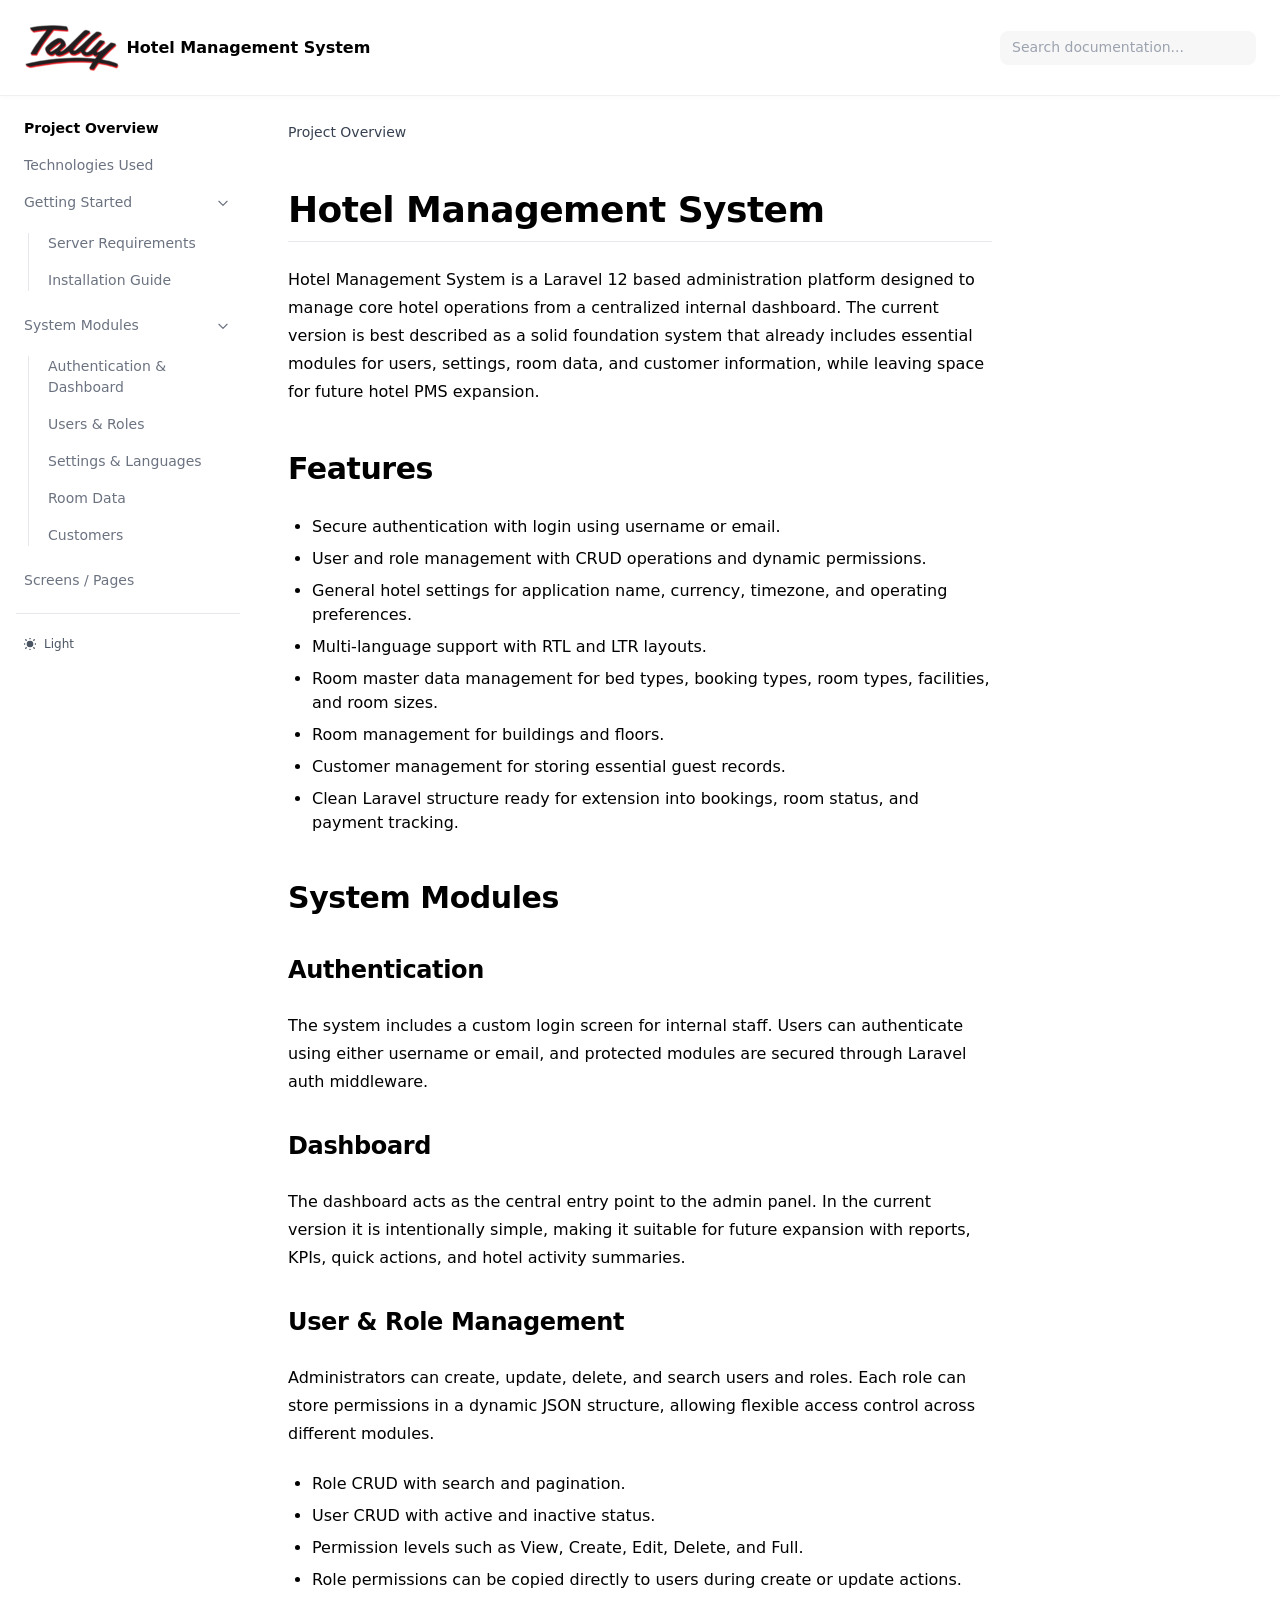
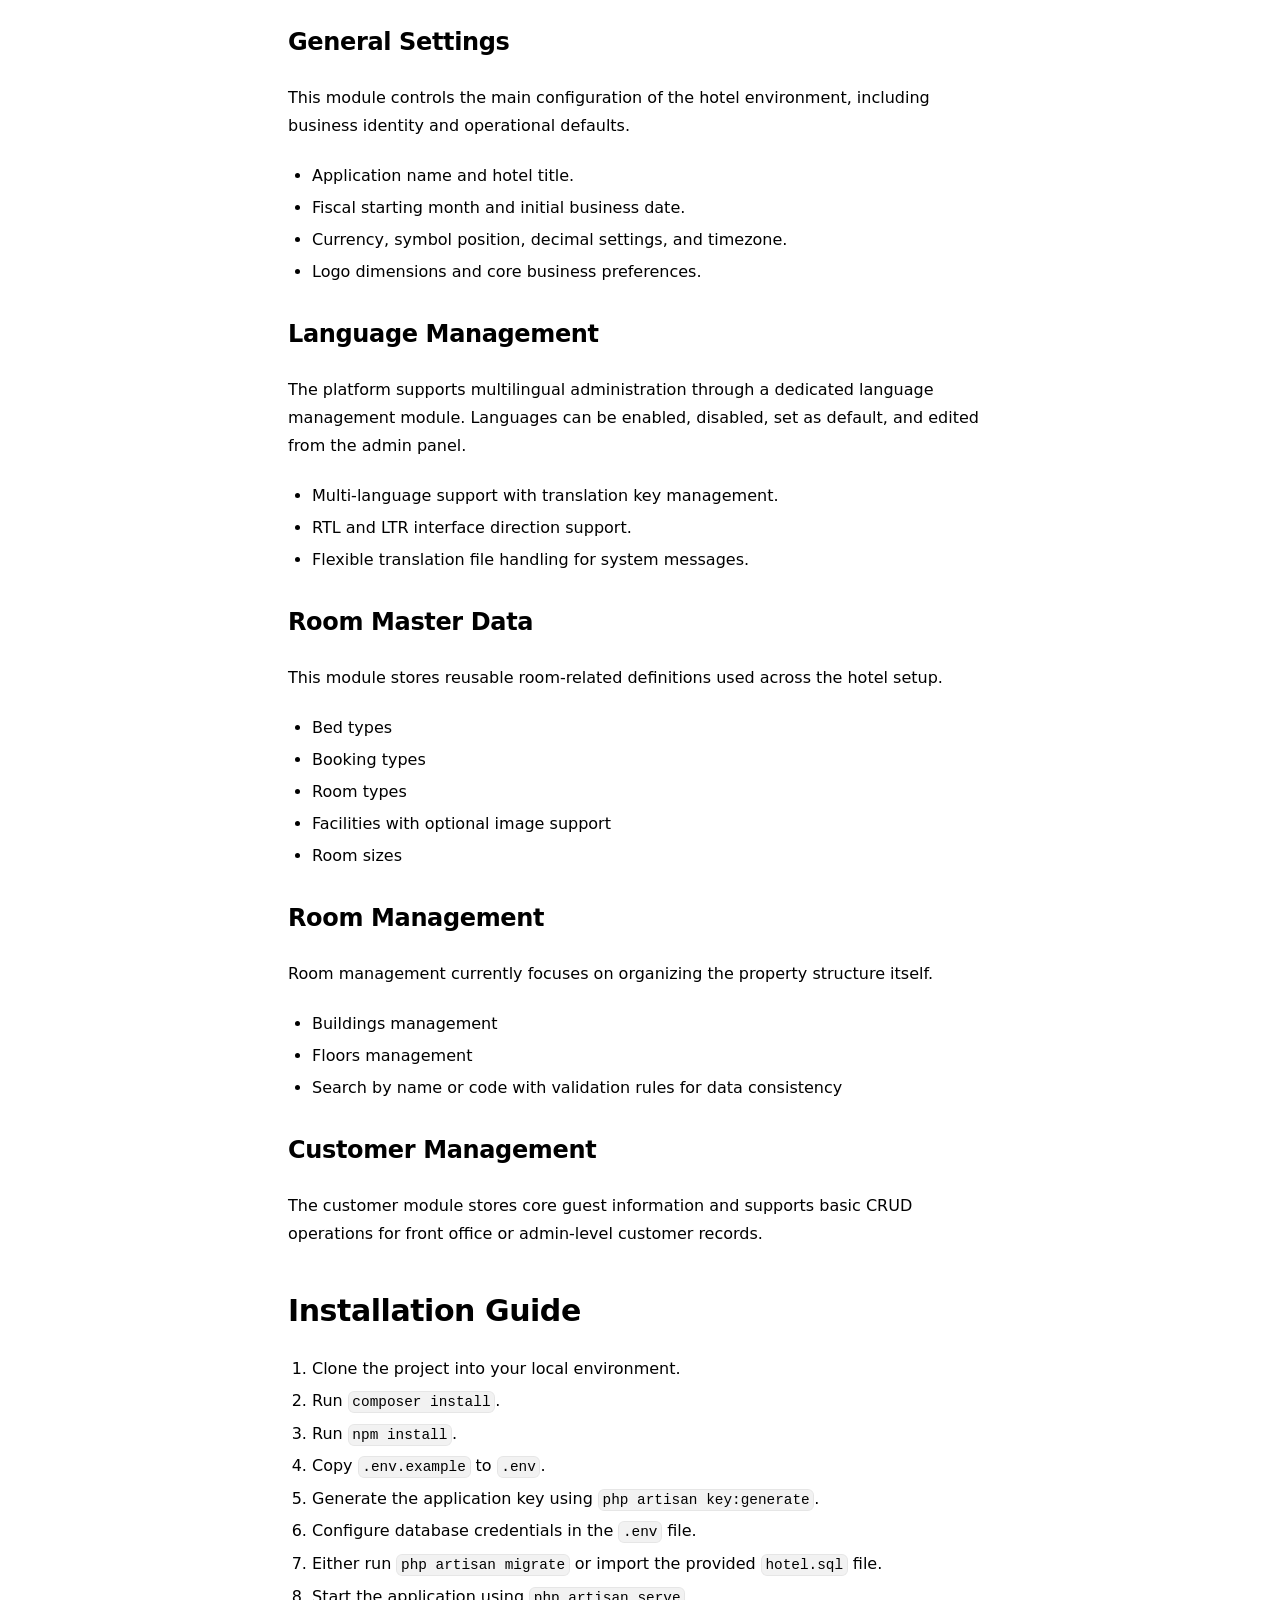
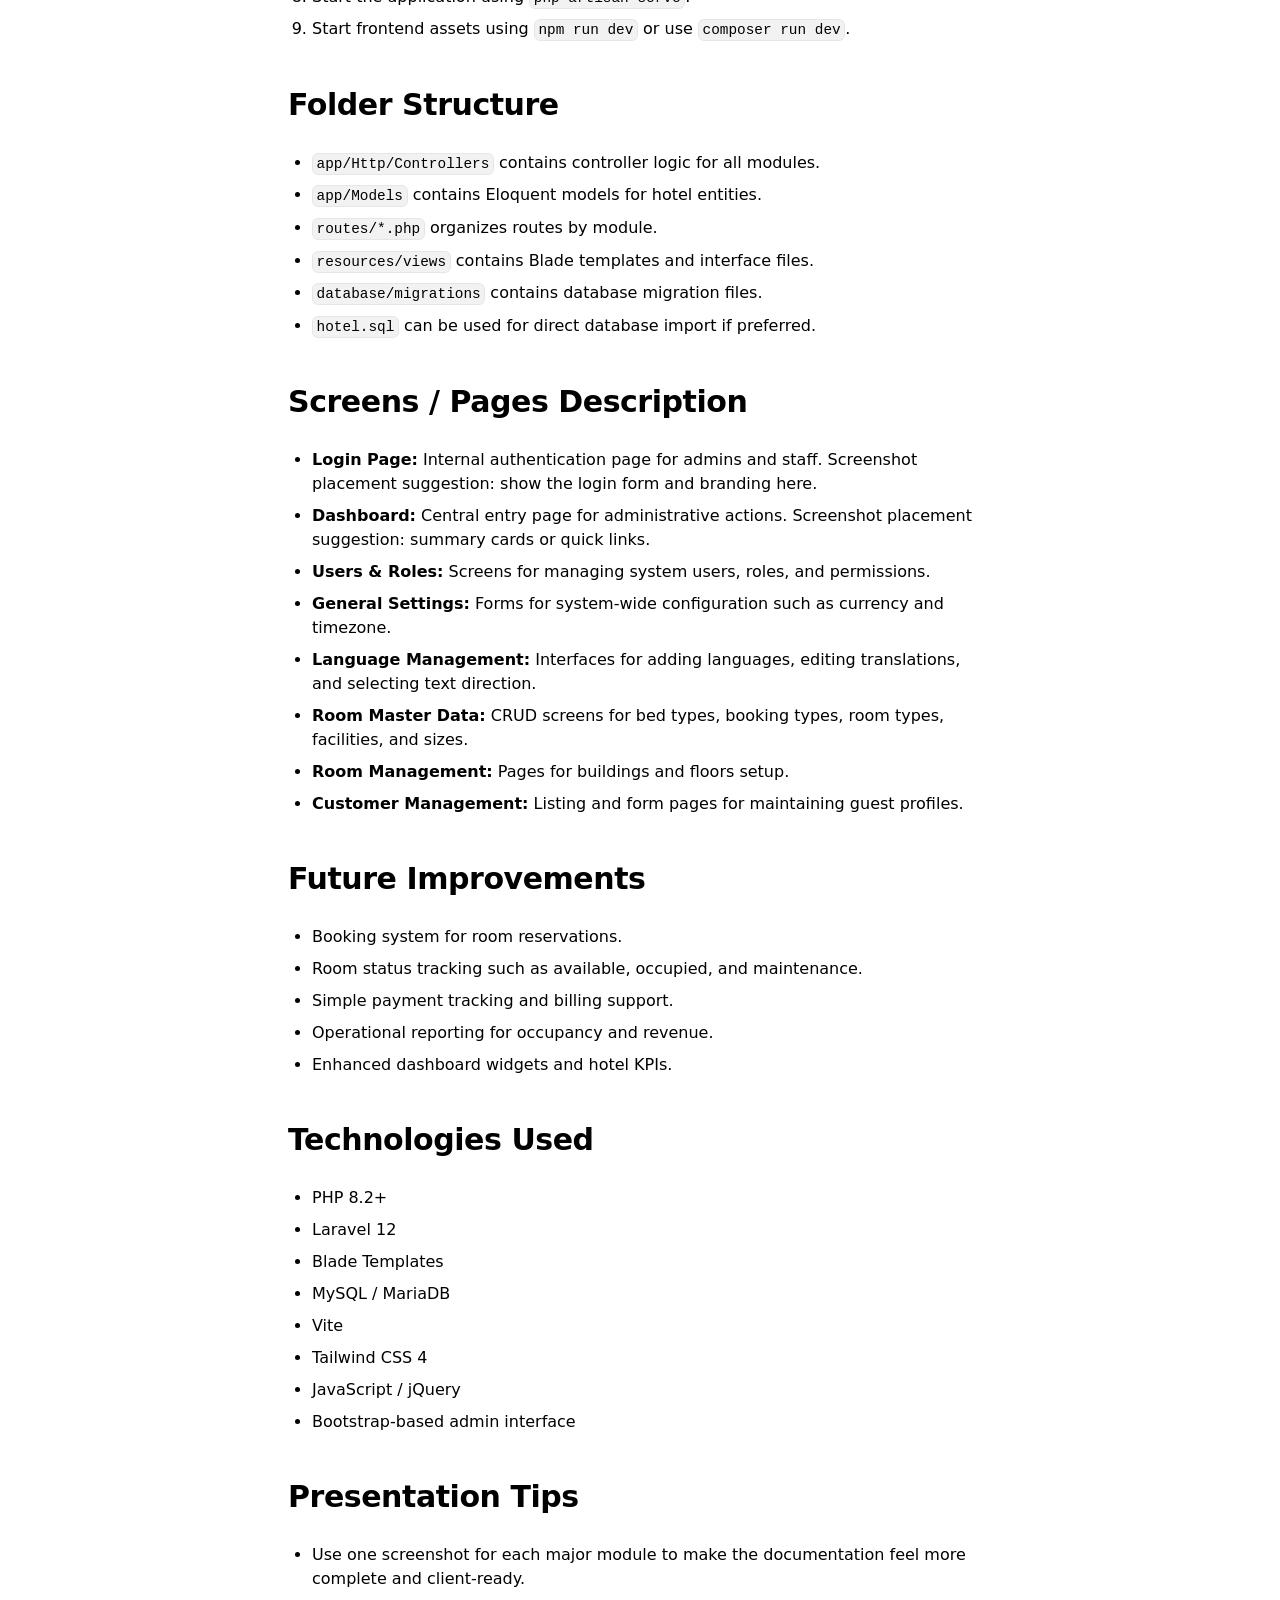
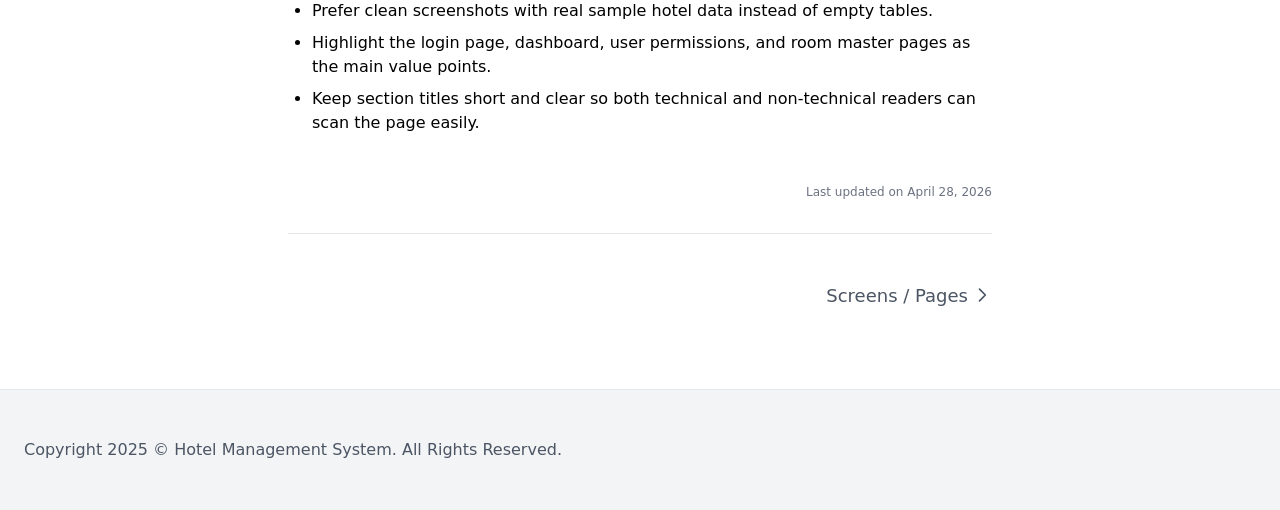
<file: index.html>
<!DOCTYPE html>
<html>

<head>
    <meta charSet="utf-8" />
    <title>Hotel Management System Documentation</title>
    <meta name="robots" content="index,follow" />
    <meta property="og:title" content="Hotel Management System Documentation" />
    <meta name="theme-color" content="#111111" media="(prefers-color-scheme: dark)" />
    <meta name="viewport" content="width=device-width, initial-scale=1.0, viewport-fit=cover" />
    <style>
        :root {
            --tally-primary-hue: 212deg;
            --tally-navbar-height: 4rem;
            --tally-menu-height: 3.75rem;
            --tally-banner-height: 2.5rem;
        }

        .dark {
            --tally-primary-hue: 204deg;
        }
    </style>
    <meta name="msapplication-TileColor" content="#fff"/>
    <meta http-equiv="Content-Language" content="en"/>
    <meta name="description" content="Professional documentation for a Laravel-based Hotel Management System." />
    <meta name="twitter:card" content="summary_large_image"/>
    <meta name="twitter:site" content="@shuding_" />
    <meta property="og:title" content="Hotel Management System Documentation"/>
    <meta property="og:description" content="Professional documentation for a Laravel-based Hotel Management System." />
    <meta name="apple-mobile-web-app-title" content="Hotel Management System"/>
    <meta name="next-head-count" content="15" />
    <link rel="preload" href="./css/first.css" as="style" />
    <link rel="stylesheet" href="./css/second.css" data-n-p="" /><noscript data-n-css=""></noscript>
</head>

<body>
    <div id="__next">
        <script>!function () { try { var d = document.documentElement, c = d.classList; c.remove('light', 'dark'); var e = localStorage.getItem('theme'); if ('system' === e || (!e && true)) { var t = '(prefers-color-scheme: dark)', m = window.matchMedia(t); if (m.media !== t || m.matches) { d.style.colorScheme = 'dark'; c.add('dark') } else { d.style.colorScheme = 'light'; c.add('light') } } else if (e) { c.add(e || '') } if (e === 'light' || e === 'dark') d.style.colorScheme = e } catch (e) { } }()</script>
        <div dir="ltr">
            <script>document.documentElement.setAttribute('dir', 'ltr')</script>
            <div class="tally-nav-container nx-sticky nx-top-0 nx-z-20 nx-w-full nx-bg-transparent">
                <div
                    class="tally-nav-container-blur nx-pointer-events-none nx-absolute nx-z-[-1] nx-h-full nx-w-full nx-bg-white dark:nx-bg-dark nx-shadow-[0_2px_4px_rgba(0,0,0,.02),0_-1px_0_rgba(0,0,0,.06)_inset] dark:nx-shadow-[0_-1px_0_rgba(255,255,255,.1)_inset] contrast-more:nx-shadow-[0_0_0_1px_#000] contrast-more:dark:nx-shadow-[0_0_0_1px_#fff]">
                </div>
                <nav
                    class="nx-mx-auto nx-flex nx-h-[var(--tally-navbar-height)] nx-max-w-[90rem] nx-items-center nx-justify-end nx-gap-2 nx-pl-[max(env(safe-area-inset-left),1.5rem)] nx-pr-[max(env(safe-area-inset-right),1.5rem)]">
                    <a class="nx-flex nx-items-center hover:nx-opacity-75 ltr:nx-mr-auto rtl:nx-ml-auto" href="/"><img
                            src="./img/favicon-96x96.png" /><span
                            style="margin-left:.4em;font-weight:800">Hotel Management System</span></a>
                    <div class="tally-search nx-relative md:nx-w-64 nx-hidden md:nx-inline-block mx-min-w-[200px]">
                        <div
                            class="nx-relative nx-flex nx-items-center nx-text-gray-900 contrast-more:nx-text-gray-800 dark:nx-text-gray-300 contrast-more:dark:nx-text-gray-300">
                            <input spellcheck="false"
                                class="nx-block nx-w-full nx-appearance-none nx-rounded-lg nx-px-3 nx-py-2 nx-transition-colors nx-text-base nx-leading-tight md:nx-text-sm nx-bg-black/[.03] dark:nx-bg-gray-50/10 focus:nx-bg-white dark:focus:nx-bg-dark placeholder:nx-text-gray-400 dark:placeholder:nx-text-gray-500 contrast-more:nx-border contrast-more:nx-border-current"
                                type="search" placeholder="Search documentation..." value="" />
                        </div>
                    </div>

                    <button type="button" aria-label="Menu"
                        class="tally-hamburger -nx-mr-2 nx-rounded nx-p-2 active:nx-bg-gray-400/20 md:nx-hidden"><svg
                            fill="none" width="24" height="24" viewBox="0 0 24 24" stroke="currentColor" class="">
                            <g>
                                <path stroke-linecap="round" stroke-linejoin="round" stroke-width="2" d="M4 6h16">
                                </path>
                            </g>
                            <path stroke-linecap="round" stroke-linejoin="round" stroke-width="2" d="M4 12h16"></path>
                            <g>
                                <path stroke-linecap="round" stroke-linejoin="round" stroke-width="2" d="M4 18h16">
                                </path>
                            </g>
                        </svg>
                    </button>
                </nav>
            </div>
            <div class="nx-mx-auto nx-flex nx-max-w-[90rem]">
                <div class="[transition:background-color_1.5s_ease] motion-reduce:nx-transition-none nx-bg-transparent">
                </div>
                <aside
                    class="tally-sidebar-container nx-flex nx-flex-col md:nx-top-16 md:nx-w-64 md:nx-shrink-0 md:nx-transform-none md:nx-sticky md:nx-self-start [transform:translate3d(0,-100%,0)]">
                    <div
                        class="nx-z-[1] nx-p-4 md:nx-hidden nx-shadow-[0_2px_14px_6px_#fff] dark:nx-shadow-[0_2px_14px_6px_#111] contrast-more:nx-shadow-none dark:contrast-more:nx-shadow-none">
                        <div class="tally-search nx-relative md:nx-w-64">
                            <div
                                class="nx-relative nx-flex nx-items-center nx-text-gray-900 contrast-more:nx-text-gray-800 dark:nx-text-gray-300 contrast-more:dark:nx-text-gray-300">
                                <input spellcheck="false"
                                    class="nx-block nx-w-full nx-appearance-none nx-rounded-lg nx-px-3 nx-py-2 nx-transition-colors nx-text-base nx-leading-tight md:nx-text-sm nx-bg-black/[.03] dark:nx-bg-gray-50/10 focus:nx-bg-white dark:focus:nx-bg-dark placeholder:nx-text-gray-400 dark:placeholder:nx-text-gray-500 contrast-more:nx-border contrast-more:nx-border-current"
                                    type="search" placeholder="Search documentation..." value="" />
                            </div>
                        </div>
                    </div>
                    <div
                        class="tally-scrollbar nx-overflow-y-auto nx-px-4 nx-pb-4 md:nx-pt-4 nx-grow md:nx-h-[calc(100vh-var(--tally-navbar-height)-3.75rem)]">
                        <ul class="nx-flex nx-flex-col nx-gap-1 nx-hidden md:nx-flex">
                            <li class="nx-flex nx-flex-col nx-gap-1 active"><a
                                    class="nx-flex nx-rounded nx-px-2 nx-py-1.5 nx-text-sm nx-transition-colors [word-break:break-word] nx-cursor-pointer [-webkit-tap-highlight-color:transparent] [-webkit-touch-callout:none] contrast-more:nx-border nx-bg-primary-50 nx-font-bold nx-text-primary-500 dark:nx-bg-primary-500/10 contrast-more:nx-border-primary-500 contrast-more:dark:nx-border-primary-500"
                                    href="index.html">Project Overview</a></li>
                            <li class="nx-flex nx-flex-col nx-gap-1"><a
                                    class="nx-flex nx-rounded nx-px-2 nx-py-1.5 nx-text-sm nx-transition-colors [word-break:break-word] nx-cursor-pointer [-webkit-tap-highlight-color:transparent] [-webkit-touch-callout:none] contrast-more:nx-border nx-text-gray-500 hover:nx-bg-gray-100 hover:nx-text-gray-900 dark:nx-text-neutral-500 dark:hover:nx-bg-primary-100/5 dark:hover:nx-text-gray-50 contrast-more:nx-text-gray-900 contrast-more:dark:nx-text-gray-50 contrast-more:nx-border-transparent contrast-more:hover:nx-border-gray-900 contrast-more:dark:hover:nx-border-gray-50"
                                    href="info.html">Technologies Used</a></li>
                            <li class="open"><a
                                    class="nx-items-center nx-justify-between nx-gap-2 nx-flex nx-rounded nx-px-2 nx-py-1.5 nx-text-sm nx-transition-colors [word-break:break-word] nx-cursor-pointer [-webkit-tap-highlight-color:transparent] [-webkit-touch-callout:none] contrast-more:nx-border nx-text-gray-500 hover:nx-bg-gray-100 hover:nx-text-gray-900 dark:nx-text-neutral-500 dark:hover:nx-bg-primary-100/5 dark:hover:nx-text-gray-50 contrast-more:nx-text-gray-900 contrast-more:dark:nx-text-gray-50 contrast-more:nx-border-transparent contrast-more:hover:nx-border-gray-900 contrast-more:dark:hover:nx-border-gray-50">Getting Started<svg fill="none" viewBox="0 0 24 24" stroke="currentColor"
                                        class="nx-h-[18px] nx-min-w-[18px] nx-rounded-sm nx-p-0.5 hover:nx-bg-gray-800/5 dark:hover:nx-bg-gray-100/5">
                                        <path stroke-linecap="round" stroke-linejoin="round" stroke-width="2"
                                            d="M9 5l7 7-7 7"
                                            class="nx-origin-center nx-transition-transform rtl:-nx-rotate-180 ltr:nx-rotate-90 rtl:nx-rotate-[-270deg]">
                                        </path>
                                    </svg></a>
                                <div
                                    class="nx-transform-gpu nx-overflow-hidden nx-transition-all nx-duration-300 nx-ease-in-out motion-reduce:nx-transition-none">
                                    <div class="nx-transform-gpu nx-overflow-hidden nx-p-2 nx-transition-opacity nx-duration-500 nx-ease-in-out motion-reduce:nx-transition-none ltr:nx-pr-0 rtl:nx-pl-0"
                                        style="opacity:1">
                                        <ul
                                            class="nx-flex nx-flex-col nx-gap-1 nx-relative before:nx-absolute before:nx-inset-y-1.5 before:nx-w-px before:nx-bg-gray-200 before:nx-content-[&quot;&quot;] dark:before:nx-bg-neutral-800 ltr:nx-pl-3 ltr:before:nx-left-0 rtl:nx-pr-3 rtl:before:nx-right-0 ltr:nx-ml-1 rtl:nx-mr-1">
                                            <li class="nx-flex nx-flex-col nx-gap-1"><a
                                                    class="nx-flex nx-rounded nx-px-2 nx-py-1.5 nx-text-sm nx-transition-colors [word-break:break-word] nx-cursor-pointer [-webkit-tap-highlight-color:transparent] [-webkit-touch-callout:none] contrast-more:nx-border nx-text-gray-500 hover:nx-bg-gray-100 hover:nx-text-gray-900 dark:nx-text-neutral-500 dark:hover:nx-bg-primary-100/5 dark:hover:nx-text-gray-50 contrast-more:nx-text-gray-900 contrast-more:dark:nx-text-gray-50 contrast-more:nx-border-transparent contrast-more:hover:nx-border-gray-900 contrast-more:dark:hover:nx-border-gray-50"
                                                    href="/install">Server Requirements</a></li>
                                            <li class="nx-flex nx-flex-col nx-gap-1"><a
                                                    class="nx-flex nx-rounded nx-px-2 nx-py-1.5 nx-text-sm nx-transition-colors [word-break:break-word] nx-cursor-pointer [-webkit-tap-highlight-color:transparent] [-webkit-touch-callout:none] contrast-more:nx-border nx-text-gray-500 hover:nx-bg-gray-100 hover:nx-text-gray-900 dark:nx-text-neutral-500 dark:hover:nx-bg-primary-100/5 dark:hover:nx-text-gray-50 contrast-more:nx-text-gray-900 contrast-more:dark:nx-text-gray-50 contrast-more:nx-border-transparent contrast-more:hover:nx-border-gray-900 contrast-more:dark:hover:nx-border-gray-50"
                                                    href="/install/local">Installation Guide</a></li>
                                        </ul>
                                    </div>
                                </div>
                            </li>
                            <li class="open"><a
                                    class="nx-items-center nx-justify-between nx-gap-2 nx-flex nx-rounded nx-px-2 nx-py-1.5 nx-text-sm nx-transition-colors [word-break:break-word] nx-cursor-pointer [-webkit-tap-highlight-color:transparent] [-webkit-touch-callout:none] contrast-more:nx-border nx-text-gray-500 hover:nx-bg-gray-100 hover:nx-text-gray-900 dark:nx-text-neutral-500 dark:hover:nx-bg-primary-100/5 dark:hover:nx-text-gray-50 contrast-more:nx-text-gray-900 contrast-more:dark:nx-text-gray-50 contrast-more:nx-border-transparent contrast-more:hover:nx-border-gray-900 contrast-more:dark:hover:nx-border-gray-50">System Modules<svg fill="none" viewBox="0 0 24 24" stroke="currentColor"
                                        class="nx-h-[18px] nx-min-w-[18px] nx-rounded-sm nx-p-0.5 hover:nx-bg-gray-800/5 dark:hover:nx-bg-gray-100/5">
                                        <path stroke-linecap="round" stroke-linejoin="round" stroke-width="2"
                                            d="M9 5l7 7-7 7"
                                            class="nx-origin-center nx-transition-transform rtl:-nx-rotate-180 ltr:nx-rotate-90 rtl:nx-rotate-[-270deg]">
                                        </path>
                                    </svg></a>
                                <div
                                    class="nx-transform-gpu nx-overflow-hidden nx-transition-all nx-duration-300 nx-ease-in-out motion-reduce:nx-transition-none">
                                    <div class="nx-transform-gpu nx-overflow-hidden nx-p-2 nx-transition-opacity nx-duration-500 nx-ease-in-out motion-reduce:nx-transition-none ltr:nx-pr-0 rtl:nx-pl-0"
                                        style="opacity:1">
                                        <ul
                                            class="nx-flex nx-flex-col nx-gap-1 nx-relative before:nx-absolute before:nx-inset-y-1.5 before:nx-w-px before:nx-bg-gray-200 before:nx-content-[&quot;&quot;] dark:before:nx-bg-neutral-800 ltr:nx-pl-3 ltr:before:nx-left-0 rtl:nx-pr-3 rtl:before:nx-right-0 ltr:nx-ml-1 rtl:nx-mr-1">
                                            <li class="nx-flex nx-flex-col nx-gap-1"><a
                                                    class="nx-flex nx-rounded nx-px-2 nx-py-1.5 nx-text-sm nx-transition-colors [word-break:break-word] nx-cursor-pointer [-webkit-tap-highlight-color:transparent] [-webkit-touch-callout:none] contrast-more:nx-border nx-text-gray-500 hover:nx-bg-gray-100 hover:nx-text-gray-900 dark:nx-text-neutral-500 dark:hover:nx-bg-primary-100/5 dark:hover:nx-text-gray-50 contrast-more:nx-text-gray-900 contrast-more:dark:nx-text-gray-50 contrast-more:nx-border-transparent contrast-more:hover:nx-border-gray-900 contrast-more:dark:hover:nx-border-gray-50"
                                                    href="/dashboard">Authentication & Dashboard</a></li>
                                            <li class="nx-flex nx-flex-col nx-gap-1"><a
                                                    class="nx-flex nx-rounded nx-px-2 nx-py-1.5 nx-text-sm nx-transition-colors [word-break:break-word] nx-cursor-pointer [-webkit-tap-highlight-color:transparent] [-webkit-touch-callout:none] contrast-more:nx-border nx-text-gray-500 hover:nx-bg-gray-100 hover:nx-text-gray-900 dark:nx-text-neutral-500 dark:hover:nx-bg-primary-100/5 dark:hover:nx-text-gray-50 contrast-more:nx-text-gray-900 contrast-more:dark:nx-text-gray-50 contrast-more:nx-border-transparent contrast-more:hover:nx-border-gray-900 contrast-more:dark:hover:nx-border-gray-50"
                                                    href="/user-roles">Users & Roles</a></li>
                                            <li class="nx-flex nx-flex-col nx-gap-1"><a
                                                    class="nx-flex nx-rounded nx-px-2 nx-py-1.5 nx-text-sm nx-transition-colors [word-break:break-word] nx-cursor-pointer [-webkit-tap-highlight-color:transparent] [-webkit-touch-callout:none] contrast-more:nx-border nx-text-gray-500 hover:nx-bg-gray-100 hover:nx-text-gray-900 dark:nx-text-neutral-500 dark:hover:nx-bg-primary-100/5 dark:hover:nx-text-gray-50 contrast-more:nx-text-gray-900 contrast-more:dark:nx-text-gray-50 contrast-more:nx-border-transparent contrast-more:hover:nx-border-gray-900 contrast-more:dark:hover:nx-border-gray-50"
                                                    href="/settings">Settings & Languages</a></li>
                                            <li class="nx-flex nx-flex-col nx-gap-1"><a
                                                    class="nx-flex nx-rounded nx-px-2 nx-py-1.5 nx-text-sm nx-transition-colors [word-break:break-word] nx-cursor-pointer [-webkit-tap-highlight-color:transparent] [-webkit-touch-callout:none] contrast-more:nx-border nx-text-gray-500 hover:nx-bg-gray-100 hover:nx-text-gray-900 dark:nx-text-neutral-500 dark:hover:nx-bg-primary-100/5 dark:hover:nx-text-gray-50 contrast-more:nx-text-gray-900 contrast-more:dark:nx-text-gray-50 contrast-more:nx-border-transparent contrast-more:hover:nx-border-gray-900 contrast-more:dark:hover:nx-border-gray-50"
                                                    href="/room-master">Room Data</a></li>
                                            <li class="nx-flex nx-flex-col nx-gap-1"><a
                                                    class="nx-flex nx-rounded nx-px-2 nx-py-1.5 nx-text-sm nx-transition-colors [word-break:break-word] nx-cursor-pointer [-webkit-tap-highlight-color:transparent] [-webkit-touch-callout:none] contrast-more:nx-border nx-text-gray-500 hover:nx-bg-gray-100 hover:nx-text-gray-900 dark:nx-text-neutral-500 dark:hover:nx-bg-primary-100/5 dark:hover:nx-text-gray-50 contrast-more:nx-text-gray-900 contrast-more:dark:nx-text-gray-50 contrast-more:nx-border-transparent contrast-more:hover:nx-border-gray-900 contrast-more:dark:hover:nx-border-gray-50"
                                                    href="/customers">Customers</a></li>
                                        </ul>
                                    </div>
                                </div>
                            </li>
                            <li class="nx-flex nx-flex-col nx-gap-1"><a
                                    class="nx-flex nx-rounded nx-px-2 nx-py-1.5 nx-text-sm nx-transition-colors [word-break:break-word] nx-cursor-pointer [-webkit-tap-highlight-color:transparent] [-webkit-touch-callout:none] contrast-more:nx-border nx-text-gray-500 hover:nx-bg-gray-100 hover:nx-text-gray-900 dark:nx-text-neutral-500 dark:hover:nx-bg-primary-100/5 dark:hover:nx-text-gray-50 contrast-more:nx-text-gray-900 contrast-more:dark:nx-text-gray-50 contrast-more:nx-border-transparent contrast-more:hover:nx-border-gray-900 contrast-more:dark:hover:nx-border-gray-50"
                                    href="admin.html">Screens / Pages</a></li>
                        </ul>
                    </div>
                    <div
                        class="nx-relative nx-z-[1] nx-mx-4 nx-border-t nx-py-4 nx-shadow-[0_-12px_16px_#fff] nx-flex nx-items-center nx-gap-2 dark:nx-border-neutral-800 dark:nx-shadow-[0_-12px_16px_#111] contrast-more:nx-border-neutral-400 contrast-more:nx-shadow-none contrast-more:dark:nx-shadow-none">
                        <div class="nx-relative"><button title="Change theme"
                                class="nx-h-7 nx-rounded-md nx-px-2 nx-text-left nx-text-xs nx-font-medium nx-text-gray-600 nx-transition-colors dark:nx-text-gray-400 hover:nx-bg-gray-100 hover:nx-text-gray-900 dark:hover:nx-bg-primary-100/5 dark:hover:nx-text-gray-50"
                                id="headlessui-listbox-button-:Rlsr6:" type="button" aria-haspopup="true"
                                aria-expanded="false" data-headlessui-state="">
                                <div class="nx-flex nx-items-center nx-gap-2 nx-capitalize"><svg fill="none"
                                        viewBox="3 3 18 18" width="12" height="12" stroke="currentColor">
                                        <path stroke-linecap="round" stroke-linejoin="round" stroke-width="2"
                                            fill="currentColor"
                                            d="M12 3v1m0 16v1m9-9h-1M4 12H3m15.364 6.364l-.707-.707M6.343 6.343l-.707-.707m12.728 0l-.707.707M6.343 17.657l-.707.707M16 12a4 4 0 11-8 0 4 4 0 018 0z">
                                        </path>
                                    </svg><span class="">light</span></div>
                            </button></div>
                    </div>
                </aside>
                <div class="tally-toc nx-order-last nx-hidden nx-w-64 nx-shrink-0 xl:nx-block nx-px-4">
                    <div
                        class="tally-scrollbar nx-sticky nx-top-16 nx-overflow-y-auto nx-pr-4 nx-pt-8 nx-text-sm [hyphens:auto] nx-max-h-[calc(100vh-var(--tally-navbar-height)-env(safe-area-inset-bottom))] ltr:-nx-mr-4 rtl:-nx-ml-4">
                        <div
                            class="nx-sticky nx-bottom-0 nx-flex nx-flex-col nx-items-start nx-gap-2 nx-pb-8 dark:nx-border-neutral-800 contrast-more:nx-border-t contrast-more:nx-border-neutral-400 contrast-more:nx-shadow-none contrast-more:dark:nx-border-neutral-400">
                            <a class="nx-text-xs nx-font-medium nx-text-gray-500 hover:nx-text-gray-900 dark:nx-text-gray-400 dark:hover:nx-text-gray-100 contrast-more:nx-text-gray-800 contrast-more:dark:nx-text-gray-50"
                                href="#"></a>
                        </div>
                    </div>
                </div>
                <div id="reach-skip-nav" data-reach-skip-nav-content=""></div>
                <article
                    class="nx-flex nx-min-h-[calc(100vh-4rem)] nx-w-full nx-min-w-0 nx-max-w-full nx-justify-center nx-pb-8 nx-pr-[calc(env(safe-area-inset-right)-1.5rem)]">
                    <main class="nx-w-full nx-min-w-0 nx-max-w-4xl nx-px-6 nx-pt-4 md:nx-px-8">
                        <ul
                            class="tally-breadcrumb nx-mt-2.5 nx-flex nx-items-center nx-gap-1 nx-overflow-hidden nx-text-sm nx-text-gray-500 contrast-more:nx-text-current">
                            <li class="nx-whitespace-nowrap nx-transition-colors nx-font-medium nx-text-gray-700 contrast-more:nx-font-bold contrast-more:nx-text-current dark:nx-text-gray-400 contrast-more:dark:nx-text-current"
                                title="Project Overview">Project Overview</li>
                        </ul>
                        <div>
                            <h1
                                class="nx-font-semibold nx-tracking-tight nx-mt-10 nx-border-b nx-pb-1 nx-text-4xl contrast-more:nx-border-neutral-400 dark:nx-border-primary-100/10 contrast-more:dark:nx-border-neutral-400">
                                Hotel Management System<span
                                    class="nx-absolute -nx-mt-20"></span><a href="#undefined"
                                    class="subheading-anchor"></a></h1>

                            <p class="nx-mt-6 nx-leading-7 first:nx-mt-0">
                                Hotel Management System is a Laravel 12 based administration platform designed to manage
                                core hotel operations from a centralized internal dashboard. The current version is best
                                described as a solid foundation system that already includes essential modules for users,
                                settings, room data, and customer information, while leaving space for future hotel PMS
                                expansion.
                            </p>

                            <h2 class="nx-font-semibold nx-tracking-tight nx-mt-10 nx-text-3xl">Features<span
                                    class="nx-absolute -nx-mt-20"></span><a href="#undefined"
                                    class="subheading-anchor"></a></h2>
                            <ul class="nx-mt-6 nx-list-disc first:nx-mt-0 ltr:nx-ml-6 rtl:nx-mr-6">
                                <li class="nx-my-2">Secure authentication with login using username or email.</li>
                                <li class="nx-my-2">User and role management with CRUD operations and dynamic permissions.</li>
                                <li class="nx-my-2">General hotel settings for application name, currency, timezone, and operating preferences.</li>
                                <li class="nx-my-2">Multi-language support with RTL and LTR layouts.</li>
                                <li class="nx-my-2">Room master data management for bed types, booking types, room types, facilities, and room sizes.</li>
                                <li class="nx-my-2">Room management for buildings and floors.</li>
                                <li class="nx-my-2">Customer management for storing essential guest records.</li>
                                <li class="nx-my-2">Clean Laravel structure ready for extension into bookings, room status, and payment tracking.</li>
                            </ul>

                            <h2 class="nx-font-semibold nx-tracking-tight nx-mt-10 nx-text-3xl">System Modules<span
                                    class="nx-absolute -nx-mt-20"></span><a href="#undefined"
                                    class="subheading-anchor"></a></h2>

                            <h3 class="nx-font-semibold nx-tracking-tight nx-mt-8 nx-text-2xl">Authentication</h3>
                            <p class="nx-mt-6 nx-leading-7 first:nx-mt-0">
                                The system includes a custom login screen for internal staff. Users can authenticate
                                using either username or email, and protected modules are secured through Laravel auth
                                middleware.
                            </p>

                            <h3 class="nx-font-semibold nx-tracking-tight nx-mt-8 nx-text-2xl">Dashboard</h3>
                            <p class="nx-mt-6 nx-leading-7 first:nx-mt-0">
                                The dashboard acts as the central entry point to the admin panel. In the current version
                                it is intentionally simple, making it suitable for future expansion with reports, KPIs,
                                quick actions, and hotel activity summaries.
                            </p>

                            <h3 class="nx-font-semibold nx-tracking-tight nx-mt-8 nx-text-2xl">User &amp; Role Management</h3>
                            <p class="nx-mt-6 nx-leading-7 first:nx-mt-0">
                                Administrators can create, update, delete, and search users and roles. Each role can
                                store permissions in a dynamic JSON structure, allowing flexible access control across
                                different modules.
                            </p>
                            <ul class="nx-mt-6 nx-list-disc first:nx-mt-0 ltr:nx-ml-6 rtl:nx-mr-6">
                                <li class="nx-my-2">Role CRUD with search and pagination.</li>
                                <li class="nx-my-2">User CRUD with active and inactive status.</li>
                                <li class="nx-my-2">Permission levels such as View, Create, Edit, Delete, and Full.</li>
                                <li class="nx-my-2">Role permissions can be copied directly to users during create or update actions.</li>
                            </ul>

                            <h3 class="nx-font-semibold nx-tracking-tight nx-mt-8 nx-text-2xl">General Settings</h3>
                            <p class="nx-mt-6 nx-leading-7 first:nx-mt-0">
                                This module controls the main configuration of the hotel environment, including business
                                identity and operational defaults.
                            </p>
                            <ul class="nx-mt-6 nx-list-disc first:nx-mt-0 ltr:nx-ml-6 rtl:nx-mr-6">
                                <li class="nx-my-2">Application name and hotel title.</li>
                                <li class="nx-my-2">Fiscal starting month and initial business date.</li>
                                <li class="nx-my-2">Currency, symbol position, decimal settings, and timezone.</li>
                                <li class="nx-my-2">Logo dimensions and core business preferences.</li>
                            </ul>

                            <h3 class="nx-font-semibold nx-tracking-tight nx-mt-8 nx-text-2xl">Language Management</h3>
                            <p class="nx-mt-6 nx-leading-7 first:nx-mt-0">
                                The platform supports multilingual administration through a dedicated language management
                                module. Languages can be enabled, disabled, set as default, and edited from the admin panel.
                            </p>
                            <ul class="nx-mt-6 nx-list-disc first:nx-mt-0 ltr:nx-ml-6 rtl:nx-mr-6">
                                <li class="nx-my-2">Multi-language support with translation key management.</li>
                                <li class="nx-my-2">RTL and LTR interface direction support.</li>
                                <li class="nx-my-2">Flexible translation file handling for system messages.</li>
                            </ul>

                            <h3 class="nx-font-semibold nx-tracking-tight nx-mt-8 nx-text-2xl">Room Master Data</h3>
                            <p class="nx-mt-6 nx-leading-7 first:nx-mt-0">
                                This module stores reusable room-related definitions used across the hotel setup.
                            </p>
                            <ul class="nx-mt-6 nx-list-disc first:nx-mt-0 ltr:nx-ml-6 rtl:nx-mr-6">
                                <li class="nx-my-2">Bed types</li>
                                <li class="nx-my-2">Booking types</li>
                                <li class="nx-my-2">Room types</li>
                                <li class="nx-my-2">Facilities with optional image support</li>
                                <li class="nx-my-2">Room sizes</li>
                            </ul>

                            <h3 class="nx-font-semibold nx-tracking-tight nx-mt-8 nx-text-2xl">Room Management</h3>
                            <p class="nx-mt-6 nx-leading-7 first:nx-mt-0">
                                Room management currently focuses on organizing the property structure itself.
                            </p>
                            <ul class="nx-mt-6 nx-list-disc first:nx-mt-0 ltr:nx-ml-6 rtl:nx-mr-6">
                                <li class="nx-my-2">Buildings management</li>
                                <li class="nx-my-2">Floors management</li>
                                <li class="nx-my-2">Search by name or code with validation rules for data consistency</li>
                            </ul>

                            <h3 class="nx-font-semibold nx-tracking-tight nx-mt-8 nx-text-2xl">Customer Management</h3>
                            <p class="nx-mt-6 nx-leading-7 first:nx-mt-0">
                                The customer module stores core guest information and supports basic CRUD operations for
                                front office or admin-level customer records.
                            </p>

                            <h2 class="nx-font-semibold nx-tracking-tight nx-mt-10 nx-text-3xl">Installation Guide<span
                                    class="nx-absolute -nx-mt-20"></span><a href="#undefined"
                                    class="subheading-anchor"></a></h2>
                            <ol class="nx-mt-6 nx-list-decimal first:nx-mt-0 ltr:nx-ml-6 rtl:nx-mr-6">
                                <li class="nx-my-2">Clone the project into your local environment.</li>
                                <li class="nx-my-2">Run <code class="nx-border-black/5 nx-bg-black/5 nx-break-words nx-rounded-md nx-border nx-py-0.5 nx-px-[.25em] nx-text-[.9em] dark:nx-border-white/10 dark:nx-bg-white/10" dir="ltr">composer install</code>.</li>
                                <li class="nx-my-2">Run <code class="nx-border-black/5 nx-bg-black/5 nx-break-words nx-rounded-md nx-border nx-py-0.5 nx-px-[.25em] nx-text-[.9em] dark:nx-border-white/10 dark:nx-bg-white/10" dir="ltr">npm install</code>.</li>
                                <li class="nx-my-2">Copy <code class="nx-border-black/5 nx-bg-black/5 nx-break-words nx-rounded-md nx-border nx-py-0.5 nx-px-[.25em] nx-text-[.9em] dark:nx-border-white/10 dark:nx-bg-white/10" dir="ltr">.env.example</code> to <code class="nx-border-black/5 nx-bg-black/5 nx-break-words nx-rounded-md nx-border nx-py-0.5 nx-px-[.25em] nx-text-[.9em] dark:nx-border-white/10 dark:nx-bg-white/10" dir="ltr">.env</code>.</li>
                                <li class="nx-my-2">Generate the application key using <code class="nx-border-black/5 nx-bg-black/5 nx-break-words nx-rounded-md nx-border nx-py-0.5 nx-px-[.25em] nx-text-[.9em] dark:nx-border-white/10 dark:nx-bg-white/10" dir="ltr">php artisan key:generate</code>.</li>
                                <li class="nx-my-2">Configure database credentials in the <code class="nx-border-black/5 nx-bg-black/5 nx-break-words nx-rounded-md nx-border nx-py-0.5 nx-px-[.25em] nx-text-[.9em] dark:nx-border-white/10 dark:nx-bg-white/10" dir="ltr">.env</code> file.</li>
                                <li class="nx-my-2">Either run <code class="nx-border-black/5 nx-bg-black/5 nx-break-words nx-rounded-md nx-border nx-py-0.5 nx-px-[.25em] nx-text-[.9em] dark:nx-border-white/10 dark:nx-bg-white/10" dir="ltr">php artisan migrate</code> or import the provided <code class="nx-border-black/5 nx-bg-black/5 nx-break-words nx-rounded-md nx-border nx-py-0.5 nx-px-[.25em] nx-text-[.9em] dark:nx-border-white/10 dark:nx-bg-white/10" dir="ltr">hotel.sql</code> file.</li>
                                <li class="nx-my-2">Start the application using <code class="nx-border-black/5 nx-bg-black/5 nx-break-words nx-rounded-md nx-border nx-py-0.5 nx-px-[.25em] nx-text-[.9em] dark:nx-border-white/10 dark:nx-bg-white/10" dir="ltr">php artisan serve</code>.</li>
                                <li class="nx-my-2">Start frontend assets using <code class="nx-border-black/5 nx-bg-black/5 nx-break-words nx-rounded-md nx-border nx-py-0.5 nx-px-[.25em] nx-text-[.9em] dark:nx-border-white/10 dark:nx-bg-white/10" dir="ltr">npm run dev</code> or use <code class="nx-border-black/5 nx-bg-black/5 nx-break-words nx-rounded-md nx-border nx-py-0.5 nx-px-[.25em] nx-text-[.9em] dark:nx-border-white/10 dark:nx-bg-white/10" dir="ltr">composer run dev</code>.</li>
                            </ol>

                            <h2 class="nx-font-semibold nx-tracking-tight nx-mt-10 nx-text-3xl">Folder Structure<span
                                    class="nx-absolute -nx-mt-20"></span><a href="#undefined"
                                    class="subheading-anchor"></a></h2>
                            <ul class="nx-mt-6 nx-list-disc first:nx-mt-0 ltr:nx-ml-6 rtl:nx-mr-6">
                                <li class="nx-my-2"><code class="nx-border-black/5 nx-bg-black/5 nx-break-words nx-rounded-md nx-border nx-py-0.5 nx-px-[.25em] nx-text-[.9em] dark:nx-border-white/10 dark:nx-bg-white/10" dir="ltr">app/Http/Controllers</code> contains controller logic for all modules.</li>
                                <li class="nx-my-2"><code class="nx-border-black/5 nx-bg-black/5 nx-break-words nx-rounded-md nx-border nx-py-0.5 nx-px-[.25em] nx-text-[.9em] dark:nx-border-white/10 dark:nx-bg-white/10" dir="ltr">app/Models</code> contains Eloquent models for hotel entities.</li>
                                <li class="nx-my-2"><code class="nx-border-black/5 nx-bg-black/5 nx-break-words nx-rounded-md nx-border nx-py-0.5 nx-px-[.25em] nx-text-[.9em] dark:nx-border-white/10 dark:nx-bg-white/10" dir="ltr">routes/*.php</code> organizes routes by module.</li>
                                <li class="nx-my-2"><code class="nx-border-black/5 nx-bg-black/5 nx-break-words nx-rounded-md nx-border nx-py-0.5 nx-px-[.25em] nx-text-[.9em] dark:nx-border-white/10 dark:nx-bg-white/10" dir="ltr">resources/views</code> contains Blade templates and interface files.</li>
                                <li class="nx-my-2"><code class="nx-border-black/5 nx-bg-black/5 nx-break-words nx-rounded-md nx-border nx-py-0.5 nx-px-[.25em] nx-text-[.9em] dark:nx-border-white/10 dark:nx-bg-white/10" dir="ltr">database/migrations</code> contains database migration files.</li>
                                <li class="nx-my-2"><code class="nx-border-black/5 nx-bg-black/5 nx-break-words nx-rounded-md nx-border nx-py-0.5 nx-px-[.25em] nx-text-[.9em] dark:nx-border-white/10 dark:nx-bg-white/10" dir="ltr">hotel.sql</code> can be used for direct database import if preferred.</li>
                            </ul>

                            <h2 class="nx-font-semibold nx-tracking-tight nx-mt-10 nx-text-3xl">Screens / Pages Description<span
                                    class="nx-absolute -nx-mt-20"></span><a href="#undefined"
                                    class="subheading-anchor"></a></h2>
                            <ul class="nx-mt-6 nx-list-disc first:nx-mt-0 ltr:nx-ml-6 rtl:nx-mr-6">
                                <li class="nx-my-2"><strong>Login Page:</strong> Internal authentication page for admins and staff. Screenshot placement suggestion: show the login form and branding here.</li>
                                <li class="nx-my-2"><strong>Dashboard:</strong> Central entry page for administrative actions. Screenshot placement suggestion: summary cards or quick links.</li>
                                <li class="nx-my-2"><strong>Users &amp; Roles:</strong> Screens for managing system users, roles, and permissions.</li>
                                <li class="nx-my-2"><strong>General Settings:</strong> Forms for system-wide configuration such as currency and timezone.</li>
                                <li class="nx-my-2"><strong>Language Management:</strong> Interfaces for adding languages, editing translations, and selecting text direction.</li>
                                <li class="nx-my-2"><strong>Room Master Data:</strong> CRUD screens for bed types, booking types, room types, facilities, and sizes.</li>
                                <li class="nx-my-2"><strong>Room Management:</strong> Pages for buildings and floors setup.</li>
                                <li class="nx-my-2"><strong>Customer Management:</strong> Listing and form pages for maintaining guest profiles.</li>
                            </ul>

                            <h2 class="nx-font-semibold nx-tracking-tight nx-mt-10 nx-text-3xl">Future Improvements<span
                                    class="nx-absolute -nx-mt-20"></span><a href="#undefined"
                                    class="subheading-anchor"></a></h2>
                            <ul class="nx-mt-6 nx-list-disc first:nx-mt-0 ltr:nx-ml-6 rtl:nx-mr-6">
                                <li class="nx-my-2">Booking system for room reservations.</li>
                                <li class="nx-my-2">Room status tracking such as available, occupied, and maintenance.</li>
                                <li class="nx-my-2">Simple payment tracking and billing support.</li>
                                <li class="nx-my-2">Operational reporting for occupancy and revenue.</li>
                                <li class="nx-my-2">Enhanced dashboard widgets and hotel KPIs.</li>
                            </ul>

                            <h2 class="nx-font-semibold nx-tracking-tight nx-mt-10 nx-text-3xl">Technologies Used<span
                                    class="nx-absolute -nx-mt-20"></span><a href="#undefined"
                                    class="subheading-anchor"></a></h2>
                            <ul class="nx-mt-6 nx-list-disc first:nx-mt-0 ltr:nx-ml-6 rtl:nx-mr-6">
                                <li class="nx-my-2">PHP 8.2+</li>
                                <li class="nx-my-2">Laravel 12</li>
                                <li class="nx-my-2">Blade Templates</li>
                                <li class="nx-my-2">MySQL / MariaDB</li>
                                <li class="nx-my-2">Vite</li>
                                <li class="nx-my-2">Tailwind CSS 4</li>
                                <li class="nx-my-2">JavaScript / jQuery</li>
                                <li class="nx-my-2">Bootstrap-based admin interface</li>
                            </ul>

                            <h2 class="nx-font-semibold nx-tracking-tight nx-mt-10 nx-text-3xl">Presentation Tips<span
                                    class="nx-absolute -nx-mt-20"></span><a href="#undefined"
                                    class="subheading-anchor"></a></h2>
                            <ul class="nx-mt-6 nx-list-disc first:nx-mt-0 ltr:nx-ml-6 rtl:nx-mr-6">
                                <li class="nx-my-2">Use one screenshot for each major module to make the documentation feel more complete and client-ready.</li>
                                <li class="nx-my-2">Prefer clean screenshots with real sample hotel data instead of empty tables.</li>
                                <li class="nx-my-2">Highlight the login page, dashboard, user permissions, and room master pages as the main value points.</li>
                                <li class="nx-my-2">Keep section titles short and clear so both technical and non-technical readers can scan the page easily.</li>
                            </ul>
                        </div>
                        <div
                            class="nx-mt-12 nx-mb-8 nx-block nx-text-xs nx-text-gray-500 ltr:nx-text-right rtl:nx-text-left dark:nx-text-gray-400">
                            Last updated on<!-- --> <!-- -->April 28, 2026</div>
                        <div
                            class="nx-mb-8 nx-flex nx-items-center nx-border-t nx-pt-8 dark:nx-border-neutral-800 contrast-more:nx-border-neutral-400 dark:contrast-more:nx-border-neutral-400">
                            <a title="Screens / Pages"
                                class="nx-flex nx-max-w-[50%] nx-items-center nx-gap-1 nx-py-4 nx-text-base nx-font-medium nx-text-gray-600 nx-transition-colors [word-break:break-word] hover:nx-text-primary-500 dark:nx-text-gray-300 md:nx-text-lg ltr:nx-ml-auto ltr:nx-pl-4 ltr:nx-text-right rtl:nx-mr-auto rtl:nx-pr-4 rtl:nx-text-left"
                                href="admin.html">Screens / Pages<svg fill="none" viewBox="0 0 24 24"
                                    stroke="currentColor" class="nx-inline nx-h-5 nx-shrink-0 rtl:nx-rotate-180">
                                    <path stroke-linecap="round" stroke-linejoin="round" stroke-width="2"
                                        d="M9 5l7 7-7 7"></path>
                                </svg></a>
                        </div>
                    </main>
                </article>
            </div>
            <footer class="nx-bg-gray-100 nx-pb-[env(safe-area-inset-bottom)] dark:nx-bg-neutral-900">
                <div class="nx-mx-auto nx-flex nx-max-w-[90rem] nx-gap-2 nx-py-2 nx-px-4 nx-hidden">
                    <div class="nx-relative"><button title="Change theme"
                            class="nx-h-7 nx-rounded-md nx-px-2 nx-text-left nx-text-xs nx-font-medium nx-text-gray-600 nx-transition-colors dark:nx-text-gray-400 hover:nx-bg-gray-100 hover:nx-text-gray-900 dark:hover:nx-bg-primary-100/5 dark:hover:nx-text-gray-50"
                            id="headlessui-listbox-button-:Rkt6:" type="button" aria-haspopup="true"
                            aria-expanded="false" data-headlessui-state="">
                            <div class="nx-flex nx-items-center nx-gap-2 nx-capitalize"><svg fill="none"
                                    viewBox="3 3 18 18" width="12" height="12" stroke="currentColor">
                                    <path stroke-linecap="round" stroke-linejoin="round" stroke-width="2"
                                        fill="currentColor"
                                        d="M12 3v1m0 16v1m9-9h-1M4 12H3m15.364 6.364l-.707-.707M6.343 6.343l-.707-.707m12.728 0l-.707.707M6.343 17.657l-.707.707M16 12a4 4 0 11-8 0 4 4 0 018 0z">
                                    </path>
                                </svg><span class="">light</span></div>
                        </button></div>
                </div>
                <hr class="dark:nx-border-neutral-800" />
                <div
                    class="nx-mx-auto nx-flex nx-max-w-[90rem] nx-justify-center nx-py-12 nx-text-gray-600 dark:nx-text-gray-400 md:nx-justify-start nx-pl-[max(env(safe-area-inset-left),1.5rem)] nx-pr-[max(env(safe-area-inset-right),1.5rem)]">
                    <span>Copyright <!-- -->2025<!-- --> ©<!-- --> <a href="#"
                            target="_blank">Hotel Management System</a>. All Rights Reserved.</span>
                </div>
            </footer>
        </div>
    </div>
</body>

</html>
</file>
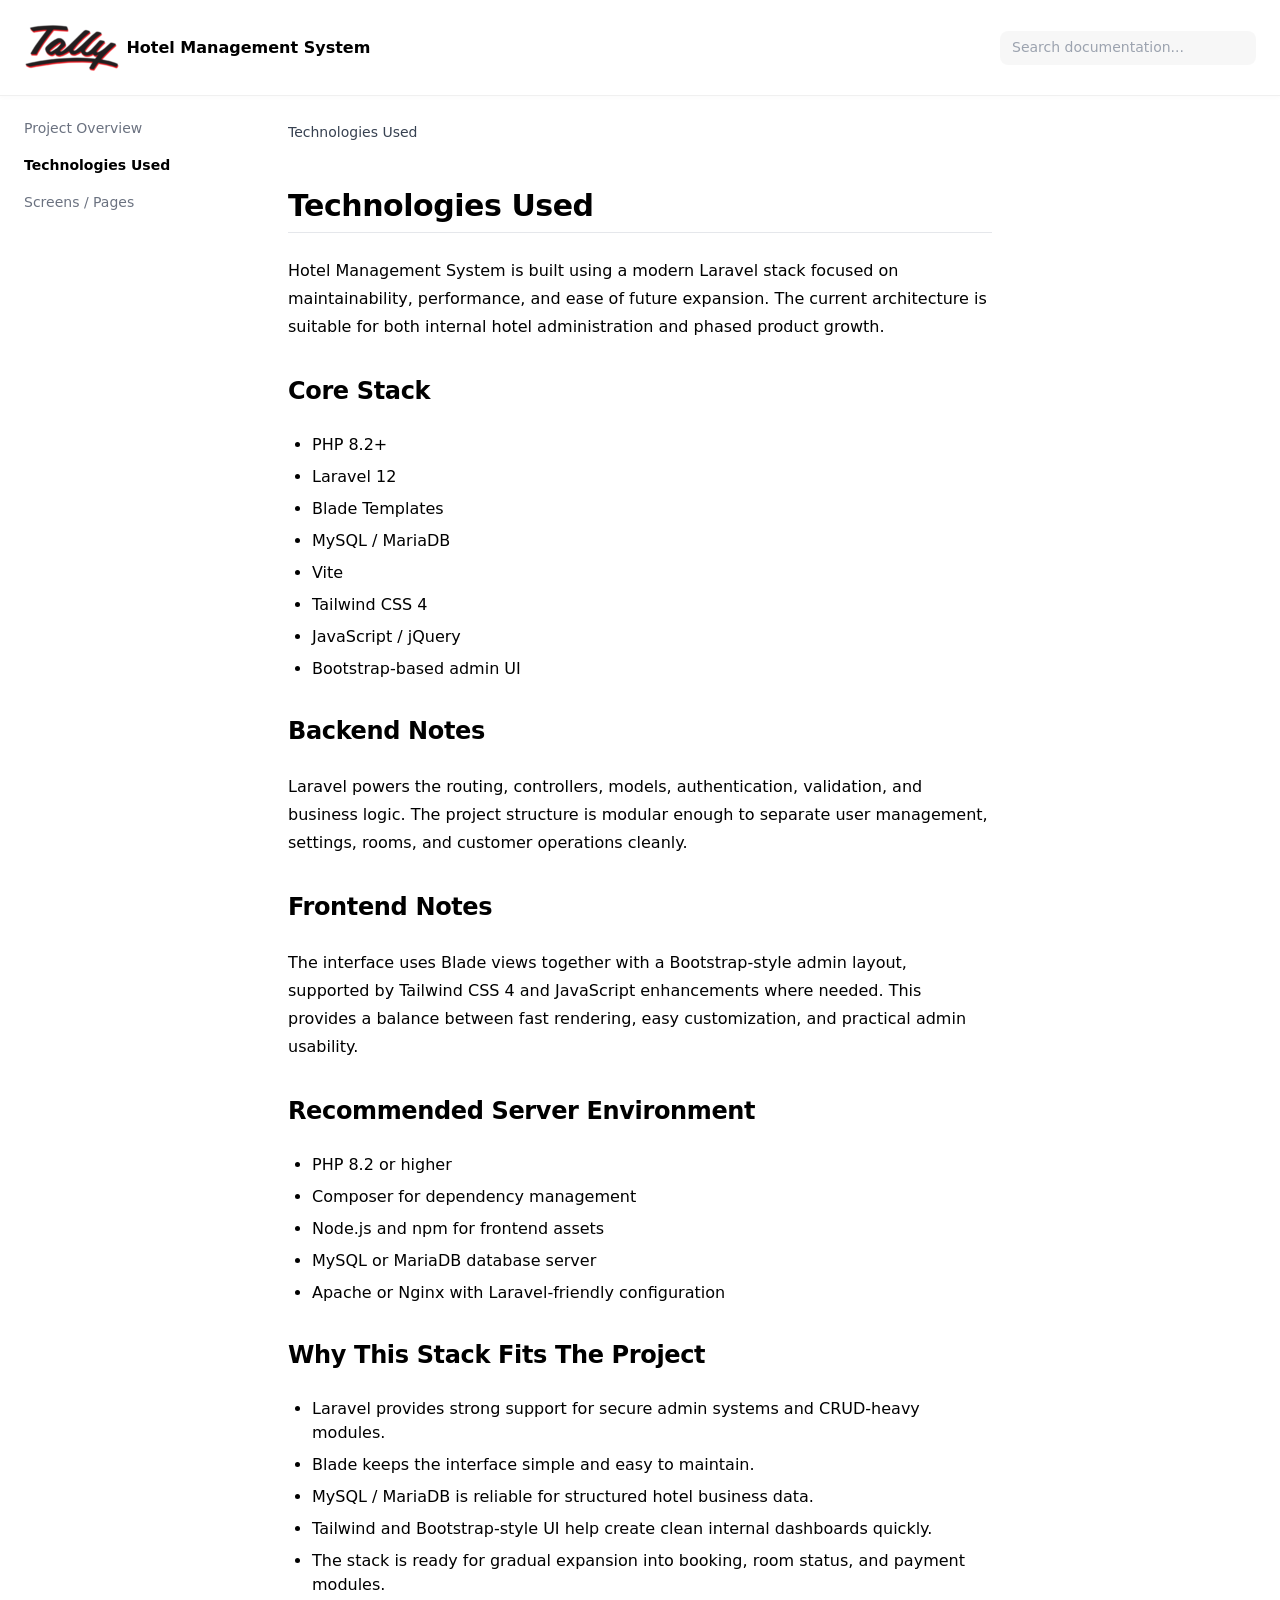
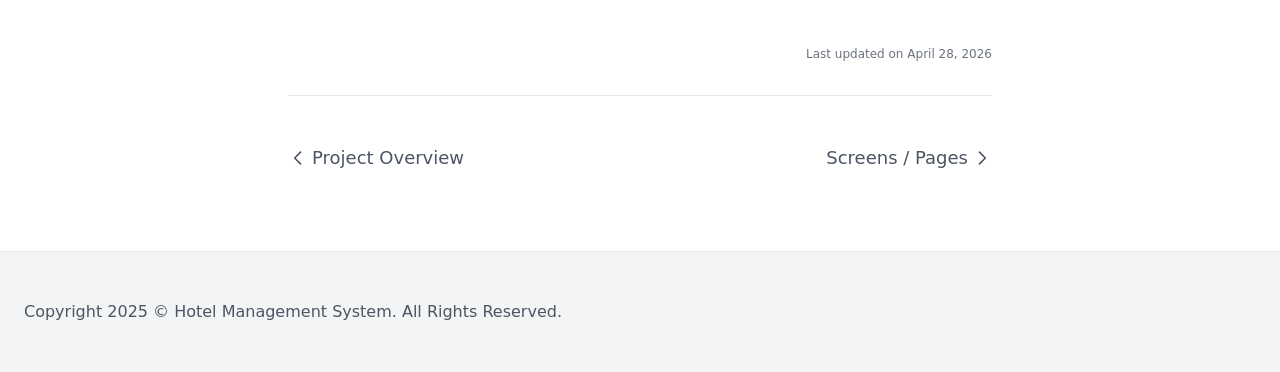
<file: info.html>
<!DOCTYPE html>
<html>

<head>
    <meta charSet="utf-8" />
    <title>Technologies Used - Hotel Management System</title>
    <meta name="robots" content="index,follow" />
    <meta property="og:title" content="Technologies Used - Hotel Management System" />
    <meta name="theme-color" content="#111111" media="(prefers-color-scheme: dark)" />
    <meta name="viewport" content="width=device-width, initial-scale=1.0, viewport-fit=cover" />
    <style>
        :root {
            --tally-primary-hue: 212deg;
            --tally-navbar-height: 4rem;
            --tally-menu-height: 3.75rem;
            --tally-banner-height: 2.5rem;
        }

        .dark {
            --tally-primary-hue: 204deg;
        }
    </style>
    <meta name="msapplication-TileColor" content="#fff" />
    <meta http-equiv="Content-Language" content="en" />
    <meta name="description" content="Technologies and requirements used in Hotel Management System." />
    <meta name="twitter:card" content="summary_large_image" />
    <meta name="twitter:site" content="@shuding_" />
    <meta property="og:title" content="Technologies Used - Hotel Management System" />
    <meta property="og:description" content="Technologies and requirements used in Hotel Management System." />
    <meta name="apple-mobile-web-app-title" content="Hotel Management System" />
    <meta name="next-head-count" content="15" />
    <link rel="preload" href="./css/first.css" as="style" />
    <link rel="stylesheet" href="./css/second.css" data-n-p="" /><noscript data-n-css=""></noscript>
</head>

<body>
    <div id="__next">
        <script>!function () { try { var d = document.documentElement, c = d.classList; c.remove('light', 'dark'); var e = localStorage.getItem('theme'); if ('system' === e || (!e && true)) { var t = '(prefers-color-scheme: dark)', m = window.matchMedia(t); if (m.media !== t || m.matches) { d.style.colorScheme = 'dark'; c.add('dark') } else { d.style.colorScheme = 'light'; c.add('light') } } else if (e) { c.add(e || '') } if (e === 'light' || e === 'dark') d.style.colorScheme = e } catch (e) { } }()</script>
        <div dir="ltr">
            <script>document.documentElement.setAttribute('dir', 'ltr')</script>
            <div class="tally-nav-container nx-sticky nx-top-0 nx-z-20 nx-w-full nx-bg-transparent">
                <div
                    class="tally-nav-container-blur nx-pointer-events-none nx-absolute nx-z-[-1] nx-h-full nx-w-full nx-bg-white dark:nx-bg-dark nx-shadow-[0_2px_4px_rgba(0,0,0,.02),0_-1px_0_rgba(0,0,0,.06)_inset] dark:nx-shadow-[0_-1px_0_rgba(255,255,255,.1)_inset] contrast-more:nx-shadow-[0_0_0_1px_#000] contrast-more:dark:nx-shadow-[0_0_0_1px_#fff]">
                </div>
                <nav
                    class="nx-mx-auto nx-flex nx-h-[var(--tally-navbar-height)] nx-max-w-[90rem] nx-items-center nx-justify-end nx-gap-2 nx-pl-[max(env(safe-area-inset-left),1.5rem)] nx-pr-[max(env(safe-area-inset-right),1.5rem)]">
                    <a class="nx-flex nx-items-center hover:nx-opacity-75 ltr:nx-mr-auto rtl:nx-ml-auto" href="/"><img
                            src="./img/favicon-96x96.png" /><span
                            style="margin-left:.4em;font-weight:800">Hotel Management System</span></a>
                    <div class="tally-search nx-relative md:nx-w-64 nx-hidden md:nx-inline-block mx-min-w-[200px]">
                        <div
                            class="nx-relative nx-flex nx-items-center nx-text-gray-900 contrast-more:nx-text-gray-800 dark:nx-text-gray-300 contrast-more:dark:nx-text-gray-300">
                            <input spellcheck="false"
                                class="nx-block nx-w-full nx-appearance-none nx-rounded-lg nx-px-3 nx-py-2 nx-transition-colors nx-text-base nx-leading-tight md:nx-text-sm nx-bg-black/[.03] dark:nx-bg-gray-50/10 focus:nx-bg-white dark:focus:nx-bg-dark placeholder:nx-text-gray-400 dark:placeholder:nx-text-gray-500 contrast-more:nx-border contrast-more:nx-border-current"
                                type="search" placeholder="Search documentation..." value="" /></div>
                    </div><button type="button" aria-label="Menu"
                        class="tally-hamburger -nx-mr-2 nx-rounded nx-p-2 active:nx-bg-gray-400/20 md:nx-hidden"><svg
                            fill="none" width="24" height="24" viewBox="0 0 24 24" stroke="currentColor" class="">
                            <g>
                                <path stroke-linecap="round" stroke-linejoin="round" stroke-width="2" d="M4 6h16">
                                </path>
                            </g>
                            <path stroke-linecap="round" stroke-linejoin="round" stroke-width="2" d="M4 12h16"></path>
                            <g>
                                <path stroke-linecap="round" stroke-linejoin="round" stroke-width="2" d="M4 18h16">
                                </path>
                            </g>
                        </svg></button>
                </nav>
            </div>
            <div class="nx-mx-auto nx-flex nx-max-w-[90rem]">
                <div class="[transition:background-color_1.5s_ease] motion-reduce:nx-transition-none nx-bg-transparent">
                </div>
                <aside
                    class="tally-sidebar-container nx-flex nx-flex-col md:nx-top-16 md:nx-w-64 md:nx-shrink-0 md:nx-transform-none md:nx-sticky md:nx-self-start [transform:translate3d(0,-100%,0)]">
                    <div
                        class="nx-z-[1] nx-p-4 md:nx-hidden nx-shadow-[0_2px_14px_6px_#fff] dark:nx-shadow-[0_2px_14px_6px_#111] contrast-more:nx-shadow-none dark:contrast-more:nx-shadow-none">
                        <div class="tally-search nx-relative md:nx-w-64">
                            <div
                                class="nx-relative nx-flex nx-items-center nx-text-gray-900 contrast-more:nx-text-gray-800 dark:nx-text-gray-300 contrast-more:dark:nx-text-gray-300">
                                <input spellcheck="false"
                                    class="nx-block nx-w-full nx-appearance-none nx-rounded-lg nx-px-3 nx-py-2 nx-transition-colors nx-text-base nx-leading-tight md:nx-text-sm nx-bg-black/[.03] dark:nx-bg-gray-50/10 focus:nx-bg-white dark:focus:nx-bg-dark placeholder:nx-text-gray-400 dark:placeholder:nx-text-gray-500 contrast-more:nx-border contrast-more:nx-border-current"
                                    type="search" placeholder="Search documentation..." value="" /></div>
                        </div>
                    </div>
                    <div
                        class="tally-scrollbar nx-overflow-y-auto nx-px-4 nx-pb-4 md:nx-pt-4 nx-grow md:nx-h-[calc(100vh-var(--tally-navbar-height)-3.75rem)]">
                        <ul class="nx-flex nx-flex-col nx-gap-1 nx-hidden md:nx-flex">
                            <li class="nx-flex nx-flex-col nx-gap-1"><a
                                    class="nx-flex nx-rounded nx-px-2 nx-py-1.5 nx-text-sm nx-transition-colors [word-break:break-word] nx-cursor-pointer [-webkit-tap-highlight-color:transparent] [-webkit-touch-callout:none] contrast-more:nx-border nx-text-gray-500 hover:nx-bg-gray-100 hover:nx-text-gray-900 dark:nx-text-neutral-500 dark:hover:nx-bg-primary-100/5 dark:hover:nx-text-gray-50 contrast-more:nx-text-gray-900 contrast-more:dark:nx-text-gray-50 contrast-more:nx-border-transparent contrast-more:hover:nx-border-gray-900 contrast-more:dark:hover:nx-border-gray-50"
                                    href="/">Project Overview</a></li>
                            <li class="nx-flex nx-flex-col nx-gap-1 active"><a
                                    class="nx-flex nx-rounded nx-px-2 nx-py-1.5 nx-text-sm nx-transition-colors [word-break:break-word] nx-cursor-pointer [-webkit-tap-highlight-color:transparent] [-webkit-touch-callout:none] contrast-more:nx-border nx-bg-primary-50 nx-font-bold nx-text-primary-500 dark:nx-bg-primary-500/10 contrast-more:nx-border-primary-500 contrast-more:dark:nx-border-primary-500"
                                    href="info.html">Technologies Used</a></li>
                            <li class="nx-flex nx-flex-col nx-gap-1"><a
                                    class="nx-flex nx-rounded nx-px-2 nx-py-1.5 nx-text-sm nx-transition-colors [word-break:break-word] nx-cursor-pointer [-webkit-tap-highlight-color:transparent] [-webkit-touch-callout:none] contrast-more:nx-border nx-text-gray-500 hover:nx-bg-gray-100 hover:nx-text-gray-900 dark:nx-text-neutral-500 dark:hover:nx-bg-primary-100/5 dark:hover:nx-text-gray-50 contrast-more:nx-text-gray-900 contrast-more:dark:nx-text-gray-50 contrast-more:nx-border-transparent contrast-more:hover:nx-border-gray-900 contrast-more:dark:hover:nx-border-gray-50"
                                    href="admin.html">Screens / Pages</a></li>
                        </ul>
                    </div>
                </aside>
                <div class="tally-toc nx-order-last nx-hidden nx-w-64 nx-shrink-0 xl:nx-block nx-px-4">
                    <div
                        class="tally-scrollbar nx-sticky nx-top-16 nx-overflow-y-auto nx-pr-4 nx-pt-8 nx-text-sm [hyphens:auto] nx-max-h-[calc(100vh-var(--tally-navbar-height)-env(safe-area-inset-bottom))] ltr:-nx-mr-4 rtl:-nx-ml-4">
                    </div>
                </div>
                <div id="reach-skip-nav" data-reach-skip-nav-content=""></div>
                <article
                    class="nx-flex nx-min-h-[calc(100vh-4rem)] nx-w-full nx-min-w-0 nx-max-w-full nx-justify-center nx-pb-8 nx-pr-[calc(env(safe-area-inset-right)-1.5rem)]">
                    <main class="nx-w-full nx-min-w-0 nx-max-w-4xl nx-px-6 nx-pt-4 md:nx-px-8">
                        <ul
                            class="tally-breadcrumb nx-mt-2.5 nx-flex nx-items-center nx-gap-1 nx-overflow-hidden nx-text-sm nx-text-gray-500 contrast-more:nx-text-current">
                            <li class="nx-whitespace-nowrap nx-transition-colors nx-font-medium nx-text-gray-700 contrast-more:nx-font-bold contrast-more:nx-text-current dark:nx-text-gray-400 contrast-more:dark:nx-text-current"
                                title="Technologies Used">Technologies Used</li>
                        </ul>
                        <div>
                            <h1
                                class="nx-font-semibold nx-tracking-tight nx-mt-10 nx-border-b nx-pb-1 nx-text-3xl contrast-more:nx-border-neutral-400 dark:nx-border-primary-100/10 contrast-more:dark:nx-border-neutral-400">
                                Technologies Used<span class="nx-absolute -nx-mt-20"></span><a href="#undefined"
                                    class="subheading-anchor"></a></h1>
                            <p class="nx-mt-6 nx-leading-7 first:nx-mt-0">
                                Hotel Management System is built using a modern Laravel stack focused on maintainability,
                                performance, and ease of future expansion. The current architecture is suitable for both
                                internal hotel administration and phased product growth.
                            </p>

                            <h2 class="nx-font-semibold nx-tracking-tight nx-mt-8 nx-text-2xl">Core Stack</h2>
                            <ul class="nx-mt-6 nx-list-disc first:nx-mt-0 ltr:nx-ml-6 rtl:nx-mr-6">
                                <li class="nx-my-2">PHP 8.2+</li>
                                <li class="nx-my-2">Laravel 12</li>
                                <li class="nx-my-2">Blade Templates</li>
                                <li class="nx-my-2">MySQL / MariaDB</li>
                                <li class="nx-my-2">Vite</li>
                                <li class="nx-my-2">Tailwind CSS 4</li>
                                <li class="nx-my-2">JavaScript / jQuery</li>
                                <li class="nx-my-2">Bootstrap-based admin UI</li>
                            </ul>

                            <h2 class="nx-font-semibold nx-tracking-tight nx-mt-8 nx-text-2xl">Backend Notes</h2>
                            <p class="nx-mt-6 nx-leading-7 first:nx-mt-0">
                                Laravel powers the routing, controllers, models, authentication, validation, and
                                business logic. The project structure is modular enough to separate user management,
                                settings, rooms, and customer operations cleanly.
                            </p>

                            <h2 class="nx-font-semibold nx-tracking-tight nx-mt-8 nx-text-2xl">Frontend Notes</h2>
                            <p class="nx-mt-6 nx-leading-7 first:nx-mt-0">
                                The interface uses Blade views together with a Bootstrap-style admin layout, supported
                                by Tailwind CSS 4 and JavaScript enhancements where needed. This provides a balance
                                between fast rendering, easy customization, and practical admin usability.
                            </p>

                            <h2 class="nx-font-semibold nx-tracking-tight nx-mt-8 nx-text-2xl">Recommended Server Environment</h2>
                            <ul class="nx-mt-6 nx-list-disc first:nx-mt-0 ltr:nx-ml-6 rtl:nx-mr-6">
                                <li class="nx-my-2">PHP 8.2 or higher</li>
                                <li class="nx-my-2">Composer for dependency management</li>
                                <li class="nx-my-2">Node.js and npm for frontend assets</li>
                                <li class="nx-my-2">MySQL or MariaDB database server</li>
                                <li class="nx-my-2">Apache or Nginx with Laravel-friendly configuration</li>
                            </ul>

                            <h2 class="nx-font-semibold nx-tracking-tight nx-mt-8 nx-text-2xl">Why This Stack Fits The Project</h2>
                            <ul class="nx-mt-6 nx-list-disc first:nx-mt-0 ltr:nx-ml-6 rtl:nx-mr-6">
                                <li class="nx-my-2">Laravel provides strong support for secure admin systems and CRUD-heavy modules.</li>
                                <li class="nx-my-2">Blade keeps the interface simple and easy to maintain.</li>
                                <li class="nx-my-2">MySQL / MariaDB is reliable for structured hotel business data.</li>
                                <li class="nx-my-2">Tailwind and Bootstrap-style UI help create clean internal dashboards quickly.</li>
                                <li class="nx-my-2">The stack is ready for gradual expansion into booking, room status, and payment modules.</li>
                            </ul>
                        </div>
                        <div
                            class="nx-mt-12 nx-mb-8 nx-block nx-text-xs nx-text-gray-500 ltr:nx-text-right rtl:nx-text-left dark:nx-text-gray-400">
                            Last updated on<!-- --> <!-- -->April 28, 2026</div>
                        <div
                            class="nx-mb-8 nx-flex nx-items-center nx-border-t nx-pt-8 dark:nx-border-neutral-800 contrast-more:nx-border-neutral-400 dark:contrast-more:nx-border-neutral-400">
                            <a title="Project Overview"
                                class="nx-flex nx-max-w-[50%] nx-items-center nx-gap-1 nx-py-4 nx-text-base nx-font-medium nx-text-gray-600 nx-transition-colors [word-break:break-word] hover:nx-text-primary-500 dark:nx-text-gray-300 md:nx-text-lg ltr:nx-pr-4 rtl:nx-pl-4"
                                href="/"><svg fill="none" viewBox="0 0 24 24" stroke="currentColor"
                                    class="nx-inline nx-h-5 nx-shrink-0 ltr:nx-rotate-180">
                                    <path stroke-linecap="round" stroke-linejoin="round" stroke-width="2"
                                        d="M9 5l7 7-7 7"></path>
                                </svg>Project Overview</a><a title="Screens / Pages"
                                class="nx-flex nx-max-w-[50%] nx-items-center nx-gap-1 nx-py-4 nx-text-base nx-font-medium nx-text-gray-600 nx-transition-colors [word-break:break-word] hover:nx-text-primary-500 dark:nx-text-gray-300 md:nx-text-lg ltr:nx-ml-auto ltr:nx-pl-4 ltr:nx-text-right rtl:nx-mr-auto rtl:nx-pr-4 rtl:nx-text-left"
                                href="admin.html">Screens / Pages<svg fill="none" viewBox="0 0 24 24"
                                    stroke="currentColor" class="nx-inline nx-h-5 nx-shrink-0 rtl:nx-rotate-180">
                                    <path stroke-linecap="round" stroke-linejoin="round" stroke-width="2"
                                        d="M9 5l7 7-7 7"></path>
                                </svg></a></div>
                    </main>
                </article>
            </div>
            <footer class="nx-bg-gray-100 nx-pb-[env(safe-area-inset-bottom)] dark:nx-bg-neutral-900">
                <hr class="dark:nx-border-neutral-800" />
                <div
                    class="nx-mx-auto nx-flex nx-max-w-[90rem] nx-justify-center nx-py-12 nx-text-gray-600 dark:nx-text-gray-400 md:nx-justify-start nx-pl-[max(env(safe-area-inset-left),1.5rem)] nx-pr-[max(env(safe-area-inset-right),1.5rem)]">
                    <span>Copyright <!-- -->2025<!-- --> ©<!-- --> <a href="#"
                            target="_blank">Hotel Management System</a>. All Rights Reserved.</span></div>
            </footer>
        </div>
    </div>
</body>

</html>
</file>
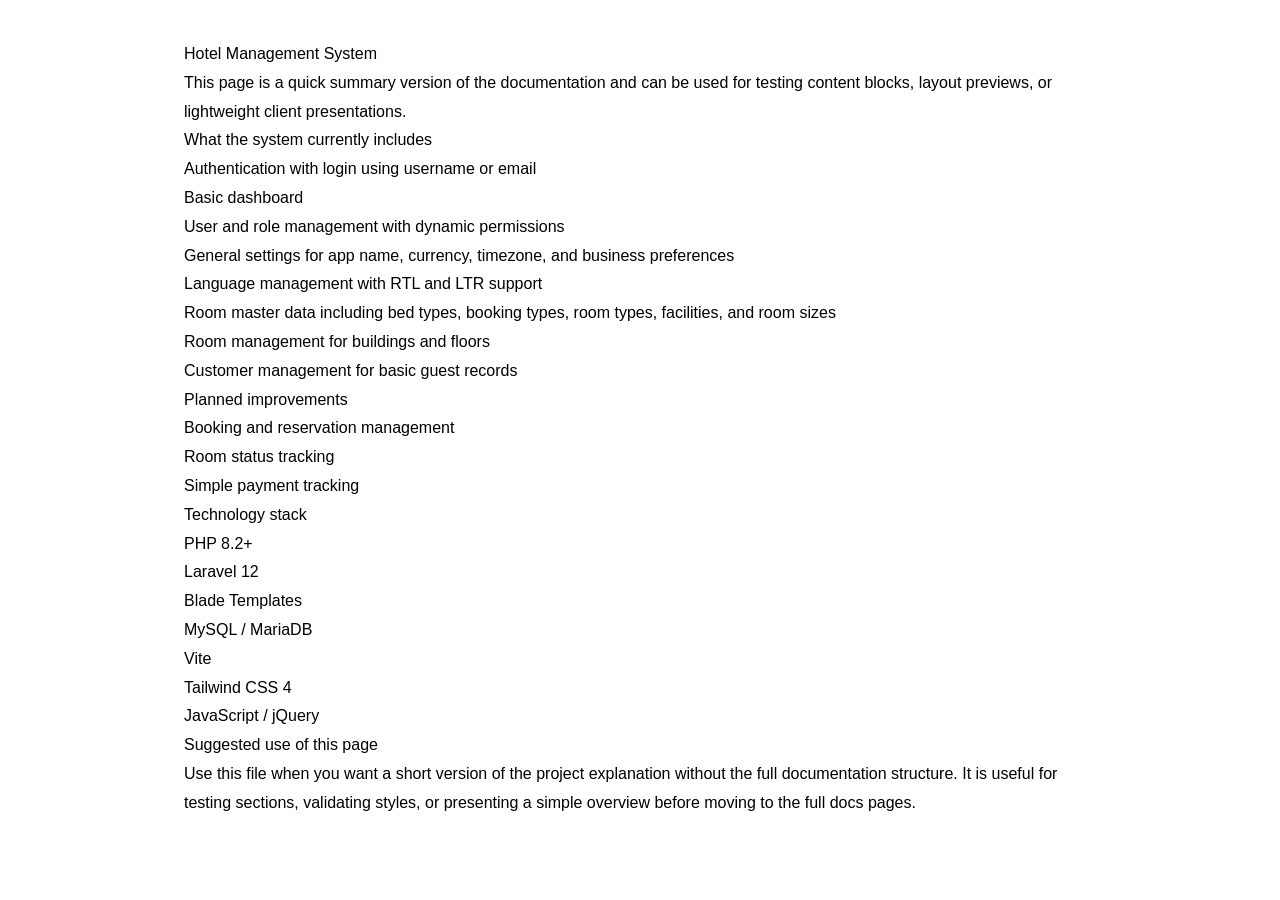
<file: test.html>
<!DOCTYPE html>
<html>

<head>
    <meta charset="utf-8" />
    <meta name="viewport" content="width=device-width, initial-scale=1.0" />
    <title>Quick Summary - Hotel Management System</title>
    <link rel="stylesheet" href="./css/first.css" />
    <link rel="stylesheet" href="./css/second.css" />
</head>

<body>
    <main style="max-width: 960px; margin: 0 auto; padding: 40px 24px; font-family: Arial, sans-serif; line-height: 1.8;">
        <h1>Hotel Management System</h1>
        <p>
            This page is a quick summary version of the documentation and can be used for testing content blocks,
            layout previews, or lightweight client presentations.
        </p>

        <h2>What the system currently includes</h2>
        <ul>
            <li>Authentication with login using username or email</li>
            <li>Basic dashboard</li>
            <li>User and role management with dynamic permissions</li>
            <li>General settings for app name, currency, timezone, and business preferences</li>
            <li>Language management with RTL and LTR support</li>
            <li>Room master data including bed types, booking types, room types, facilities, and room sizes</li>
            <li>Room management for buildings and floors</li>
            <li>Customer management for basic guest records</li>
        </ul>

        <h2>Planned improvements</h2>
        <ul>
            <li>Booking and reservation management</li>
            <li>Room status tracking</li>
            <li>Simple payment tracking</li>
        </ul>

        <h2>Technology stack</h2>
        <ul>
            <li>PHP 8.2+</li>
            <li>Laravel 12</li>
            <li>Blade Templates</li>
            <li>MySQL / MariaDB</li>
            <li>Vite</li>
            <li>Tailwind CSS 4</li>
            <li>JavaScript / jQuery</li>
        </ul>

        <h2>Suggested use of this page</h2>
        <p>
            Use this file when you want a short version of the project explanation without the full documentation
            structure. It is useful for testing sections, validating styles, or presenting a simple overview before
            moving to the full docs pages.
        </p>
    </main>
</body>

</html>
</file>
<file: css/first.css>
*,
:after,
:before {
    box-sizing: border-box;
    border: 0 solid #e5e7eb
}

:after,
:before {
    --tw-content: ""
}

html {
    -webkit-text-size-adjust: 100%;
    -moz-tab-size: 4;
    tab-size: 4;
    font-family: ui-sans-serif, system-ui, -apple-system, BlinkMacSystemFont, Segoe UI, Roboto, Noto Sans, Ubuntu, Cantarell, Helvetica Neue, Arial, sans-serif, Apple Color Emoji, Segoe UI Emoji, Segoe UI Symbol, Noto Color Emoji;
    line-height: 1.5
}

body {
    line-height: inherit;
    margin: 0
}

hr {
    height: 0;
    color: inherit;
    border-top-width: 1px
}

abbr:where([title]) {
    -webkit-text-decoration: underline dotted;
    text-decoration: underline dotted
}

h1,
h2,
h3,
h4,
h5,
h6 {
    font-size: inherit;
    font-weight: inherit
}

a {
    color: inherit;
    -webkit-text-decoration: inherit;
    text-decoration: inherit
}

b,
strong {
    font-weight: bolder
}

code,
kbd,
pre,
samp {
    font-family: ui-monospace, SFMono-Regular, Menlo, Monaco, Consolas, Liberation Mono, Courier New, monospace;
    font-size: 1em
}

small {
    font-size: 80%
}

sub,
sup {
    vertical-align: baseline;
    font-size: 75%;
    line-height: 0;
    position: relative
}

sub {
    bottom: -.25em
}

sup {
    top: -.5em
}

table {
    text-indent: 0;
    border-color: inherit;
    border-collapse: collapse
}

button,
input,
optgroup,
select,
textarea {
    font-family: inherit;
    font-size: 100%;
    font-weight: inherit;
    line-height: inherit;
    color: inherit;
    margin: 0;
    padding: 0
}

button,
select {
    text-transform: none
}

[type=button],
[type=reset],
[type=submit],
button {
    -webkit-appearance: button;
    background-color: transparent;
    background-image: none
}

:-moz-focusring {
    outline: auto
}

:-moz-ui-invalid {
    box-shadow: none
}

progress {
    vertical-align: baseline
}

::-webkit-inner-spin-button,
::-webkit-outer-spin-button {
    height: auto
}

[type=search] {
    -webkit-appearance: textfield;
    outline-offset: -2px
}

::-webkit-search-decoration {
    -webkit-appearance: none
}

::-webkit-file-upload-button {
    -webkit-appearance: button;
    font: inherit
}

summary {
    display: list-item
}

blockquote,
dd,
dl,
figure,
h1,
h2,
h3,
h4,
h5,
h6,
hr,
p,
pre {
    margin: 0
}

fieldset {
    margin: 0
}

fieldset,
legend {
    padding: 0
}

menu,
ol,
ul {
    margin: 0;
    padding: 0;
    list-style: none
}

textarea {
    resize: vertical
}

input::placeholder,
textarea::placeholder {
    opacity: 1;
    color: #9ca3af
}

[role=button],
button {
    cursor: pointer
}

:disabled {
    cursor: default
}

audio,
canvas,
embed,
iframe,
img,
object,
svg,
video {
    vertical-align: middle;
    display: block
}

img,
video {
    max-width: 100%;
    height: auto
}

*,
:after,
:before {
    --tw-border-spacing-x: 0;
    --tw-border-spacing-y: 0;
    --tw-translate-x: 0;
    --tw-translate-y: 0;
    --tw-rotate: 0;
    --tw-skew-x: 0;
    --tw-skew-y: 0;
    --tw-scale-x: 1;
    --tw-scale-y: 1;
    --tw-pan-x: ;
    --tw-pan-y: ;
    --tw-pinch-zoom: ;
    --tw-scroll-snap-strictness: proximity;
    --tw-ordinal: ;
    --tw-slashed-zero: ;
    --tw-numeric-figure: ;
    --tw-numeric-spacing: ;
    --tw-numeric-fraction: ;
    --tw-ring-inset: ;
    --tw-ring-offset-width: 0px;
    --tw-ring-offset-color: #fff;
    --tw-ring-color: rgba(59, 130, 246, .5);
    --tw-ring-offset-shadow: 0 0 transparent;
    --tw-ring-shadow: 0 0 transparent;
    --tw-shadow: 0 0 transparent;
    --tw-shadow-colored: 0 0 transparent;
    --tw-blur: ;
    --tw-brightness: ;
    --tw-contrast: ;
    --tw-grayscale: ;
    --tw-hue-rotate: ;
    --tw-invert: ;
    --tw-saturate: ;
    --tw-sepia: ;
    --tw-drop-shadow: ;
    --tw-backdrop-blur: ;
    --tw-backdrop-brightness: ;
    --tw-backdrop-contrast: ;
    --tw-backdrop-grayscale: ;
    --tw-backdrop-hue-rotate: ;
    --tw-backdrop-invert: ;
    --tw-backdrop-opacity: ;
    --tw-backdrop-saturate: ;
    --tw-backdrop-sepia:
}

::-webkit-backdrop {
    --tw-border-spacing-x: 0;
    --tw-border-spacing-y: 0;
    --tw-translate-x: 0;
    --tw-translate-y: 0;
    --tw-rotate: 0;
    --tw-skew-x: 0;
    --tw-skew-y: 0;
    --tw-scale-x: 1;
    --tw-scale-y: 1;
    --tw-pan-x: ;
    --tw-pan-y: ;
    --tw-pinch-zoom: ;
    --tw-scroll-snap-strictness: proximity;
    --tw-ordinal: ;
    --tw-slashed-zero: ;
    --tw-numeric-figure: ;
    --tw-numeric-spacing: ;
    --tw-numeric-fraction: ;
    --tw-ring-inset: ;
    --tw-ring-offset-width: 0px;
    --tw-ring-offset-color: #fff;
    --tw-ring-color: rgba(59, 130, 246, .5);
    --tw-ring-offset-shadow: 0 0 transparent;
    --tw-ring-shadow: 0 0 transparent;
    --tw-shadow: 0 0 transparent;
    --tw-shadow-colored: 0 0 transparent;
    --tw-blur: ;
    --tw-brightness: ;
    --tw-contrast: ;
    --tw-grayscale: ;
    --tw-hue-rotate: ;
    --tw-invert: ;
    --tw-saturate: ;
    --tw-sepia: ;
    --tw-drop-shadow: ;
    --tw-backdrop-blur: ;
    --tw-backdrop-brightness: ;
    --tw-backdrop-contrast: ;
    --tw-backdrop-grayscale: ;
    --tw-backdrop-hue-rotate: ;
    --tw-backdrop-invert: ;
    --tw-backdrop-opacity: ;
    --tw-backdrop-saturate: ;
    --tw-backdrop-sepia:
}

::backdrop {
    --tw-border-spacing-x: 0;
    --tw-border-spacing-y: 0;
    --tw-translate-x: 0;
    --tw-translate-y: 0;
    --tw-rotate: 0;
    --tw-skew-x: 0;
    --tw-skew-y: 0;
    --tw-scale-x: 1;
    --tw-scale-y: 1;
    --tw-pan-x: ;
    --tw-pan-y: ;
    --tw-pinch-zoom: ;
    --tw-scroll-snap-strictness: proximity;
    --tw-ordinal: ;
    --tw-slashed-zero: ;
    --tw-numeric-figure: ;
    --tw-numeric-spacing: ;
    --tw-numeric-fraction: ;
    --tw-ring-inset: ;
    --tw-ring-offset-width: 0px;
    --tw-ring-offset-color: #fff;
    --tw-ring-color: rgba(59, 130, 246, .5);
    --tw-ring-offset-shadow: 0 0 transparent;
    --tw-ring-shadow: 0 0 transparent;
    --tw-shadow: 0 0 transparent;
    --tw-shadow-colored: 0 0 transparent;
    --tw-blur: ;
    --tw-brightness: ;
    --tw-contrast: ;
    --tw-grayscale: ;
    --tw-hue-rotate: ;
    --tw-invert: ;
    --tw-saturate: ;
    --tw-sepia: ;
    --tw-drop-shadow: ;
    --tw-backdrop-blur: ;
    --tw-backdrop-brightness: ;
    --tw-backdrop-contrast: ;
    --tw-backdrop-grayscale: ;
    --tw-backdrop-hue-rotate: ;
    --tw-backdrop-invert: ;
    --tw-backdrop-opacity: ;
    --tw-backdrop-saturate: ;
    --tw-backdrop-sepia:
}

.nx-sr-only {
    width: 1px;
    height: 1px;
    clip: rect(0, 0, 0, 0);
    white-space: nowrap;
    border-width: 0;
    margin: -1px;
    padding: 0;
    position: absolute;
    overflow: hidden
}

.nx-pointer-events-none {
    pointer-events: none
}

.nx-fixed {
    position: fixed
}

.nx-absolute {
    position: absolute
}

.nx-relative {
    position: relative
}

.nx-sticky {
    position: -webkit-sticky;
    position: sticky
}

.nx-inset-0 {
    top: 0;
    bottom: 0
}

.nx-inset-0,
.nx-inset-x-0 {
    left: 0;
    right: 0
}

.nx-inset-y-0 {
    top: 0;
    bottom: 0
}

.nx-top-0 {
    top: 0
}

.nx-right-0 {
    right: 0
}

.nx-top-8 {
    top: 2rem
}

.nx-top-full {
    top: 100%
}

.nx-top-16 {
    top: 4rem
}

.nx-bottom-0 {
    bottom: 0
}

.nx-z-\[1\] {
    z-index: 1
}

.nx-z-20 {
    z-index: 20
}

.nx-z-\[-1\] {
    z-index: -1
}

.nx-z-10 {
    z-index: 10
}

.nx-order-last {
    order: 9999
}

.nx-m-2 {
    margin: .5rem
}

.nx-m-0 {
    margin: 0
}

.-nx-m-2 {
    margin: -.5rem
}

.nx-mx-auto {
    margin-left: auto;
    margin-right: auto
}

.nx-my-4 {
    margin-top: 1rem;
    margin-bottom: 1rem
}

.nx-my-2 {
    margin-top: .5rem;
    margin-bottom: .5rem
}

.nx-my-8 {
    margin-top: 2rem;
    margin-bottom: 2rem
}

.nx-mx-4 {
    margin-left: 1rem;
    margin-right: 1rem
}

.-nx-mx-6 {
    margin-left: -1.5rem;
    margin-right: -1.5rem
}

.nx-mx-2\.5 {
    margin-left: .625rem;
    margin-right: .625rem
}

.nx-mx-2 {
    margin-left: .5rem;
    margin-right: .5rem
}

.nx-my-1\.5 {
    margin-top: .375rem;
    margin-bottom: .375rem
}

.nx-my-1 {
    margin-top: .25rem;
    margin-bottom: .25rem
}

.nx-mb-4 {
    margin-bottom: 1rem
}

.nx-ml-2 {
    margin-left: .5rem
}

.nx-mt-12 {
    margin-top: 3rem
}

.nx-mb-8 {
    margin-bottom: 2rem
}

.nx-mt-16 {
    margin-top: 4rem
}

.nx-mt-10 {
    margin-top: 2.5rem
}

.nx-mt-8 {
    margin-top: 2rem
}

.-nx-mt-20 {
    margin-top: -5rem
}

.nx-mt-2 {
    margin-top: .5rem
}

.nx-mt-6 {
    margin-top: 1.5rem
}

.nx-mt-2\.5 {
    margin-top: .625rem
}

.nx-mt-1 {
    margin-top: .25rem
}

.nx-mb-2 {
    margin-bottom: .5rem
}

.-nx-ml-2 {
    margin-left: -.5rem
}

.-nx-mr-2 {
    margin-right: -.5rem
}

.nx-mt-5 {
    margin-top: 1.25rem
}

.nx-mt-4 {
    margin-top: 1rem
}

.nx-mr-2 {
    margin-right: .5rem
}

.-nx-mb-0\.5 {
    margin-bottom: -.125rem
}

.-nx-mb-0 {
    margin-bottom: 0
}

.nx-block {
    display: block
}

.nx-inline-block {
    display: inline-block
}

.nx-inline {
    display: inline
}

.nx-flex {
    display: flex
}

.nx-hidden {
    display: none
}

.nx-h-4 {
    height: 1rem
}

.nx-h-\[var\(--nextra-banner-height\)\] {
    height: var(--nextra-banner-height)
}

.nx-h-5 {
    height: 1.25rem
}

.nx-h-full {
    height: 100%
}

.nx-h-\[var\(--nextra-navbar-height\)\] {
    height: var(--nextra-navbar-height)
}

.nx-h-\[18px\] {
    height: 18px
}

.nx-h-7 {
    height: 1.75rem
}

.nx-h-0 {
    height: 0
}

.nx-max-h-64 {
    max-height: 16rem
}

.nx-max-h-\[min\(calc\(50vh-11rem-env\(safe-area-inset-bottom\)\)\,400px\)\] {
    max-height: min(calc(50vh - 11rem - env(safe-area-inset-bottom)), 400px)
}

.nx-max-h-\[calc\(100vh-var\(--nextra-navbar-height\)-env\(safe-area-inset-bottom\)\)\] {
    max-height: calc(100vh - var(--nextra-navbar-height) - env(safe-area-inset-bottom))
}

.nx-min-h-\[calc\(100vh-4rem\)\] {
    min-height: calc(100vh - 4rem)
}

.nx-min-h-\[100px\] {
    min-height: 100px
}

.nx-w-4 {
    width: 1rem
}

.nx-w-full {
    width: 100%
}

.nx-w-64 {
    width: 16rem
}

.nx-w-3\.5 {
    width: .875rem
}

.nx-w-3 {
    width: .75rem
}

.nx-w-screen {
    width: 100vw
}

.nx-w-5 {
    width: 1.25rem
}

.nx-w-max {
    width: max-content
}

.nx-min-w-0 {
    min-width: 0
}

.nx-min-w-\[24px\] {
    min-width: 24px
}

.nx-min-w-full {
    min-width: 100%
}

.nx-min-w-\[18px\] {
    min-width: 18px
}

.nx-max-w-full {
    max-width: 100%
}

.nx-max-w-4xl {
    max-width: 56rem
}

.nx-max-w-\[90rem\] {
    max-width: 90rem
}

.nx-max-w-\[min\(calc\(100vw-2rem\)\,calc\(100\%\+20rem\)\)\] {
    max-width: min(100vw - 2rem, 100% + 20rem)
}

.nx-max-w-\[50\%\] {
    max-width: 50%
}

.nx-shrink-0 {
    flex-shrink: 0
}

.nx-grow {
    flex-grow: 1
}

.nx-origin-center {
    transform-origin: 50%
}

.nx-rotate-90 {
    --tw-rotate: 90deg;
    transform: translate(var(--tw-translate-x), var(--tw-translate-y))rotate(var(--tw-rotate))skewX(var(--tw-skew-x))skewY(var(--tw-skew-y))scaleX(var(--tw-scale-x))scaleY(var(--tw-scale-y))
}

.nx-transform-gpu {
    transform: translate3d(var(--tw-translate-x), var(--tw-translate-y), 0)rotate(var(--tw-rotate))skewX(var(--tw-skew-x))skewY(var(--tw-skew-y))scaleX(var(--tw-scale-x))scaleY(var(--tw-scale-y))
}

@keyframes nx-spin {
    to {
        transform: rotate(1turn)
    }
}

.nx-animate-spin {
    animation: nx-spin 1s linear infinite
}

.nx-cursor-pointer {
    cursor: pointer
}

.nx-select-none {
    -webkit-user-select: none;
    -moz-user-select: none;
    user-select: none
}

.nx-scroll-m-12 {
    scroll-margin: 3rem
}

.nx-scroll-my-6 {
    scroll-margin-top: 1.5rem;
    scroll-margin-bottom: 1.5rem
}

.nx-scroll-py-6 {
    scroll-padding-top: 1.5rem;
    scroll-padding-bottom: 1.5rem
}

.nx-list-none {
    list-style-type: none
}

.nx-list-disc {
    list-style-type: disc
}

.nx-list-decimal {
    list-style-type: decimal
}

.nx-appearance-none {
    -webkit-appearance: none;
    -moz-appearance: none;
    appearance: none
}

.nx-flex-col {
    flex-direction: column
}

.nx-items-start {
    align-items: flex-start
}

.nx-items-center {
    align-items: center
}

.nx-justify-end {
    justify-content: flex-end
}

.nx-justify-center {
    justify-content: center
}

.nx-justify-between {
    justify-content: space-between
}

.nx-gap-1 {
    gap: .25rem
}

.nx-gap-2 {
    gap: .5rem
}

.nx-overflow-auto {
    overflow: auto
}

.nx-overflow-hidden {
    overflow: hidden
}

.nx-overflow-x-auto {
    overflow-x: auto
}

.nx-overflow-y-auto {
    overflow-y: auto
}

.nx-overflow-x-hidden {
    overflow-x: hidden
}

.nx-overflow-y-hidden {
    overflow-y: hidden
}

.nx-overflow-x-scroll {
    overflow-x: scroll
}

.nx-overscroll-contain {
    overscroll-behavior: contain
}

.nx-overscroll-x-contain {
    overscroll-behavior-x: contain
}

.nx-truncate {
    white-space: nowrap;
    overflow: hidden
}

.nx-text-ellipsis,
.nx-truncate {
    text-overflow: ellipsis
}

.nx-whitespace-nowrap {
    white-space: nowrap
}

.nx-break-words {
    overflow-wrap: break-word
}

.nx-rounded-md {
    border-radius: .375rem
}

.nx-rounded-xl {
    border-radius: .75rem
}

.nx-rounded {
    border-radius: .25rem
}

.nx-rounded-lg {
    border-radius: .5rem
}

.nx-rounded-sm {
    border-radius: .125rem
}

.nx-rounded-t-xl {
    border-top-left-radius: .75rem;
    border-top-right-radius: .75rem
}

.nx-rounded-t {
    border-top-left-radius: .25rem;
    border-top-right-radius: .25rem
}

.nx-border {
    border-width: 1px
}

.nx-border-t {
    border-top-width: 1px
}

.nx-border-b {
    border-bottom-width: 1px
}

.nx-border-b-2 {
    border-bottom-width: 2px
}

.nx-border-black\/5 {
    border-color: rgba(0, 0, 0, .05)
}

.nx-border-gray-300 {
    --tw-border-opacity: 1;
    border-color: rgba(209, 213, 219, var(--tw-border-opacity))
}

.nx-border-gray-200 {
    --tw-border-opacity: 1;
    border-color: rgba(229, 231, 235, var(--tw-border-opacity))
}

.nx-border-orange-100 {
    --tw-border-opacity: 1;
    border-color: rgba(255, 237, 213, var(--tw-border-opacity))
}

.nx-border-red-200 {
    --tw-border-opacity: 1;
    border-color: rgba(254, 202, 202, var(--tw-border-opacity))
}

.nx-border-blue-200 {
    --tw-border-opacity: 1;
    border-color: rgba(191, 219, 254, var(--tw-border-opacity))
}

.nx-border-yellow-100 {
    --tw-border-opacity: 1;
    border-color: rgba(254, 249, 195, var(--tw-border-opacity))
}

.nx-border-black\/10 {
    border-color: rgba(0, 0, 0, .1)
}

.nx-border-primary-500 {
    --tw-border-opacity: 1;
    border-color: hsl(var(--nextra-primary-hue)100% 50%/var(--tw-border-opacity))
}

.nx-border-transparent {
    border-color: transparent
}

.nx-bg-primary-700\/5 {
    background-color: hsl(var(--nextra-primary-hue)100% 39%/.05)
}

.nx-bg-black\/5 {
    background-color: rgba(0, 0, 0, .05)
}

.nx-bg-white {
    --tw-bg-opacity: 1;
    background-color: rgba(255, 255, 255, var(--tw-bg-opacity))
}

.nx-bg-neutral-900 {
    --tw-bg-opacity: 1;
    background-color: rgba(23, 23, 23, var(--tw-bg-opacity))
}

.nx-bg-orange-50 {
    --tw-bg-opacity: 1;
    background-color: rgba(255, 247, 237, var(--tw-bg-opacity))
}

.nx-bg-red-100 {
    --tw-bg-opacity: 1;
    background-color: rgba(254, 226, 226, var(--tw-bg-opacity))
}

.nx-bg-blue-100 {
    --tw-bg-opacity: 1;
    background-color: rgba(219, 234, 254, var(--tw-bg-opacity))
}

.nx-bg-yellow-50 {
    --tw-bg-opacity: 1;
    background-color: rgba(254, 252, 232, var(--tw-bg-opacity))
}

.nx-bg-gray-100 {
    --tw-bg-opacity: 1;
    background-color: rgba(243, 244, 246, var(--tw-bg-opacity))
}

.nx-bg-black\/\[\.03\] {
    background-color: rgba(0, 0, 0, .03)
}

.nx-bg-transparent {
    background-color: transparent
}

.nx-bg-primary-500\/10 {
    background-color: hsl(var(--nextra-primary-hue)100% 50%/.1)
}

.nx-bg-gray-200 {
    --tw-bg-opacity: 1;
    background-color: rgba(229, 231, 235, var(--tw-bg-opacity))
}

.nx-bg-primary-50 {
    --tw-bg-opacity: 1;
    background-color: hsl(var(--nextra-primary-hue)100% 97%/var(--tw-bg-opacity))
}

.nx-bg-black\/80 {
    background-color: rgba(0, 0, 0, .8)
}

.nx-p-2 {
    padding: .5rem
}

.nx-p-0 {
    padding: 0
}

.nx-p-8 {
    padding: 2rem
}

.nx-p-1 {
    padding: .25rem
}

.nx-p-0\.5 {
    padding: .125rem
}

.nx-p-4 {
    padding: 1rem
}

.nx-py-0\.5 {
    padding-top: .125rem;
    padding-bottom: .125rem
}

.nx-px-\[\.25em\] {
    padding-left: .25em;
    padding-right: .25em
}

.nx-py-0 {
    padding-top: 0;
    padding-bottom: 0
}

.nx-py-2 {
    padding-top: .5rem;
    padding-bottom: .5rem
}

.nx-px-4 {
    padding-left: 1rem;
    padding-right: 1rem
}

.nx-py-4 {
    padding-top: 1rem;
    padding-bottom: 1rem
}

.nx-px-6 {
    padding-left: 1.5rem;
    padding-right: 1.5rem
}

.nx-py-1 {
    padding-top: .25rem;
    padding-bottom: .25rem
}

.nx-px-2\.5 {
    padding-left: .625rem;
    padding-right: .625rem
}

.nx-px-2 {
    padding-left: .5rem;
    padding-right: .5rem
}

.nx-py-12 {
    padding-top: 3rem;
    padding-bottom: 3rem
}

.nx-px-3 {
    padding-left: .75rem;
    padding-right: .75rem
}

.nx-py-1\.5 {
    padding-top: .375rem;
    padding-bottom: .375rem
}

.nx-px-1\.5 {
    padding-left: .375rem;
    padding-right: .375rem
}

.nx-px-1 {
    padding-left: .25rem;
    padding-right: .25rem
}

.nx-py-2\.5 {
    padding-top: .625rem;
    padding-bottom: .625rem
}

.nx-pt-12 {
    padding-top: 3rem
}

.nx-pb-4 {
    padding-bottom: 1rem
}

.nx-pl-\[max\(env\(safe-area-inset-left\)\,1\.5rem\)\] {
    padding-left: max(env(safe-area-inset-left), 1.5rem)
}

.nx-pr-\[max\(env\(safe-area-inset-right\)\,1\.5rem\)\] {
    padding-right: max(env(safe-area-inset-right), 1.5rem)
}

.nx-pb-8 {
    padding-bottom: 2rem
}

.nx-pr-\[calc\(env\(safe-area-inset-right\)-1\.5rem\)\] {
    padding-right: calc(env(safe-area-inset-right) - 1.5rem)
}

.nx-pt-4 {
    padding-top: 1rem
}

.nx-pb-1 {
    padding-bottom: .25rem
}

.nx-pl-\[max\(env\(safe-area-inset-left\)\,2\.5rem\)\] {
    padding-left: max(env(safe-area-inset-left), 2.5rem)
}

.nx-pr-\[max\(env\(safe-area-inset-right\)\,2\.5rem\)\] {
    padding-right: max(env(safe-area-inset-right), 2.5rem)
}

.nx-pb-1\.5 {
    padding-bottom: .375rem
}

.nx-pb-\[env\(safe-area-inset-bottom\)\] {
    padding-bottom: env(safe-area-inset-bottom)
}

.nx-pt-8 {
    padding-top: 2rem
}

.nx-pb-px {
    padding-bottom: 1px
}

.nx-pt-6 {
    padding-top: 1.5rem
}

.nx-pr-4 {
    padding-right: 1rem
}

.nx-text-left {
    text-align: left
}

.nx-text-center {
    text-align: center
}

.nx-font-mono {
    font-family: ui-monospace, SFMono-Regular, Menlo, Monaco, Consolas, Liberation Mono, Courier New, monospace
}

.nx-text-\[\.9em\] {
    font-size: .9em
}

.nx-text-xs {
    font-size: .75rem
}

.nx-text-sm {
    font-size: .875rem
}

.nx-text-3xl {
    font-size: 1.875rem
}

.nx-text-2xl {
    font-size: 1.5rem
}

.nx-text-xl {
    font-size: 1.25rem
}

.nx-text-lg {
    font-size: 1.125rem
}

.nx-text-base {
    font-size: 1rem
}

.nx-text-4xl {
    font-size: 2.25rem
}

.nx-text-\[10px\] {
    font-size: 10px
}

.nx-font-medium {
    font-weight: 500
}

.nx-font-semibold {
    font-weight: 600
}

.nx-font-extrabold {
    font-weight: 800
}

.nx-font-normal {
    font-weight: 400
}

.nx-font-bold {
    font-weight: 700
}

.nx-uppercase {
    text-transform: uppercase
}

.nx-capitalize {
    text-transform: capitalize
}

.nx-italic {
    font-style: italic
}

.nx-leading-7 {
    line-height: 1.75rem
}

.nx-leading-5 {
    line-height: 1.25rem
}

.nx-leading-\[1\.35rem\] {
    line-height: 1.35rem
}

.nx-leading-tight {
    line-height: 1.25
}

.nx-tracking-tight {
    letter-spacing: -.015em
}

.nx-text-gray-600 {
    --tw-text-opacity: 1;
    color: rgba(75, 85, 99, var(--tw-text-opacity))
}

.nx-text-gray-700 {
    --tw-text-opacity: 1;
    color: rgba(55, 65, 81, var(--tw-text-opacity))
}

.nx-text-gray-400 {
    --tw-text-opacity: 1;
    color: rgba(156, 163, 175, var(--tw-text-opacity))
}

.nx-text-gray-500 {
    --tw-text-opacity: 1;
    color: rgba(107, 114, 128, var(--tw-text-opacity))
}

.nx-text-primary-500 {
    --tw-text-opacity: 1;
    color: hsl(var(--nextra-primary-hue)100% 50%/var(--tw-text-opacity))
}

.nx-text-slate-50 {
    --tw-text-opacity: 1;
    color: rgba(248, 250, 252, var(--tw-text-opacity))
}

.nx-text-orange-800 {
    --tw-text-opacity: 1;
    color: rgba(154, 52, 18, var(--tw-text-opacity))
}

.nx-text-red-900 {
    --tw-text-opacity: 1;
    color: rgba(127, 29, 29, var(--tw-text-opacity))
}

.nx-text-blue-900 {
    --tw-text-opacity: 1;
    color: rgba(30, 58, 138, var(--tw-text-opacity))
}

.nx-text-yellow-900 {
    --tw-text-opacity: 1;
    color: rgba(113, 63, 18, var(--tw-text-opacity))
}

.nx-text-gray-900 {
    --tw-text-opacity: 1;
    color: rgba(17, 24, 39, var(--tw-text-opacity))
}

.nx-text-current {
    color: currentColor
}

.nx-text-gray-100 {
    --tw-text-opacity: 1;
    color: rgba(243, 244, 246, var(--tw-text-opacity))
}

.nx-text-gray-800 {
    --tw-text-opacity: 1;
    color: rgba(31, 41, 55, var(--tw-text-opacity))
}

.nx-underline {
    -webkit-text-decoration-line: underline;
    text-decoration-line: underline
}

.nx-decoration-from-font {
    text-decoration-thickness: from-font
}

.nx-subpixel-antialiased {
    -webkit-font-smoothing: auto;
    -moz-osx-font-smoothing: auto
}

.nx-opacity-25 {
    opacity: .25
}

.nx-opacity-75 {
    opacity: .75
}

.nx-opacity-0 {
    opacity: 0
}

.nx-opacity-80 {
    opacity: .8
}

.nx-opacity-100 {
    opacity: 1
}

.nx-shadow-sm {
    --tw-shadow: 0 1px 2px 0 rgba(0, 0, 0, .05);
    --tw-shadow-colored: 0 1px 2px 0 var(--tw-shadow-color)
}

.nx-shadow-lg,
.nx-shadow-sm {
    box-shadow: var(--tw-ring-offset-shadow, 0 0 transparent), var(--tw-ring-shadow, 0 0 transparent), var(--tw-shadow)
}

.nx-shadow-lg {
    --tw-shadow: 0 10px 15px -3px rgba(0, 0, 0, .1), 0 4px 6px -4px rgba(0, 0, 0, .1);
    --tw-shadow-colored: 0 10px 15px -3px var(--tw-shadow-color), 0 4px 6px -4px var(--tw-shadow-color)
}

.nx-shadow-\[0_2px_4px_rgba\(0\,0\,0\,\.02\)\,0_-1px_0_rgba\(0\,0\,0\,\.06\)_inset\] {
    --tw-shadow: 0 2px 4px rgba(0, 0, 0, .02), 0 -1px 0 rgba(0, 0, 0, .06) inset;
    --tw-shadow-colored: 0 2px 4px var(--tw-shadow-color), inset 0 -1px 0 var(--tw-shadow-color)
}

.nx-shadow-\[0_2px_4px_rgba\(0\,0\,0\,\.02\)\,0_-1px_0_rgba\(0\,0\,0\,\.06\)_inset\],
.nx-shadow-xl {
    box-shadow: var(--tw-ring-offset-shadow, 0 0 transparent), var(--tw-ring-shadow, 0 0 transparent), var(--tw-shadow)
}

.nx-shadow-xl {
    --tw-shadow: 0 20px 25px -5px rgba(0, 0, 0, .1), 0 8px 10px -6px rgba(0, 0, 0, .1);
    --tw-shadow-colored: 0 20px 25px -5px var(--tw-shadow-color), 0 8px 10px -6px var(--tw-shadow-color)
}

.nx-shadow-\[0_2px_14px_6px_\#fff\] {
    --tw-shadow: 0 2px 14px 6px #fff;
    --tw-shadow-colored: 0 2px 14px 6px var(--tw-shadow-color)
}

.nx-shadow,
.nx-shadow-\[0_2px_14px_6px_\#fff\] {
    box-shadow: var(--tw-ring-offset-shadow, 0 0 transparent), var(--tw-ring-shadow, 0 0 transparent), var(--tw-shadow)
}

.nx-shadow {
    --tw-shadow: 0 1px 3px 0 rgba(0, 0, 0, .1), 0 1px 2px -1px rgba(0, 0, 0, .1);
    --tw-shadow-colored: 0 1px 3px 0 var(--tw-shadow-color), 0 1px 2px -1px var(--tw-shadow-color)
}

.nx-shadow-\[0_-12px_16px_\#fff\],
.nx-shadow-\[0_-12px_16px_white\] {
    --tw-shadow: 0 -12px 16px #fff;
    --tw-shadow-colored: 0 -12px 16px var(--tw-shadow-color);
    box-shadow: var(--tw-ring-offset-shadow, 0 0 transparent), var(--tw-ring-shadow, 0 0 transparent), var(--tw-shadow)
}

.nx-transition-colors {
    transition-property: color, background-color, border-color, -webkit-text-decoration-color, text-decoration-color, fill, stroke;
    transition-duration: .15s;
    transition-timing-function: cubic-bezier(.4, 0, .2, 1)
}

.nx-transition-opacity {
    transition-property: opacity;
    transition-duration: .15s;
    transition-timing-function: cubic-bezier(.4, 0, .2, 1)
}

.nx-transition-all {
    transition-property: all;
    transition-duration: .15s;
    transition-timing-function: cubic-bezier(.4, 0, .2, 1)
}

.nx-transition-transform {
    transition-property: transform;
    transition-duration: .15s;
    transition-timing-function: cubic-bezier(.4, 0, .2, 1)
}

.nx-duration-500 {
    transition-duration: .5s
}

.nx-duration-300 {
    transition-duration: .3s
}

.nx-duration-100 {
    transition-duration: .1s
}

.nx-ease-in-out {
    transition-timing-function: cubic-bezier(.4, 0, .2, 1)
}

.\[counter-reset\:line\] {
    counter-reset: line
}

.\[text-underline-position\:under\] {
    text-underline-position: under
}

.\[word-break\:break-word\] {
    word-break: break-word
}

.\[-webkit-tap-highlight-color\:transparent\] {
    -webkit-tap-highlight-color: transparent
}

.\[-webkit-touch-callout\:none\] {
    -webkit-touch-callout: none
}

.\[transition\:background-color_1\.5s_ease\] {
    transition: background-color 1.5s
}

.\[transform\:translate3d\(0\,0\,0\)\] {
    transform: translate(0)
}

.\[transform\:translate3d\(0\,-100\%\,0\)\] {
    transform: translateY(-100%)
}

.\[hyphens\:auto\] {
    -webkit-hyphens: auto;
    hyphens: auto
}

:root {
    --shiki-color-text: #414141;
    --shiki-color-background: transparent;
    --shiki-token-constant: #1976d2;
    --shiki-token-string: #22863a;
    --shiki-token-comment: #aaa;
    --shiki-token-keyword: #d32f2f;
    --shiki-token-parameter: #ff9800;
    --shiki-token-function: #6f42c1;
    --shiki-token-string-expression: #22863a;
    --shiki-token-punctuation: #212121;
    --shiki-token-link: #22863a;
    --nextra-shiki-deleted: red;
    --nextra-shiki-inserted: red
}

.dark {
    --shiki-color-text: #d1d1d1;
    --shiki-token-constant: #79b8ff;
    --shiki-token-string: #ffab70;
    --shiki-token-comment: #6b737c;
    --shiki-token-keyword: #f97583;
    --shiki-token-parameter: #ff9800;
    --shiki-token-function: #b392f0;
    --shiki-token-string-expression: #4bb74a;
    --shiki-token-punctuation: #bbb;
    --shiki-token-link: #ffab70
}

code {
    -webkit-box-decoration-break: clone;
    box-decoration-break: clone;
    font-feature-settings: "rlig" 1, "calt" 1, "ss01" 1
}

code[data-line-numbers]>.line {
    padding-left: .5rem;
    display: inline-flex
}

code[data-line-numbers]>.line:before {
    counter-increment: line;
    content: counter(line);
    float: left;
    height: 100%;
    min-width: 2.6rem;
    text-align: right;
    --tw-text-opacity: 1;
    color: rgba(107, 114, 128, var(--tw-text-opacity));
    padding-right: 1rem
}

code .line.highlighted {
    border-color: hsl(var(--nextra-primary-hue)100% 45%/.6);
    background-color: hsl(var(--nextra-primary-hue)100% 45%/.1)
}

code .line .highlighted {
    --tw-shadow: 0 0 0 3px rgba(0, 0, 0, .3);
    --tw-shadow-colored: 0 0 0 3px var(--tw-shadow-color);
    box-shadow: var(--tw-ring-offset-shadow, 0 0 transparent), var(--tw-ring-shadow, 0 0 transparent), var(--tw-shadow);
    background-color: hsl(var(--nextra-primary-hue)100% 32%/.1);
    --tw-shadow-color: hsl(var(--nextra-primary-hue)100% 32%/.1);
    --tw-shadow: var(--tw-shadow-colored);
    border-radius: .125rem
}

html[class~=dark] code .line .highlighted {
    background-color: hsl(var(--nextra-primary-hue)100% 77%/.1);
    --tw-shadow-color: hsl(var(--nextra-primary-hue)100% 77%/.1);
    --tw-shadow: var(--tw-shadow-colored)
}

pre {
    contain: paint
}

pre code {
    min-width: 100%;
    color: currentColor;
    border-style: none;
    border-radius: 0;
    font-size: .875rem;
    line-height: 1.25rem;
    display: grid;
    padding: 0 !important
}

html[class~=dark] pre code,
pre code {
    background-color: transparent !important
}

pre code .line {
    border-color: transparent;
    border-left-width: 2px;
    padding-left: 1rem;
    padding-right: 1rem
}

html[data-nextra-word-wrap] pre {
    word-break: break-word;
    white-space: pre-wrap
}

@media (min-width:768px) {
    html[data-nextra-word-wrap] pre {
        white-space: pre
    }
}

html[data-nextra-word-wrap] pre .line {
    display: inline-block
}

[data-rehype-pretty-code-fragment] {
    margin-top: 1.5rem;
    position: relative
}

[data-rehype-pretty-code-fragment]:first-child {
    margin-top: 0
}

@supports (((-webkit-backdrop-filter:blur(1px)) or (backdrop-filter:blur(1px)))) {
    .nextra-button {
        --tw-bg-opacity: .85;
        --tw-backdrop-blur: blur(12px);
        -webkit-backdrop-filter: var(--tw-backdrop-blur)var(--tw-backdrop-brightness)var(--tw-backdrop-contrast)var(--tw-backdrop-grayscale)var(--tw-backdrop-hue-rotate)var(--tw-backdrop-invert)var(--tw-backdrop-opacity)var(--tw-backdrop-saturate)var(--tw-backdrop-sepia);
        backdrop-filter: var(--tw-backdrop-blur)var(--tw-backdrop-brightness)var(--tw-backdrop-contrast)var(--tw-backdrop-grayscale)var(--tw-backdrop-hue-rotate)var(--tw-backdrop-invert)var(--tw-backdrop-opacity)var(--tw-backdrop-saturate)var(--tw-backdrop-sepia)
    }

    html[class~=dark] .nextra-button {
        --tw-bg-opacity: .8
    }
}

.subheading-anchor {
    opacity: 0;
    transition-property: opacity;
    transition-duration: .15s;
    transition-timing-function: cubic-bezier(.4, 0, .2, 1)
}

[dir=ltr] .subheading-anchor {
    margin-left: .25rem
}

[dir=rtl] .subheading-anchor {
    margin-right: .25rem
}

:hover>.subheading-anchor,
span:target+.subheading-anchor {
    opacity: 1
}

:hover>.subheading-anchor,
span+.subheading-anchor {
    -webkit-text-decoration-line: none !important;
    text-decoration-line: none !important
}

.subheading-anchor:after {
    --tw-content: "#";
    content: var(--tw-content);
    --tw-text-opacity: 1;
    color: rgba(209, 213, 219, var(--tw-text-opacity));
    padding-left: .25rem;
    padding-right: .25rem
}

html[class~=dark] .subheading-anchor:after {
    --tw-text-opacity: 1;
    color: rgba(64, 64, 64, var(--tw-text-opacity))
}

span:target+.subheading-anchor:after {
    --tw-text-opacity: 1;
    color: rgba(156, 163, 175, var(--tw-text-opacity))
}

html[class~=dark] span:target+.subheading-anchor:after {
    --tw-text-opacity: 1;
    color: rgba(115, 115, 115, var(--tw-text-opacity))
}

.nextra-hamburger svg g {
    transform-origin: 50%;
    transition: transform .2s cubic-bezier(.25, 1, .5, 1)
}

.nextra-hamburger svg path {
    opacity: 1;
    transition: transform .2s cubic-bezier(.25, 1, .5, 1) .2s, opacity .2s .2s
}

.nextra-hamburger svg.open path {
    transition: transform .2s cubic-bezier(.25, 1, .5, 1), opacity 0s .2s
}

.nextra-hamburger svg.open g {
    transition: transform .2s cubic-bezier(.25, 1, .5, 1) .2s
}

.nextra-hamburger svg.open>path {
    opacity: 0
}

.nextra-hamburger svg.open>g:first-of-type {
    --tw-rotate: 45deg;
    transform: translate(var(--tw-translate-x), var(--tw-translate-y))rotate(var(--tw-rotate))skewX(var(--tw-skew-x))skewY(var(--tw-skew-y))scaleX(var(--tw-scale-x))scaleY(var(--tw-scale-y))
}

.nextra-hamburger svg.open>g:first-of-type path {
    transform: translateY(6px)
}

.nextra-hamburger svg.open>g:nth-of-type(2) {
    --tw-rotate: -45deg;
    transform: translate(var(--tw-translate-x), var(--tw-translate-y))rotate(var(--tw-rotate))skewX(var(--tw-skew-x))skewY(var(--tw-skew-y))scaleX(var(--tw-scale-x))scaleY(var(--tw-scale-y))
}

.nextra-hamburger svg.open>g:nth-of-type(2) path {
    transform: translateY(-6px)
}

.nextra-scrollbar {
    scrollbar-width: thin;
    scrollbar-color: hsla(0, 0%, 45%, .4) transparent;
    scrollbar-gutter: stable
}

.nextra-scrollbar::-webkit-scrollbar {
    height: .375rem;
    width: .375rem
}

.nextra-scrollbar::-webkit-scrollbar-track {
    background-color: transparent
}

.nextra-scrollbar::-webkit-scrollbar-thumb {
    border-radius: 20px
}

.nextra-scrollbar:hover::-webkit-scrollbar-thumb {
    --tw-shadow: inset 0 0 0 5px var(--tw-shadow-color);
    --tw-shadow-colored: inset 0 0 0 5px var(--tw-shadow-color);
    box-shadow: var(--tw-ring-offset-shadow, 0 0 transparent), var(--tw-ring-shadow, 0 0 transparent), var(--tw-shadow);
    --tw-shadow-color: hsla(0, 0%, 45%, .2);
    --tw-shadow: var(--tw-shadow-colored)
}

.nextra-scrollbar:hover::-webkit-scrollbar-thumb:hover {
    --tw-shadow-color: hsla(0, 0%, 45%, .4);
    --tw-shadow: var(--tw-shadow-colored)
}

@media (max-width:767px) {
    .nextra-container .nextra-scrollbar {
        scrollbar-gutter: auto
    }
}

.no-scrollbar {
    scrollbar-width: none;
    -ms-overflow-style: none
}

.no-scrollbar::-webkit-scrollbar {
    display: none
}

article.nextra-body-typesetting-article {
    font-feature-settings: "rlig" 1, "calt" 1;
    font-size: 17px
}

article.nextra-body-typesetting-article h1 {
    text-align: center;
    margin-top: 1.5rem;
    margin-bottom: 1rem;
    font-size: 2.5rem
}

article.nextra-body-typesetting-article h2 {
    border-style: none
}

article.nextra-body-typesetting-article a {
    -webkit-text-decoration-line: none;
    text-decoration-line: none
}

article.nextra-body-typesetting-article a:hover {
    -webkit-text-decoration-line: underline;
    text-decoration-line: underline
}

article.nextra-body-typesetting-article p {
    line-height: 2rem
}

article.nextra-body-typesetting-article code {
    border-style: none
}

html[class~=dark] article.nextra-body-typesetting-article code {
    --tw-bg-opacity: 1;
    background-color: rgba(64, 64, 64, var(--tw-bg-opacity))
}

html[class~=dark] article.nextra-body-typesetting-article pre code {
    background-color: transparent
}

article.nextra-body-typesetting-article .subheading-anchor+a {
    -webkit-text-decoration-line: none;
    text-decoration-line: none
}

article.nextra-body-typesetting-article .subheading-anchor+a:after {
    content: var(--tw-content);
    display: none
}

article.nextra-body-typesetting-article .subheading-anchor+a:hover {
    -webkit-text-decoration-line: none;
    text-decoration-line: none
}

html {
    -webkit-font-smoothing: antialiased;
    -moz-osx-font-smoothing: grayscale;
    font-feature-settings: "rlig" 1, "calt" 1, "ss01" 1, "ss06" 1;
    -webkit-tap-highlight-color: transparent;
    font-size: 1rem
}

body {
    width: 100%;
    --tw-bg-opacity: 1;
    background-color: rgba(255, 255, 255, var(--tw-bg-opacity))
}

html[class~=dark] body {
    --tw-bg-opacity: 1;
    background-color: rgba(17, 17, 17, var(--tw-bg-opacity));
    --tw-text-opacity: 1;
    color: rgba(243, 244, 246, var(--tw-text-opacity))
}

[tabindex]:not([tabindex="-1"]),
a,
button,
input,
summary {
    outline-offset: 2px;
    outline: 2px solid transparent
}

[tabindex]:not([tabindex="-1"]):focus-visible,
a:focus-visible,
button:focus-visible,
input:focus-visible,
summary:focus-visible {
    --tw-ring-offset-shadow: var(--tw-ring-inset)0 0 0 var(--tw-ring-offset-width)var(--tw-ring-offset-color);
    --tw-ring-shadow: var(--tw-ring-inset)0 0 0 calc(2px + var(--tw-ring-offset-width))var(--tw-ring-color);
    box-shadow: var(--tw-ring-offset-shadow), var(--tw-ring-shadow), var(--tw-shadow, 0 0 transparent);
    --tw-ring-opacity: 1;
    --tw-ring-color: hsl(var(--nextra-primary-hue)100% 86%/var(--tw-ring-opacity));
    --tw-ring-offset-width: 1px;
    --tw-ring-offset-color: hsl(var(--nextra-primary-hue)100% 77%)
}

a,
summary {
    border-radius: .25rem
}

@media (max-width:767px) {
    .nextra-sidebar-container {
        z-index: 15;
        width: 100%;
        overscroll-behavior: contain;
        --tw-bg-opacity: 1;
        background-color: rgba(255, 255, 255, var(--tw-bg-opacity));
        padding-top: calc(var(--nextra-navbar-height));
        position: fixed;
        top: 0;
        bottom: 6rem
    }

    html[class~=dark] .nextra-sidebar-container {
        --tw-bg-opacity: 1;
        background-color: rgba(17, 17, 17, var(--tw-bg-opacity))
    }

    .nextra-sidebar-container {
        will-change: transform, opacity;
        contain: layout style;
        -webkit-backface-visibility: hidden;
        backface-visibility: hidden;
        transition: transform .8s cubic-bezier(.52, .16, .04, 1)
    }

    .nextra-banner-container~div .nextra-sidebar-container {
        padding-top: 6.5rem
    }

    .nextra-banner-container~div.nextra-nav-container {
        top: 2.5rem
    }

    @media (min-width:768px) {
        .nextra-banner-container~div.nextra-nav-container {
            top: 0
        }
    }

    .nextra-banner-hidden .nextra-banner-container~div .nextra-sidebar-container {
        padding-top: 4rem
    }

    .nextra-banner-hidden .nextra-nav-container {
        top: 0 !important
    }

    .nextra-search .excerpt {
        text-overflow: ellipsis;
        line-clamp: 1;
        -webkit-line-clamp: 1;
        -webkit-box-orient: vertical;
        display: -webkit-box;
        overflow: hidden
    }
}

@media (prefers-reduced-motion:reduce) and (max-width:767px) {

    .nextra-sidebar-container,
    .nextra-sidebar-container.open,
    article:before,
    body.resizing .nextra-sidebar-container {
        transition-property: none
    }
}

article details>summary::-webkit-details-marker {
    display: none
}

article details>summary:before {
    height: 1.2em;
    width: 1.2em;
    vertical-align: -4px;
    background-image: url("data:image/svg+xml,%3Csvg xmlns='http://www.w3.org/2000/svg' class='h-5 w-5' viewBox='0 0 20 20' fill='currentColor'%3E%3Cpath fill-rule='evenodd' d='M7.293 14.707a1 1 0 010-1.414L10.586 10 7.293 6.707a1 1 0 011.414-1.414l4 4a1 1 0 010 1.414l-4 4a1 1 0 01-1.414 0z' clip-rule='evenodd' /%3E%3C/svg%3E")
}

@media (min-width:768px) {

    .nextra-sidebar-container,
    .nextra-toc>.div {
        -webkit-mask-image: linear-gradient(transparent, #000 20px), linear-gradient(270deg, #000 10px, transparent 0);
        mask-image: linear-gradient(transparent, #000 20px), linear-gradient(270deg, #000 10px, transparent 0)
    }
}

@supports (((-webkit-backdrop-filter:blur(1px)) or (backdrop-filter:blur(1px)))) {
    .nextra-search ul {
        --tw-backdrop-blur: blur(16px);
        -webkit-backdrop-filter: var(--tw-backdrop-blur)var(--tw-backdrop-brightness)var(--tw-backdrop-contrast)var(--tw-backdrop-grayscale)var(--tw-backdrop-hue-rotate)var(--tw-backdrop-invert)var(--tw-backdrop-opacity)var(--tw-backdrop-saturate)var(--tw-backdrop-sepia);
        backdrop-filter: var(--tw-backdrop-blur)var(--tw-backdrop-brightness)var(--tw-backdrop-contrast)var(--tw-backdrop-grayscale)var(--tw-backdrop-hue-rotate)var(--tw-backdrop-invert)var(--tw-backdrop-opacity)var(--tw-backdrop-saturate)var(--tw-backdrop-sepia);
        background-color: hsla(0, 0%, 100%, .7)
    }

    html[class~=dark] .nextra-search ul {
        background-color: hsla(0, 0%, 7%, .8)
    }

    .nextra-nav-container-blur {
        --tw-backdrop-blur: blur(12px);
        -webkit-backdrop-filter: var(--tw-backdrop-blur)var(--tw-backdrop-brightness)var(--tw-backdrop-contrast)var(--tw-backdrop-grayscale)var(--tw-backdrop-hue-rotate)var(--tw-backdrop-invert)var(--tw-backdrop-opacity)var(--tw-backdrop-saturate)var(--tw-backdrop-sepia);
        backdrop-filter: var(--tw-backdrop-blur)var(--tw-backdrop-brightness)var(--tw-backdrop-contrast)var(--tw-backdrop-grayscale)var(--tw-backdrop-hue-rotate)var(--tw-backdrop-invert)var(--tw-backdrop-opacity)var(--tw-backdrop-saturate)var(--tw-backdrop-sepia);
        background-color: hsla(0, 0%, 100%, .85)
    }

    html[class~=dark] .nextra-nav-container-blur {
        background-color: hsla(0, 0%, 7%, .8) !important
    }
}

input[type=search]::-webkit-search-cancel-button,
input[type=search]::-webkit-search-decoration,
input[type=search]::-webkit-search-results-button,
input[type=search]::-webkit-search-results-decoration {
    -webkit-appearance: none
}

.contains-task-list {
    margin-left: 0;
    list-style-type: none
}

.contains-task-list input[type=checkbox] {
    margin-right: .25rem
}

.nextra-banner-hidden .nextra-banner-container {
    display: none
}

.placeholder\:nx-text-gray-400::placeholder {
    --tw-text-opacity: 1;
    color: rgba(156, 163, 175, var(--tw-text-opacity))
}

.before\:nx-absolute:before {
    content: var(--tw-content);
    position: absolute
}

.before\:nx-inset-y-1\.5:before {
    content: var(--tw-content);
    top: .375rem;
    bottom: .375rem
}

.before\:nx-inset-y-1:before {
    content: var(--tw-content);
    top: .25rem;
    bottom: .25rem
}

.before\:nx-mr-1:before {
    content: var(--tw-content);
    margin-right: .25rem
}

.before\:nx-inline-block:before {
    content: var(--tw-content);
    display: inline-block
}

.before\:nx-w-px:before {
    content: var(--tw-content);
    width: 1px
}

.before\:nx-bg-gray-200:before {
    content: var(--tw-content);
    --tw-bg-opacity: 1;
    background-color: rgba(229, 231, 235, var(--tw-bg-opacity))
}

.before\:nx-opacity-25:before {
    content: var(--tw-content);
    opacity: .25
}

.before\:nx-transition-transform:before {
    content: var(--tw-content);
    transition-property: transform;
    transition-duration: .15s;
    transition-timing-function: cubic-bezier(.4, 0, .2, 1)
}

.before\:nx-content-\[\"\"\]:before,
.before\:nx-content-\[\'\'\]:before {
    --tw-content: "";
    content: var(--tw-content)
}

.before\:nx-content-\[\"\#\"\]:before {
    --tw-content: "#";
    content: var(--tw-content)
}

.first\:nx-mt-0:first-child {
    margin-top: 0
}

.even\:nx-bg-gray-100:nth-child(2n) {
    --tw-bg-opacity: 1;
    background-color: rgba(243, 244, 246, var(--tw-bg-opacity))
}

.hover\:nx-border-gray-200:hover {
    --tw-border-opacity: 1;
    border-color: rgba(229, 231, 235, var(--tw-border-opacity))
}

.hover\:nx-bg-gray-100:hover {
    --tw-bg-opacity: 1;
    background-color: rgba(243, 244, 246, var(--tw-bg-opacity))
}

.hover\:nx-bg-gray-800\/5:hover {
    background-color: rgba(31, 41, 55, .05)
}

.hover\:nx-text-gray-900:hover {
    --tw-text-opacity: 1;
    color: rgba(17, 24, 39, var(--tw-text-opacity))
}

.hover\:nx-text-primary-500:hover {
    --tw-text-opacity: 1;
    color: hsl(var(--nextra-primary-hue)100% 50%/var(--tw-text-opacity))
}

.hover\:nx-text-gray-800:hover {
    --tw-text-opacity: 1;
    color: rgba(31, 41, 55, var(--tw-text-opacity))
}

.hover\:nx-text-black:hover {
    --tw-text-opacity: 1;
    color: rgba(0, 0, 0, var(--tw-text-opacity))
}

.hover\:nx-opacity-100:hover {
    opacity: 1
}

.hover\:nx-opacity-75:hover {
    opacity: .75
}

.hover\:nx-opacity-70:hover {
    opacity: .7
}

.focus\:nx-bg-white:focus {
    --tw-bg-opacity: 1;
    background-color: rgba(255, 255, 255, var(--tw-bg-opacity))
}

.active\:nx-bg-gray-400\/20:active {
    background-color: rgba(156, 163, 175, .2)
}

[dir=ltr] .ltr\:nx-right-0 {
    right: 0
}

[dir=ltr] .ltr\:nx-right-1\.5 {
    right: .375rem
}

[dir=ltr] .ltr\:nx-right-1 {
    right: .25rem
}

[dir=ltr] .ltr\:nx-right-3 {
    right: .75rem
}

[dir=ltr] .ltr\:nx-ml-6 {
    margin-left: 1.5rem
}

[dir=ltr] .ltr\:nx-ml-auto {
    margin-left: auto
}

[dir=ltr] .ltr\:nx-mr-auto {
    margin-right: auto
}

[dir=ltr] .ltr\:nx-ml-1 {
    margin-left: .25rem
}

[dir=ltr] .ltr\:nx-ml-3 {
    margin-left: .75rem
}

[dir=ltr] .ltr\:-nx-mr-4 {
    margin-right: -1rem
}

[dir=ltr] .ltr\:nx-ml-4 {
    margin-left: 1rem
}

[dir=ltr] .ltr\:nx-ml-8 {
    margin-left: 2rem
}

[dir=ltr] .ltr\:nx-ml-12 {
    margin-left: 3rem
}

[dir=ltr] .ltr\:nx-ml-16 {
    margin-left: 4rem
}

[dir=ltr] .ltr\:nx-rotate-180 {
    --tw-rotate: 180deg
}

[dir=ltr] .ltr\:nx-rotate-180,
[dir=ltr] .ltr\:nx-rotate-90 {
    transform: translate(var(--tw-translate-x), var(--tw-translate-y))rotate(var(--tw-rotate))skewX(var(--tw-skew-x))skewY(var(--tw-skew-y))scaleX(var(--tw-scale-x))scaleY(var(--tw-scale-y))
}

[dir=ltr] .ltr\:nx-rotate-90 {
    --tw-rotate: 90deg
}

[dir=ltr] .ltr\:nx-border-l-2 {
    border-left-width: 2px
}

[dir=ltr] .ltr\:nx-pl-6 {
    padding-left: 1.5rem
}

[dir=ltr] .ltr\:nx-pr-4 {
    padding-right: 1rem
}

[dir=ltr] .ltr\:nx-pl-3 {
    padding-left: .75rem
}

[dir=ltr] .ltr\:nx-pr-2 {
    padding-right: .5rem
}

[dir=ltr] .ltr\:nx-pl-4 {
    padding-left: 1rem
}

[dir=ltr] .ltr\:nx-pr-9 {
    padding-right: 2.25rem
}

[dir=ltr] .ltr\:nx-pr-0 {
    padding-right: 0
}

[dir=ltr] .ltr\:nx-text-right {
    text-align: right
}

[dir=ltr] .ltr\:before\:nx-left-0:before {
    content: var(--tw-content);
    left: 0
}

[dir=rtl] .rtl\:nx-left-0 {
    left: 0
}

[dir=rtl] .rtl\:nx-left-1\.5 {
    left: .375rem
}

[dir=rtl] .rtl\:nx-left-1 {
    left: .25rem
}

[dir=rtl] .rtl\:nx-left-3 {
    left: .75rem
}

[dir=rtl] .rtl\:nx-mr-6 {
    margin-right: 1.5rem
}

[dir=rtl] .rtl\:nx-mr-auto {
    margin-right: auto
}

[dir=rtl] .rtl\:nx-ml-auto {
    margin-left: auto
}

[dir=rtl] .rtl\:nx-mr-1 {
    margin-right: .25rem
}

[dir=rtl] .rtl\:nx-mr-3 {
    margin-right: .75rem
}

[dir=rtl] .rtl\:-nx-ml-4 {
    margin-left: -1rem
}

[dir=rtl] .rtl\:nx-mr-4 {
    margin-right: 1rem
}

[dir=rtl] .rtl\:nx-mr-8 {
    margin-right: 2rem
}

[dir=rtl] .rtl\:nx-mr-12 {
    margin-right: 3rem
}

[dir=rtl] .rtl\:nx-mr-16 {
    margin-right: 4rem
}

[dir=rtl] .rtl\:nx-rotate-180 {
    --tw-rotate: 180deg
}

[dir=rtl] .rtl\:-nx-rotate-180,
[dir=rtl] .rtl\:nx-rotate-180 {
    transform: translate(var(--tw-translate-x), var(--tw-translate-y))rotate(var(--tw-rotate))skewX(var(--tw-skew-x))skewY(var(--tw-skew-y))scaleX(var(--tw-scale-x))scaleY(var(--tw-scale-y))
}

[dir=rtl] .rtl\:-nx-rotate-180 {
    --tw-rotate: -180deg
}

[dir=rtl] .rtl\:nx-rotate-\[-270deg\] {
    --tw-rotate: -270deg;
    transform: translate(var(--tw-translate-x), var(--tw-translate-y))rotate(var(--tw-rotate))skewX(var(--tw-skew-x))skewY(var(--tw-skew-y))scaleX(var(--tw-scale-x))scaleY(var(--tw-scale-y))
}

[dir=rtl] .rtl\:nx-border-r-2 {
    border-right-width: 2px
}

[dir=rtl] .rtl\:nx-pr-6 {
    padding-right: 1.5rem
}

[dir=rtl] .rtl\:nx-pl-4 {
    padding-left: 1rem
}

[dir=rtl] .rtl\:nx-pr-3 {
    padding-right: .75rem
}

[dir=rtl] .rtl\:nx-pl-2 {
    padding-left: .5rem
}

[dir=rtl] .rtl\:nx-pr-4 {
    padding-right: 1rem
}

[dir=rtl] .rtl\:nx-pl-9 {
    padding-left: 2.25rem
}

[dir=rtl] .rtl\:nx-pl-0 {
    padding-left: 0
}

[dir=rtl] .rtl\:nx-text-left {
    text-align: left
}

[dir=rtl] .rtl\:before\:nx-right-0:before {
    content: var(--tw-content);
    right: 0
}

[dir=rtl] .rtl\:before\:nx-rotate-180:before {
    content: var(--tw-content);
    --tw-rotate: 180deg;
    transform: translate(var(--tw-translate-x), var(--tw-translate-y))rotate(var(--tw-rotate))skewX(var(--tw-skew-x))skewY(var(--tw-skew-y))scaleX(var(--tw-scale-x))scaleY(var(--tw-scale-y))
}

@media (prefers-reduced-motion:reduce) {
    .motion-reduce\:nx-transition-none {
        transition-property: none
    }
}

@media (prefers-contrast:more) {
    .contrast-more\:nx-border {
        border-width: 1px
    }

    .contrast-more\:nx-border-t {
        border-top-width: 1px
    }

    .contrast-more\:nx-border-primary-900\/20 {
        border-color: hsl(var(--nextra-primary-hue)100% 24%/.2)
    }

    .contrast-more\:nx-border-neutral-400 {
        --tw-border-opacity: 1;
        border-color: rgba(163, 163, 163, var(--tw-border-opacity))
    }

    .contrast-more\:nx-border-current {
        border-color: currentColor
    }

    .contrast-more\:nx-border-gray-600 {
        --tw-border-opacity: 1;
        border-color: rgba(75, 85, 99, var(--tw-border-opacity))
    }

    .contrast-more\:nx-border-gray-900 {
        --tw-border-opacity: 1;
        border-color: rgba(17, 24, 39, var(--tw-border-opacity))
    }

    .contrast-more\:nx-border-primary-500 {
        --tw-border-opacity: 1;
        border-color: hsl(var(--nextra-primary-hue)100% 50%/var(--tw-border-opacity))
    }

    .contrast-more\:nx-border-transparent {
        border-color: transparent
    }

    .contrast-more\:nx-font-bold {
        font-weight: 700
    }

    .contrast-more\:nx-text-current {
        color: currentColor
    }

    .contrast-more\:nx-text-gray-900 {
        --tw-text-opacity: 1;
        color: rgba(17, 24, 39, var(--tw-text-opacity))
    }

    .contrast-more\:nx-text-gray-800 {
        --tw-text-opacity: 1;
        color: rgba(31, 41, 55, var(--tw-text-opacity))
    }

    .contrast-more\:nx-text-gray-700 {
        --tw-text-opacity: 1;
        color: rgba(55, 65, 81, var(--tw-text-opacity))
    }

    .contrast-more\:\!nx-text-primary-500 {
        --tw-text-opacity: 1 !important;
        color: hsl(var(--nextra-primary-hue)100% 50%/var(--tw-text-opacity)) !important
    }

    .contrast-more\:nx-underline {
        -webkit-text-decoration-line: underline;
        text-decoration-line: underline
    }

    .contrast-more\:nx-shadow-\[0_0_0_1px_\#000\] {
        --tw-shadow: 0 0 0 1px #000;
        --tw-shadow-colored: 0 0 0 1px var(--tw-shadow-color)
    }

    .contrast-more\:nx-shadow-\[0_0_0_1px_\#000\],
    .contrast-more\:nx-shadow-none {
        box-shadow: var(--tw-ring-offset-shadow, 0 0 transparent), var(--tw-ring-shadow, 0 0 transparent), var(--tw-shadow)
    }

    .contrast-more\:nx-shadow-none {
        --tw-shadow: 0 0 transparent;
        --tw-shadow-colored: 0 0 transparent
    }

    .contrast-more\:nx-contrast-150 {
        --tw-contrast: contrast(1.5);
        filter: var(--tw-blur)var(--tw-brightness)var(--tw-contrast)var(--tw-grayscale)var(--tw-hue-rotate)var(--tw-invert)var(--tw-saturate)var(--tw-sepia)var(--tw-drop-shadow)
    }

    .contrast-more\:hover\:nx-border-gray-900:hover {
        --tw-border-opacity: 1;
        border-color: rgba(17, 24, 39, var(--tw-border-opacity))
    }
}

html[class~=dark] .dark\:nx-border-white\/10 {
    border-color: hsla(0, 0%, 100%, .1)
}

html[class~=dark] .dark\:nx-border-gray-600 {
    --tw-border-opacity: 1;
    border-color: rgba(75, 85, 99, var(--tw-border-opacity))
}

html[class~=dark] .dark\:nx-border-primary-100\/10 {
    border-color: hsl(var(--nextra-primary-hue)100% 94%/.1)
}

html[class~=dark] .dark\:nx-border-neutral-800 {
    --tw-border-opacity: 1;
    border-color: rgba(38, 38, 38, var(--tw-border-opacity))
}

html[class~=dark] .dark\:nx-border-gray-700 {
    --tw-border-opacity: 1;
    border-color: rgba(55, 65, 81, var(--tw-border-opacity))
}

html[class~=dark] .dark\:nx-border-gray-900 {
    --tw-border-opacity: 1;
    border-color: rgba(17, 24, 39, var(--tw-border-opacity))
}

html[class~=dark] .dark\:nx-border-orange-400\/30 {
    border-color: rgba(251, 146, 60, .3)
}

html[class~=dark] .dark\:nx-border-red-200\/30 {
    border-color: hsla(0, 96%, 89%, .3)
}

html[class~=dark] .dark\:nx-border-blue-200\/30 {
    border-color: rgba(191, 219, 254, .3)
}

html[class~=dark] .dark\:nx-border-white\/20 {
    border-color: hsla(0, 0%, 100%, .2)
}

html[class~=dark] .dark\:nx-border-gray-100\/20 {
    border-color: rgba(243, 244, 246, .2)
}

html[class~=dark] .dark\:nx-bg-primary-300\/10 {
    background-color: hsl(var(--nextra-primary-hue)100% 77%/.1)
}

html[class~=dark] .dark\:nx-bg-white\/10 {
    background-color: hsla(0, 0%, 100%, .1)
}

html[class~=dark] .dark\:nx-bg-neutral-900 {
    --tw-bg-opacity: 1;
    background-color: rgba(23, 23, 23, var(--tw-bg-opacity))
}

html[class~=dark] .dark\:nx-bg-orange-400\/20 {
    background-color: rgba(251, 146, 60, .2)
}

html[class~=dark] .dark\:nx-bg-red-900\/30 {
    background-color: rgba(127, 29, 29, .3)
}

html[class~=dark] .dark\:nx-bg-blue-900\/30 {
    background-color: rgba(30, 58, 138, .3)
}

html[class~=dark] .dark\:nx-bg-yellow-700\/30 {
    background-color: rgba(161, 98, 7, .3)
}

html[class~=dark] .dark\:nx-bg-gray-50\/10 {
    background-color: rgba(249, 250, 251, .1)
}

html[class~=dark] .dark\:nx-bg-neutral-800 {
    --tw-bg-opacity: 1;
    background-color: rgba(38, 38, 38, var(--tw-bg-opacity))
}

html[class~=dark] .dark\:nx-bg-dark {
    --tw-bg-opacity: 1;
    background-color: rgba(17, 17, 17, var(--tw-bg-opacity))
}

html[class~=dark] .dark\:nx-bg-dark\/50 {
    background-color: hsla(0, 0%, 7%, .5)
}

html[class~=dark] .dark\:nx-bg-primary-100\/10 {
    background-color: hsl(var(--nextra-primary-hue)100% 94%/.1)
}

html[class~=dark] .dark\:nx-bg-primary-500\/10 {
    background-color: hsl(var(--nextra-primary-hue)100% 50%/.1)
}

html[class~=dark] .dark\:nx-bg-black\/60 {
    background-color: rgba(0, 0, 0, .6)
}

html[class~=dark] .dark\:nx-bg-\[linear-gradient\(1deg\,\#383838\,\#212121\)\] {
    background-image: linear-gradient(1deg, #383838, #212121)
}

html[class~=dark] .dark\:nx-text-gray-400 {
    --tw-text-opacity: 1;
    color: rgba(156, 163, 175, var(--tw-text-opacity))
}

html[class~=dark] .dark\:nx-text-gray-200 {
    --tw-text-opacity: 1;
    color: rgba(229, 231, 235, var(--tw-text-opacity))
}

html[class~=dark] .dark\:nx-text-white {
    --tw-text-opacity: 1;
    color: rgba(255, 255, 255, var(--tw-text-opacity))
}

html[class~=dark] .dark\:nx-text-orange-300 {
    --tw-text-opacity: 1;
    color: rgba(253, 186, 116, var(--tw-text-opacity))
}

html[class~=dark] .dark\:nx-text-red-200 {
    --tw-text-opacity: 1;
    color: rgba(254, 202, 202, var(--tw-text-opacity))
}

html[class~=dark] .dark\:nx-text-blue-200 {
    --tw-text-opacity: 1;
    color: rgba(191, 219, 254, var(--tw-text-opacity))
}

html[class~=dark] .dark\:nx-text-yellow-200 {
    --tw-text-opacity: 1;
    color: rgba(254, 240, 138, var(--tw-text-opacity))
}

html[class~=dark] .dark\:nx-text-gray-300 {
    --tw-text-opacity: 1;
    color: rgba(209, 213, 219, var(--tw-text-opacity))
}

html[class~=dark] .dark\:nx-text-gray-50 {
    --tw-text-opacity: 1;
    color: rgba(249, 250, 251, var(--tw-text-opacity))
}

html[class~=dark] .dark\:nx-text-gray-100 {
    --tw-text-opacity: 1;
    color: rgba(243, 244, 246, var(--tw-text-opacity))
}

html[class~=dark] .dark\:nx-text-neutral-500 {
    --tw-text-opacity: 1;
    color: rgba(115, 115, 115, var(--tw-text-opacity))
}

html[class~=dark] .dark\:nx-text-neutral-600 {
    --tw-text-opacity: 1;
    color: rgba(82, 82, 82, var(--tw-text-opacity))
}

html[class~=dark] .dark\:nx-shadow-\[0_-1px_0_rgba\(255\,255\,255\,\.1\)_inset\] {
    --tw-shadow: 0 -1px 0 hsla(0, 0%, 100%, .1) inset;
    --tw-shadow-colored: inset 0 -1px 0 var(--tw-shadow-color);
    box-shadow: var(--tw-ring-offset-shadow, 0 0 transparent), var(--tw-ring-shadow, 0 0 transparent), var(--tw-shadow)
}

html[class~=dark] .dark\:nx-shadow-\[0_2px_14px_6px_\#111\] {
    --tw-shadow: 0 2px 14px 6px #111;
    --tw-shadow-colored: 0 2px 14px 6px var(--tw-shadow-color);
    box-shadow: var(--tw-ring-offset-shadow, 0 0 transparent), var(--tw-ring-shadow, 0 0 transparent), var(--tw-shadow)
}

html[class~=dark] .dark\:nx-shadow-\[0_-12px_16px_\#111\] {
    --tw-shadow: 0 -12px 16px #111;
    --tw-shadow-colored: 0 -12px 16px var(--tw-shadow-color);
    box-shadow: var(--tw-ring-offset-shadow, 0 0 transparent), var(--tw-ring-shadow, 0 0 transparent), var(--tw-shadow)
}

html[class~=dark] .dark\:placeholder\:nx-text-gray-500::placeholder {
    --tw-text-opacity: 1;
    color: rgba(107, 114, 128, var(--tw-text-opacity))
}

html[class~=dark] .dark\:before\:nx-bg-neutral-800:before {
    content: var(--tw-content);
    --tw-bg-opacity: 1;
    background-color: rgba(38, 38, 38, var(--tw-bg-opacity))
}

html[class~=dark] .dark\:before\:nx-invert:before {
    content: var(--tw-content);
    --tw-invert: invert(100%);
    filter: var(--tw-blur)var(--tw-brightness)var(--tw-contrast)var(--tw-grayscale)var(--tw-hue-rotate)var(--tw-invert)var(--tw-saturate)var(--tw-sepia)var(--tw-drop-shadow)
}

html[class~=dark] .even\:dark\:nx-bg-gray-600\/20:nth-child(2n) {
    background-color: rgba(75, 85, 99, .2)
}

html[class~=dark] .dark\:hover\:nx-border-neutral-800:hover {
    --tw-border-opacity: 1;
    border-color: rgba(38, 38, 38, var(--tw-border-opacity))
}

html[class~=dark] .dark\:hover\:nx-bg-neutral-800:hover {
    --tw-bg-opacity: 1;
    background-color: rgba(38, 38, 38, var(--tw-bg-opacity))
}

html[class~=dark] .dark\:hover\:nx-bg-primary-100\/5:hover {
    background-color: hsl(var(--nextra-primary-hue)100% 94%/.05)
}

html[class~=dark] .dark\:hover\:nx-bg-gray-100\/5:hover {
    background-color: rgba(243, 244, 246, .05)
}

html[class~=dark] .dark\:hover\:nx-text-gray-50:hover {
    --tw-text-opacity: 1;
    color: rgba(249, 250, 251, var(--tw-text-opacity))
}

html[class~=dark] .dark\:hover\:nx-text-gray-200:hover {
    --tw-text-opacity: 1;
    color: rgba(229, 231, 235, var(--tw-text-opacity))
}

html[class~=dark] .dark\:hover\:nx-text-gray-100:hover {
    --tw-text-opacity: 1;
    color: rgba(243, 244, 246, var(--tw-text-opacity))
}

html[class~=dark] .dark\:hover\:nx-text-white:hover {
    --tw-text-opacity: 1;
    color: rgba(255, 255, 255, var(--tw-text-opacity))
}

html[class~=dark] .dark\:hover\:nx-text-gray-300:hover {
    --tw-text-opacity: 1;
    color: rgba(209, 213, 219, var(--tw-text-opacity))
}

html[class~=dark] .dark\:focus\:nx-bg-dark:focus {
    --tw-bg-opacity: 1;
    background-color: rgba(17, 17, 17, var(--tw-bg-opacity))
}

@media (prefers-contrast:more) {
    html[class~=dark] .contrast-more\:dark\:nx-border-primary-100\/40 {
        border-color: hsl(var(--nextra-primary-hue)100% 94%/.4)
    }

    html[class~=dark] .contrast-more\:dark\:nx-border-neutral-400 {
        --tw-border-opacity: 1;
        border-color: rgba(163, 163, 163, var(--tw-border-opacity))
    }

    html[class~=dark] .contrast-more\:dark\:nx-border-current {
        border-color: currentColor
    }

    html[class~=dark] .contrast-more\:dark\:nx-border-gray-50 {
        --tw-border-opacity: 1;
        border-color: rgba(249, 250, 251, var(--tw-border-opacity))
    }

    html[class~=dark] .dark\:contrast-more\:nx-border-neutral-400 {
        --tw-border-opacity: 1;
        border-color: rgba(163, 163, 163, var(--tw-border-opacity))
    }

    html[class~=dark] .contrast-more\:dark\:nx-border-primary-500 {
        --tw-border-opacity: 1;
        border-color: hsl(var(--nextra-primary-hue)100% 50%/var(--tw-border-opacity))
    }

    html[class~=dark] .contrast-more\:dark\:nx-text-current {
        color: currentColor
    }

    html[class~=dark] .contrast-more\:dark\:nx-text-gray-50 {
        --tw-text-opacity: 1;
        color: rgba(249, 250, 251, var(--tw-text-opacity))
    }

    html[class~=dark] .contrast-more\:dark\:nx-text-gray-300 {
        --tw-text-opacity: 1;
        color: rgba(209, 213, 219, var(--tw-text-opacity))
    }

    html[class~=dark] .contrast-more\:dark\:nx-text-gray-100 {
        --tw-text-opacity: 1;
        color: rgba(243, 244, 246, var(--tw-text-opacity))
    }

    html[class~=dark] .contrast-more\:dark\:nx-shadow-\[0_0_0_1px_\#fff\] {
        --tw-shadow: 0 0 0 1px #fff;
        --tw-shadow-colored: 0 0 0 1px var(--tw-shadow-color);
        box-shadow: var(--tw-ring-offset-shadow, 0 0 transparent), var(--tw-ring-shadow, 0 0 transparent), var(--tw-shadow)
    }

    html[class~=dark] .contrast-more\:dark\:nx-shadow-none,
    html[class~=dark] .dark\:contrast-more\:nx-shadow-none {
        --tw-shadow: 0 0 transparent;
        --tw-shadow-colored: 0 0 transparent;
        box-shadow: var(--tw-ring-offset-shadow, 0 0 transparent), var(--tw-ring-shadow, 0 0 transparent), var(--tw-shadow)
    }

    html[class~=dark] .contrast-more\:dark\:hover\:nx-border-gray-50:hover {
        --tw-border-opacity: 1;
        border-color: rgba(249, 250, 251, var(--tw-border-opacity))
    }
}

@media (min-width:640px) {
    .sm\:nx-flex {
        display: flex
    }
}

@media (min-width:768px) {
    .md\:nx-sticky {
        position: -webkit-sticky;
        position: sticky
    }

    .md\:nx-top-16 {
        top: 4rem
    }

    .md\:-nx-mx-8 {
        margin-left: -2rem;
        margin-right: -2rem
    }

    .md\:nx-inline-block {
        display: inline-block
    }

    .md\:nx-inline {
        display: inline
    }

    .md\:nx-flex {
        display: flex
    }

    .md\:nx-inline-flex {
        display: inline-flex
    }

    .md\:nx-hidden {
        display: none
    }

    .md\:nx-h-\[calc\(100vh-var\(--nextra-navbar-height\)-3\.75rem\)\] {
        height: calc(100vh - var(--nextra-navbar-height) - 3.75rem)
    }

    .md\:nx-max-h-\[min\(calc\(100vh-5rem-env\(safe-area-inset-bottom\)\)\,400px\)\] {
        max-height: min(calc(100vh - 5rem - env(safe-area-inset-bottom)), 400px)
    }

    .md\:nx-w-64 {
        width: 16rem
    }

    .md\:nx-shrink-0 {
        flex-shrink: 0
    }

    .md\:nx-transform-none {
        transform: none
    }

    .md\:nx-justify-start {
        justify-content: flex-start
    }

    .md\:nx-self-start {
        align-self: flex-start
    }

    .md\:nx-overflow-auto {
        overflow: auto
    }

    .md\:nx-px-8 {
        padding-left: 2rem;
        padding-right: 2rem
    }

    .md\:nx-pt-4 {
        padding-top: 1rem
    }

    .md\:nx-text-sm {
        font-size: .875rem
    }

    .md\:nx-text-lg {
        font-size: 1.125rem
    }

    [dir=ltr] .ltr\:md\:nx-left-auto {
        left: auto
    }

    [dir=rtl] .rtl\:md\:nx-right-auto {
        right: auto
    }
}

@media (min-width:1280px) {
    .xl\:nx-block {
        display: block
    }

    [dir=ltr] .ltr\:xl\:nx-ml-\[calc\(50\%-50vw\+16rem\)\] {
        margin-left: calc(50% - 50vw + 16rem)
    }

    [dir=ltr] .ltr\:xl\:nx-mr-\[calc\(50\%-50vw\)\] {
        margin-right: calc(50% - 50vw)
    }

    [dir=rtl] .rtl\:xl\:nx-ml-\[calc\(50\%-50vw\)\] {
        margin-left: calc(50% - 50vw)
    }

    [dir=rtl] .rtl\:xl\:nx-mr-\[calc\(50\%-50vw\+16rem\)\] {
        margin-right: calc(50% - 50vw + 16rem)
    }
}

@media (min-width:1536px) {
    .\32 xl\:-nx-mx-24 {
        margin-left: -6rem;
        margin-right: -6rem
    }
}

div:hover>.\[div\:hover\>\&\]\:nx-opacity-100 {
    opacity: 1
}

[data-expanded]>.\[\[data-expanded\]\>\&\]\:before\:nx-rotate-90:before {
    content: var(--tw-content);
    --tw-rotate: 90deg;
    transform: translate(var(--tw-translate-x), var(--tw-translate-y))rotate(var(--tw-rotate))skewX(var(--tw-skew-x))skewY(var(--tw-skew-y))scaleX(var(--tw-scale-x))scaleY(var(--tw-scale-y))
}

body.nextra-banner-hidden .\[body\.nextra-banner-hidden_\&\]\:nx-hidden {
    display: none
}
</file>
<file: css/second.css>
*,
:after,
:before {
    box-sizing: border-box;
    border: 0 solid #e5e7eb
}

:after,
:before {
    --tw-content: ""
}

html {
    -webkit-text-size-adjust: 100%;
    -moz-tab-size: 4;
    tab-size: 4;
    font-family: ui-sans-serif, system-ui, -apple-system, BlinkMacSystemFont, Segoe UI, Roboto, Noto Sans, Ubuntu, Cantarell, Helvetica Neue, Arial, sans-serif, Apple Color Emoji, Segoe UI Emoji, Segoe UI Symbol, Noto Color Emoji;
    line-height: 1.5
}

body {
    line-height: inherit;
    margin: 0
}

hr {
    height: 0;
    color: inherit;
    border-top-width: 1px
}

abbr:where([title]) {
    -webkit-text-decoration: underline dotted;
    text-decoration: underline dotted
}

h1,
h2,
h3,
h4,
h5,
h6 {
    font-size: inherit;
    font-weight: inherit
}

a {
    color: inherit;
    -webkit-text-decoration: inherit;
    text-decoration: inherit
}

b,
strong {
    font-weight: bolder
}

code,
kbd,
pre,
samp {
    font-family: ui-monospace, SFMono-Regular, Menlo, Monaco, Consolas, Liberation Mono, Courier New, monospace;
    font-size: 1em
}

small {
    font-size: 80%
}

sub,
sup {
    vertical-align: baseline;
    font-size: 75%;
    line-height: 0;
    position: relative
}

sub {
    bottom: -.25em
}

sup {
    top: -.5em
}

table {
    text-indent: 0;
    border-color: inherit;
    border-collapse: collapse
}

button,
input,
optgroup,
select,
textarea {
    font-family: inherit;
    font-size: 100%;
    font-weight: inherit;
    line-height: inherit;
    color: inherit;
    margin: 0;
    padding: 0
}

button,
select {
    text-transform: none
}

[type=button],
[type=reset],
[type=submit],
button {
    -webkit-appearance: button;
    background-color: transparent;
    background-image: none
}

:-moz-focusring {
    outline: auto
}

:-moz-ui-invalid {
    box-shadow: none
}

progress {
    vertical-align: baseline
}

::-webkit-inner-spin-button,
::-webkit-outer-spin-button {
    height: auto
}

[type=search] {
    -webkit-appearance: textfield;
    outline-offset: -2px
}

::-webkit-search-decoration {
    -webkit-appearance: none
}

::-webkit-file-upload-button {
    -webkit-appearance: button;
    font: inherit
}

summary {
    display: list-item
}

blockquote,
dd,
dl,
figure,
h1,
h2,
h3,
h4,
h5,
h6,
hr,
p,
pre {
    margin: 0
}

fieldset {
    margin: 0
}

fieldset,
legend {
    padding: 0
}

menu,
ol,
ul {
    margin: 0;
    padding: 0;
    list-style: none
}

textarea {
    resize: vertical
}

input::placeholder,
textarea::placeholder {
    opacity: 1;
    color: #9ca3af
}

[role=button],
button {
    cursor: pointer
}

:disabled {
    cursor: default
}

audio,
canvas,
embed,
iframe,
img,
object,
svg,
video {
    vertical-align: middle;
    display: block
}

img,
video {
    max-width: 100%;
    height: auto
}

*,
:after,
:before {
    --tw-border-spacing-x: 0;
    --tw-border-spacing-y: 0;
    --tw-translate-x: 0;
    --tw-translate-y: 0;
    --tw-rotate: 0;
    --tw-skew-x: 0;
    --tw-skew-y: 0;
    --tw-scale-x: 1;
    --tw-scale-y: 1;
    --tw-pan-x: ;
    --tw-pan-y: ;
    --tw-pinch-zoom: ;
    --tw-scroll-snap-strictness: proximity;
    --tw-ordinal: ;
    --tw-slashed-zero: ;
    --tw-numeric-figure: ;
    --tw-numeric-spacing: ;
    --tw-numeric-fraction: ;
    --tw-ring-inset: ;
    --tw-ring-offset-width: 0px;
    --tw-ring-offset-color: #fff;
    --tw-ring-color: rgba(59, 130, 246, .5);
    --tw-ring-offset-shadow: 0 0 transparent;
    --tw-ring-shadow: 0 0 transparent;
    --tw-shadow: 0 0 transparent;
    --tw-shadow-colored: 0 0 transparent;
    --tw-blur: ;
    --tw-brightness: ;
    --tw-contrast: ;
    --tw-grayscale: ;
    --tw-hue-rotate: ;
    --tw-invert: ;
    --tw-saturate: ;
    --tw-sepia: ;
    --tw-drop-shadow: ;
    --tw-backdrop-blur: ;
    --tw-backdrop-brightness: ;
    --tw-backdrop-contrast: ;
    --tw-backdrop-grayscale: ;
    --tw-backdrop-hue-rotate: ;
    --tw-backdrop-invert: ;
    --tw-backdrop-opacity: ;
    --tw-backdrop-saturate: ;
    --tw-backdrop-sepia:
}

::-webkit-backdrop {
    --tw-border-spacing-x: 0;
    --tw-border-spacing-y: 0;
    --tw-translate-x: 0;
    --tw-translate-y: 0;
    --tw-rotate: 0;
    --tw-skew-x: 0;
    --tw-skew-y: 0;
    --tw-scale-x: 1;
    --tw-scale-y: 1;
    --tw-pan-x: ;
    --tw-pan-y: ;
    --tw-pinch-zoom: ;
    --tw-scroll-snap-strictness: proximity;
    --tw-ordinal: ;
    --tw-slashed-zero: ;
    --tw-numeric-figure: ;
    --tw-numeric-spacing: ;
    --tw-numeric-fraction: ;
    --tw-ring-inset: ;
    --tw-ring-offset-width: 0px;
    --tw-ring-offset-color: #fff;
    --tw-ring-color: rgba(59, 130, 246, .5);
    --tw-ring-offset-shadow: 0 0 transparent;
    --tw-ring-shadow: 0 0 transparent;
    --tw-shadow: 0 0 transparent;
    --tw-shadow-colored: 0 0 transparent;
    --tw-blur: ;
    --tw-brightness: ;
    --tw-contrast: ;
    --tw-grayscale: ;
    --tw-hue-rotate: ;
    --tw-invert: ;
    --tw-saturate: ;
    --tw-sepia: ;
    --tw-drop-shadow: ;
    --tw-backdrop-blur: ;
    --tw-backdrop-brightness: ;
    --tw-backdrop-contrast: ;
    --tw-backdrop-grayscale: ;
    --tw-backdrop-hue-rotate: ;
    --tw-backdrop-invert: ;
    --tw-backdrop-opacity: ;
    --tw-backdrop-saturate: ;
    --tw-backdrop-sepia:
}

::backdrop {
    --tw-border-spacing-x: 0;
    --tw-border-spacing-y: 0;
    --tw-translate-x: 0;
    --tw-translate-y: 0;
    --tw-rotate: 0;
    --tw-skew-x: 0;
    --tw-skew-y: 0;
    --tw-scale-x: 1;
    --tw-scale-y: 1;
    --tw-pan-x: ;
    --tw-pan-y: ;
    --tw-pinch-zoom: ;
    --tw-scroll-snap-strictness: proximity;
    --tw-ordinal: ;
    --tw-slashed-zero: ;
    --tw-numeric-figure: ;
    --tw-numeric-spacing: ;
    --tw-numeric-fraction: ;
    --tw-ring-inset: ;
    --tw-ring-offset-width: 0px;
    --tw-ring-offset-color: #fff;
    --tw-ring-color: rgba(59, 130, 246, .5);
    --tw-ring-offset-shadow: 0 0 transparent;
    --tw-ring-shadow: 0 0 transparent;
    --tw-shadow: 0 0 transparent;
    --tw-shadow-colored: 0 0 transparent;
    --tw-blur: ;
    --tw-brightness: ;
    --tw-contrast: ;
    --tw-grayscale: ;
    --tw-hue-rotate: ;
    --tw-invert: ;
    --tw-saturate: ;
    --tw-sepia: ;
    --tw-drop-shadow: ;
    --tw-backdrop-blur: ;
    --tw-backdrop-brightness: ;
    --tw-backdrop-contrast: ;
    --tw-backdrop-grayscale: ;
    --tw-backdrop-hue-rotate: ;
    --tw-backdrop-invert: ;
    --tw-backdrop-opacity: ;
    --tw-backdrop-saturate: ;
    --tw-backdrop-sepia:
}

.nx-sr-only {
    width: 1px;
    height: 1px;
    clip: rect(0, 0, 0, 0);
    white-space: nowrap;
    border-width: 0;
    margin: -1px;
    padding: 0;
    position: absolute;
    overflow: hidden
}

.nx-pointer-events-none {
    pointer-events: none
}

.nx-fixed {
    position: fixed
}

.nx-absolute {
    position: absolute
}

.nx-relative {
    position: relative
}

.nx-sticky {
    position: -webkit-sticky;
    position: sticky
}

.nx-inset-0 {
    top: 0;
    bottom: 0
}

.nx-inset-0,
.nx-inset-x-0 {
    left: 0;
    right: 0
}

.nx-inset-y-0 {
    top: 0;
    bottom: 0
}

.nx-top-0 {
    top: 0
}

.nx-right-0 {
    right: 0
}

.nx-top-8 {
    top: 2rem
}

.nx-top-full {
    top: 100%
}

.nx-top-16 {
    top: 4rem
}

.nx-bottom-0 {
    bottom: 0
}

.nx-z-\[1\] {
    z-index: 1
}

.nx-z-20 {
    z-index: 20
}

.nx-z-\[-1\] {
    z-index: -1
}

.nx-z-10 {
    z-index: 10
}

.nx-order-last {
    order: 9999
}

.nx-m-2 {
    margin: .5rem
}

.nx-m-0 {
    margin: 0
}

.-nx-m-2 {
    margin: -.5rem
}

.nx-mx-auto {
    margin-left: auto;
    margin-right: auto
}

.nx-my-4 {
    margin-top: 1rem;
    margin-bottom: 1rem
}

.nx-my-2 {
    margin-top: .5rem;
    margin-bottom: .5rem
}

.nx-my-8 {
    margin-top: 2rem;
    margin-bottom: 2rem
}

.nx-mx-4 {
    margin-left: 1rem;
    margin-right: 1rem
}

.-nx-mx-6 {
    margin-left: -1.5rem;
    margin-right: -1.5rem
}

.nx-mx-2\.5 {
    margin-left: .625rem;
    margin-right: .625rem
}

.nx-mx-2 {
    margin-left: .5rem;
    margin-right: .5rem
}

.nx-my-1\.5 {
    margin-top: .375rem;
    margin-bottom: .375rem
}

.nx-my-1 {
    margin-top: .25rem;
    margin-bottom: .25rem
}

.nx-mb-4 {
    margin-bottom: 1rem
}

.nx-ml-2 {
    margin-left: .5rem
}

.nx-mt-12 {
    margin-top: 3rem
}

.nx-mb-8 {
    margin-bottom: 2rem
}

.nx-mt-16 {
    margin-top: 4rem
}

.nx-mt-10 {
    margin-top: 2.5rem
}

.nx-mt-8 {
    margin-top: 2rem
}

.-nx-mt-20 {
    margin-top: -5rem
}

.nx-mt-2 {
    margin-top: .5rem
}

.nx-mt-6 {
    margin-top: 1.5rem
}

.nx-mt-2\.5 {
    margin-top: .625rem
}

.nx-mt-1 {
    margin-top: .25rem
}

.nx-mb-2 {
    margin-bottom: .5rem
}

.-nx-ml-2 {
    margin-left: -.5rem
}

.-nx-mr-2 {
    margin-right: -.5rem
}

.nx-mt-5 {
    margin-top: 1.25rem
}

.nx-mt-4 {
    margin-top: 1rem
}

.nx-mr-2 {
    margin-right: .5rem
}

.-nx-mb-0\.5 {
    margin-bottom: -.125rem
}

.-nx-mb-0 {
    margin-bottom: 0
}

.nx-block {
    display: block
}

.nx-inline-block {
    display: inline-block
}

.nx-inline {
    display: inline
}

.nx-flex {
    display: flex
}

.nx-hidden {
    display: none
}

.nx-h-4 {
    height: 1rem
}

.nx-h-\[var\(--nextra-banner-height\)\] {
    height: var(--nextra-banner-height)
}

.nx-h-5 {
    height: 1.25rem
}

.nx-h-full {
    height: 100%
}

.nx-h-\[var\(--nextra-navbar-height\)\] {
    height: var(--nextra-navbar-height)
}

.nx-h-\[18px\] {
    height: 18px
}

.nx-h-7 {
    height: 1.75rem
}

.nx-h-0 {
    height: 0
}

.nx-max-h-64 {
    max-height: 16rem
}

.nx-max-h-\[min\(calc\(50vh-11rem-env\(safe-area-inset-bottom\)\)\,400px\)\] {
    max-height: min(calc(50vh - 11rem - env(safe-area-inset-bottom)), 400px)
}

.nx-max-h-\[calc\(100vh-var\(--nextra-navbar-height\)-env\(safe-area-inset-bottom\)\)\] {
    max-height: calc(100vh - var(--nextra-navbar-height) - env(safe-area-inset-bottom))
}

.nx-min-h-\[calc\(100vh-4rem\)\] {
    min-height: calc(100vh - 4rem)
}

.nx-min-h-\[100px\] {
    min-height: 100px
}

.nx-w-4 {
    width: 1rem
}

.nx-w-full {
    width: 100%
}

.nx-w-64 {
    width: 16rem
}

.nx-w-3\.5 {
    width: .875rem
}

.nx-w-3 {
    width: .75rem
}

.nx-w-screen {
    width: 100vw
}

.nx-w-5 {
    width: 1.25rem
}

.nx-w-max {
    width: max-content
}

.nx-min-w-0 {
    min-width: 0
}

.nx-min-w-\[24px\] {
    min-width: 24px
}

.nx-min-w-full {
    min-width: 100%
}

.nx-min-w-\[18px\] {
    min-width: 18px
}

.nx-max-w-full {
    max-width: 100%
}

.nx-max-w-4xl {
    max-width: 56rem
}

.nx-max-w-\[90rem\] {
    max-width: 90rem
}

.nx-max-w-\[min\(calc\(100vw-2rem\)\,calc\(100\%\+20rem\)\)\] {
    max-width: min(100vw - 2rem, 100% + 20rem)
}

.nx-max-w-\[50\%\] {
    max-width: 50%
}

.nx-shrink-0 {
    flex-shrink: 0
}

.nx-grow {
    flex-grow: 1
}

.nx-origin-center {
    transform-origin: 50%
}

.nx-rotate-90 {
    --tw-rotate: 90deg;
    transform: translate(var(--tw-translate-x), var(--tw-translate-y))rotate(var(--tw-rotate))skewX(var(--tw-skew-x))skewY(var(--tw-skew-y))scaleX(var(--tw-scale-x))scaleY(var(--tw-scale-y))
}

.nx-transform-gpu {
    transform: translate3d(var(--tw-translate-x), var(--tw-translate-y), 0)rotate(var(--tw-rotate))skewX(var(--tw-skew-x))skewY(var(--tw-skew-y))scaleX(var(--tw-scale-x))scaleY(var(--tw-scale-y))
}

@keyframes nx-spin {
    to {
        transform: rotate(1turn)
    }
}

.nx-animate-spin {
    animation: nx-spin 1s linear infinite
}

.nx-cursor-pointer {
    cursor: pointer
}

.nx-select-none {
    -webkit-user-select: none;
    -moz-user-select: none;
    user-select: none
}

.nx-scroll-m-12 {
    scroll-margin: 3rem
}

.nx-scroll-my-6 {
    scroll-margin-top: 1.5rem;
    scroll-margin-bottom: 1.5rem
}

.nx-scroll-py-6 {
    scroll-padding-top: 1.5rem;
    scroll-padding-bottom: 1.5rem
}

.nx-list-none {
    list-style-type: none
}

.nx-list-disc {
    list-style-type: disc
}

.nx-list-decimal {
    list-style-type: decimal
}

.nx-appearance-none {
    -webkit-appearance: none;
    -moz-appearance: none;
    appearance: none
}

.nx-flex-col {
    flex-direction: column
}

.nx-items-start {
    align-items: flex-start
}

.nx-items-center {
    align-items: center
}

.nx-justify-end {
    justify-content: flex-end
}

.nx-justify-center {
    justify-content: center
}

.nx-justify-between {
    justify-content: space-between
}

.nx-gap-1 {
    gap: .25rem
}

.nx-gap-2 {
    gap: .5rem
}

.nx-overflow-auto {
    overflow: auto
}

.nx-overflow-hidden {
    overflow: hidden
}

.nx-overflow-x-auto {
    overflow-x: auto
}

.nx-overflow-y-auto {
    overflow-y: auto
}

.nx-overflow-x-hidden {
    overflow-x: hidden
}

.nx-overflow-y-hidden {
    overflow-y: hidden
}

.nx-overflow-x-scroll {
    overflow-x: scroll
}

.nx-overscroll-contain {
    overscroll-behavior: contain
}

.nx-overscroll-x-contain {
    overscroll-behavior-x: contain
}

.nx-truncate {
    white-space: nowrap;
    overflow: hidden
}

.nx-text-ellipsis,
.nx-truncate {
    text-overflow: ellipsis
}

.nx-whitespace-nowrap {
    white-space: nowrap
}

.nx-break-words {
    overflow-wrap: break-word
}

.nx-rounded-md {
    border-radius: .375rem
}

.nx-rounded-xl {
    border-radius: .75rem
}

.nx-rounded {
    border-radius: .25rem
}

.nx-rounded-lg {
    border-radius: .5rem
}

.nx-rounded-sm {
    border-radius: .125rem
}

.nx-rounded-t-xl {
    border-top-left-radius: .75rem;
    border-top-right-radius: .75rem
}

.nx-rounded-t {
    border-top-left-radius: .25rem;
    border-top-right-radius: .25rem
}

.nx-border {
    border-width: 1px
}

.nx-border-t {
    border-top-width: 1px
}

.nx-border-b {
    border-bottom-width: 1px
}

.nx-border-b-2 {
    border-bottom-width: 2px
}

.nx-border-black\/5 {
    border-color: rgba(0, 0, 0, .05)
}

.nx-border-gray-300 {
    --tw-border-opacity: 1;
    border-color: rgba(209, 213, 219, var(--tw-border-opacity))
}

.nx-border-gray-200 {
    --tw-border-opacity: 1;
    border-color: rgba(229, 231, 235, var(--tw-border-opacity))
}

.nx-border-orange-100 {
    --tw-border-opacity: 1;
    border-color: rgba(255, 237, 213, var(--tw-border-opacity))
}

.nx-border-red-200 {
    --tw-border-opacity: 1;
    border-color: rgba(254, 202, 202, var(--tw-border-opacity))
}

.nx-border-blue-200 {
    --tw-border-opacity: 1;
    border-color: rgba(191, 219, 254, var(--tw-border-opacity))
}

.nx-border-yellow-100 {
    --tw-border-opacity: 1;
    border-color: rgba(254, 249, 195, var(--tw-border-opacity))
}

.nx-border-black\/10 {
    border-color: rgba(0, 0, 0, .1)
}

.nx-border-primary-500 {
    --tw-border-opacity: 1;
    border-color: hsl(var(--nextra-primary-hue)100% 50%/var(--tw-border-opacity))
}

.nx-border-transparent {
    border-color: transparent
}

.nx-bg-primary-700\/5 {
    background-color: hsl(var(--nextra-primary-hue)100% 39%/.05)
}

.nx-bg-black\/5 {
    background-color: rgba(0, 0, 0, .05)
}

.nx-bg-white {
    --tw-bg-opacity: 1;
    background-color: rgba(255, 255, 255, var(--tw-bg-opacity))
}

.nx-bg-neutral-900 {
    --tw-bg-opacity: 1;
    background-color: rgba(23, 23, 23, var(--tw-bg-opacity))
}

.nx-bg-orange-50 {
    --tw-bg-opacity: 1;
    background-color: rgba(255, 247, 237, var(--tw-bg-opacity))
}

.nx-bg-red-100 {
    --tw-bg-opacity: 1;
    background-color: rgba(254, 226, 226, var(--tw-bg-opacity))
}

.nx-bg-blue-100 {
    --tw-bg-opacity: 1;
    background-color: rgba(219, 234, 254, var(--tw-bg-opacity))
}

.nx-bg-yellow-50 {
    --tw-bg-opacity: 1;
    background-color: rgba(254, 252, 232, var(--tw-bg-opacity))
}

.nx-bg-gray-100 {
    --tw-bg-opacity: 1;
    background-color: rgba(243, 244, 246, var(--tw-bg-opacity))
}

.nx-bg-black\/\[\.03\] {
    background-color: rgba(0, 0, 0, .03)
}

.nx-bg-transparent {
    background-color: transparent
}

.nx-bg-primary-500\/10 {
    background-color: hsl(var(--nextra-primary-hue)100% 50%/.1)
}

.nx-bg-gray-200 {
    --tw-bg-opacity: 1;
    background-color: rgba(229, 231, 235, var(--tw-bg-opacity))
}

.nx-bg-primary-50 {
    --tw-bg-opacity: 1;
    background-color: hsl(var(--nextra-primary-hue)100% 97%/var(--tw-bg-opacity))
}

.nx-bg-black\/80 {
    background-color: rgba(0, 0, 0, .8)
}

.nx-p-2 {
    padding: .5rem
}

.nx-p-0 {
    padding: 0
}

.nx-p-8 {
    padding: 2rem
}

.nx-p-1 {
    padding: .25rem
}

.nx-p-0\.5 {
    padding: .125rem
}

.nx-p-4 {
    padding: 1rem
}

.nx-py-0\.5 {
    padding-top: .125rem;
    padding-bottom: .125rem
}

.nx-px-\[\.25em\] {
    padding-left: .25em;
    padding-right: .25em
}

.nx-py-0 {
    padding-top: 0;
    padding-bottom: 0
}

.nx-py-2 {
    padding-top: .5rem;
    padding-bottom: .5rem
}

.nx-px-4 {
    padding-left: 1rem;
    padding-right: 1rem
}

.nx-py-4 {
    padding-top: 1rem;
    padding-bottom: 1rem
}

.nx-px-6 {
    padding-left: 1.5rem;
    padding-right: 1.5rem
}

.nx-py-1 {
    padding-top: .25rem;
    padding-bottom: .25rem
}

.nx-px-2\.5 {
    padding-left: .625rem;
    padding-right: .625rem
}

.nx-px-2 {
    padding-left: .5rem;
    padding-right: .5rem
}

.nx-py-12 {
    padding-top: 3rem;
    padding-bottom: 3rem
}

.nx-px-3 {
    padding-left: .75rem;
    padding-right: .75rem
}

.nx-py-1\.5 {
    padding-top: .375rem;
    padding-bottom: .375rem
}

.nx-px-1\.5 {
    padding-left: .375rem;
    padding-right: .375rem
}

.nx-px-1 {
    padding-left: .25rem;
    padding-right: .25rem
}

.nx-py-2\.5 {
    padding-top: .625rem;
    padding-bottom: .625rem
}

.nx-pt-12 {
    padding-top: 3rem
}

.nx-pb-4 {
    padding-bottom: 1rem
}

.nx-pl-\[max\(env\(safe-area-inset-left\)\,1\.5rem\)\] {
    padding-left: max(env(safe-area-inset-left), 1.5rem)
}

.nx-pr-\[max\(env\(safe-area-inset-right\)\,1\.5rem\)\] {
    padding-right: max(env(safe-area-inset-right), 1.5rem)
}

.nx-pb-8 {
    padding-bottom: 2rem
}

.nx-pr-\[calc\(env\(safe-area-inset-right\)-1\.5rem\)\] {
    padding-right: calc(env(safe-area-inset-right) - 1.5rem)
}

.nx-pt-4 {
    padding-top: 1rem
}

.nx-pb-1 {
    padding-bottom: .25rem
}

.nx-pl-\[max\(env\(safe-area-inset-left\)\,2\.5rem\)\] {
    padding-left: max(env(safe-area-inset-left), 2.5rem)
}

.nx-pr-\[max\(env\(safe-area-inset-right\)\,2\.5rem\)\] {
    padding-right: max(env(safe-area-inset-right), 2.5rem)
}

.nx-pb-1\.5 {
    padding-bottom: .375rem
}

.nx-pb-\[env\(safe-area-inset-bottom\)\] {
    padding-bottom: env(safe-area-inset-bottom)
}

.nx-pt-8 {
    padding-top: 2rem
}

.nx-pb-px {
    padding-bottom: 1px
}

.nx-pt-6 {
    padding-top: 1.5rem
}

.nx-pr-4 {
    padding-right: 1rem
}

.nx-text-left {
    text-align: left
}

.nx-text-center {
    text-align: center
}

.nx-font-mono {
    font-family: ui-monospace, SFMono-Regular, Menlo, Monaco, Consolas, Liberation Mono, Courier New, monospace
}

.nx-text-\[\.9em\] {
    font-size: .9em
}

.nx-text-xs {
    font-size: .75rem
}

.nx-text-sm {
    font-size: .875rem
}

.nx-text-3xl {
    font-size: 1.875rem
}

.nx-text-2xl {
    font-size: 1.5rem
}

.nx-text-xl {
    font-size: 1.25rem
}

.nx-text-lg {
    font-size: 1.125rem
}

.nx-text-base {
    font-size: 1rem
}

.nx-text-4xl {
    font-size: 2.25rem
}

.nx-text-\[10px\] {
    font-size: 10px
}

.nx-font-medium {
    font-weight: 500
}

.nx-font-semibold {
    font-weight: 600
}

.nx-font-extrabold {
    font-weight: 800
}

.nx-font-normal {
    font-weight: 400
}

.nx-font-bold {
    font-weight: 700
}

.nx-uppercase {
    text-transform: uppercase
}

.nx-capitalize {
    text-transform: capitalize
}

.nx-italic {
    font-style: italic
}

.nx-leading-7 {
    line-height: 1.75rem
}

.nx-leading-5 {
    line-height: 1.25rem
}

.nx-leading-\[1\.35rem\] {
    line-height: 1.35rem
}

.nx-leading-tight {
    line-height: 1.25
}

.nx-tracking-tight {
    letter-spacing: -.015em
}

.nx-text-gray-600 {
    --tw-text-opacity: 1;
    color: rgba(75, 85, 99, var(--tw-text-opacity))
}

.nx-text-gray-700 {
    --tw-text-opacity: 1;
    color: rgba(55, 65, 81, var(--tw-text-opacity))
}

.nx-text-gray-400 {
    --tw-text-opacity: 1;
    color: rgba(156, 163, 175, var(--tw-text-opacity))
}

.nx-text-gray-500 {
    --tw-text-opacity: 1;
    color: rgba(107, 114, 128, var(--tw-text-opacity))
}

.nx-text-primary-500 {
    --tw-text-opacity: 1;
    color: hsl(var(--nextra-primary-hue)100% 50%/var(--tw-text-opacity))
}

.nx-text-slate-50 {
    --tw-text-opacity: 1;
    color: rgba(248, 250, 252, var(--tw-text-opacity))
}

.nx-text-orange-800 {
    --tw-text-opacity: 1;
    color: rgba(154, 52, 18, var(--tw-text-opacity))
}

.nx-text-red-900 {
    --tw-text-opacity: 1;
    color: rgba(127, 29, 29, var(--tw-text-opacity))
}

.nx-text-blue-900 {
    --tw-text-opacity: 1;
    color: rgba(30, 58, 138, var(--tw-text-opacity))
}

.nx-text-yellow-900 {
    --tw-text-opacity: 1;
    color: rgba(113, 63, 18, var(--tw-text-opacity))
}

.nx-text-gray-900 {
    --tw-text-opacity: 1;
    color: rgba(17, 24, 39, var(--tw-text-opacity))
}

.nx-text-current {
    color: currentColor
}

.nx-text-gray-100 {
    --tw-text-opacity: 1;
    color: rgba(243, 244, 246, var(--tw-text-opacity))
}

.nx-text-gray-800 {
    --tw-text-opacity: 1;
    color: rgba(31, 41, 55, var(--tw-text-opacity))
}

.nx-underline {
    -webkit-text-decoration-line: underline;
    text-decoration-line: underline
}

.nx-decoration-from-font {
    text-decoration-thickness: from-font
}

.nx-subpixel-antialiased {
    -webkit-font-smoothing: auto;
    -moz-osx-font-smoothing: auto
}

.nx-opacity-25 {
    opacity: .25
}

.nx-opacity-75 {
    opacity: .75
}

.nx-opacity-0 {
    opacity: 0
}

.nx-opacity-80 {
    opacity: .8
}

.nx-opacity-100 {
    opacity: 1
}

.nx-shadow-sm {
    --tw-shadow: 0 1px 2px 0 rgba(0, 0, 0, .05);
    --tw-shadow-colored: 0 1px 2px 0 var(--tw-shadow-color)
}

.nx-shadow-lg,
.nx-shadow-sm {
    box-shadow: var(--tw-ring-offset-shadow, 0 0 transparent), var(--tw-ring-shadow, 0 0 transparent), var(--tw-shadow)
}

.nx-shadow-lg {
    --tw-shadow: 0 10px 15px -3px rgba(0, 0, 0, .1), 0 4px 6px -4px rgba(0, 0, 0, .1);
    --tw-shadow-colored: 0 10px 15px -3px var(--tw-shadow-color), 0 4px 6px -4px var(--tw-shadow-color)
}

.nx-shadow-\[0_2px_4px_rgba\(0\,0\,0\,\.02\)\,0_-1px_0_rgba\(0\,0\,0\,\.06\)_inset\] {
    --tw-shadow: 0 2px 4px rgba(0, 0, 0, .02), 0 -1px 0 rgba(0, 0, 0, .06) inset;
    --tw-shadow-colored: 0 2px 4px var(--tw-shadow-color), inset 0 -1px 0 var(--tw-shadow-color)
}

.nx-shadow-\[0_2px_4px_rgba\(0\,0\,0\,\.02\)\,0_-1px_0_rgba\(0\,0\,0\,\.06\)_inset\],
.nx-shadow-xl {
    box-shadow: var(--tw-ring-offset-shadow, 0 0 transparent), var(--tw-ring-shadow, 0 0 transparent), var(--tw-shadow)
}

.nx-shadow-xl {
    --tw-shadow: 0 20px 25px -5px rgba(0, 0, 0, .1), 0 8px 10px -6px rgba(0, 0, 0, .1);
    --tw-shadow-colored: 0 20px 25px -5px var(--tw-shadow-color), 0 8px 10px -6px var(--tw-shadow-color)
}

.nx-shadow-\[0_2px_14px_6px_\#fff\] {
    --tw-shadow: 0 2px 14px 6px #fff;
    --tw-shadow-colored: 0 2px 14px 6px var(--tw-shadow-color)
}

.nx-shadow,
.nx-shadow-\[0_2px_14px_6px_\#fff\] {
    box-shadow: var(--tw-ring-offset-shadow, 0 0 transparent), var(--tw-ring-shadow, 0 0 transparent), var(--tw-shadow)
}

.nx-shadow {
    --tw-shadow: 0 1px 3px 0 rgba(0, 0, 0, .1), 0 1px 2px -1px rgba(0, 0, 0, .1);
    --tw-shadow-colored: 0 1px 3px 0 var(--tw-shadow-color), 0 1px 2px -1px var(--tw-shadow-color)
}

.nx-shadow-\[0_-12px_16px_\#fff\],
.nx-shadow-\[0_-12px_16px_white\] {
    --tw-shadow: 0 -12px 16px #fff;
    --tw-shadow-colored: 0 -12px 16px var(--tw-shadow-color);
    box-shadow: var(--tw-ring-offset-shadow, 0 0 transparent), var(--tw-ring-shadow, 0 0 transparent), var(--tw-shadow)
}

.nx-transition-colors {
    transition-property: color, background-color, border-color, -webkit-text-decoration-color, text-decoration-color, fill, stroke;
    transition-duration: .15s;
    transition-timing-function: cubic-bezier(.4, 0, .2, 1)
}

.nx-transition-opacity {
    transition-property: opacity;
    transition-duration: .15s;
    transition-timing-function: cubic-bezier(.4, 0, .2, 1)
}

.nx-transition-all {
    transition-property: all;
    transition-duration: .15s;
    transition-timing-function: cubic-bezier(.4, 0, .2, 1)
}

.nx-transition-transform {
    transition-property: transform;
    transition-duration: .15s;
    transition-timing-function: cubic-bezier(.4, 0, .2, 1)
}

.nx-duration-500 {
    transition-duration: .5s
}

.nx-duration-300 {
    transition-duration: .3s
}

.nx-duration-100 {
    transition-duration: .1s
}

.nx-ease-in-out {
    transition-timing-function: cubic-bezier(.4, 0, .2, 1)
}

.\[counter-reset\:line\] {
    counter-reset: line
}

.\[text-underline-position\:under\] {
    text-underline-position: under
}

.\[word-break\:break-word\] {
    word-break: break-word
}

.\[-webkit-tap-highlight-color\:transparent\] {
    -webkit-tap-highlight-color: transparent
}

.\[-webkit-touch-callout\:none\] {
    -webkit-touch-callout: none
}

.\[transition\:background-color_1\.5s_ease\] {
    transition: background-color 1.5s
}

.\[transform\:translate3d\(0\,0\,0\)\] {
    transform: translate(0)
}

.\[transform\:translate3d\(0\,-100\%\,0\)\] {
    transform: translateY(-100%)
}

.\[hyphens\:auto\] {
    -webkit-hyphens: auto;
    hyphens: auto
}

:root {
    --shiki-color-text: #414141;
    --shiki-color-background: transparent;
    --shiki-token-constant: #1976d2;
    --shiki-token-string: #22863a;
    --shiki-token-comment: #aaa;
    --shiki-token-keyword: #d32f2f;
    --shiki-token-parameter: #ff9800;
    --shiki-token-function: #6f42c1;
    --shiki-token-string-expression: #22863a;
    --shiki-token-punctuation: #212121;
    --shiki-token-link: #22863a;
    --nextra-shiki-deleted: red;
    --nextra-shiki-inserted: red
}

.dark {
    --shiki-color-text: #d1d1d1;
    --shiki-token-constant: #79b8ff;
    --shiki-token-string: #ffab70;
    --shiki-token-comment: #6b737c;
    --shiki-token-keyword: #f97583;
    --shiki-token-parameter: #ff9800;
    --shiki-token-function: #b392f0;
    --shiki-token-string-expression: #4bb74a;
    --shiki-token-punctuation: #bbb;
    --shiki-token-link: #ffab70
}

code {
    -webkit-box-decoration-break: clone;
    box-decoration-break: clone;
    font-feature-settings: "rlig" 1, "calt" 1, "ss01" 1
}

code[data-line-numbers]>.line {
    padding-left: .5rem;
    display: inline-flex
}

code[data-line-numbers]>.line:before {
    counter-increment: line;
    content: counter(line);
    float: left;
    height: 100%;
    min-width: 2.6rem;
    text-align: right;
    --tw-text-opacity: 1;
    color: rgba(107, 114, 128, var(--tw-text-opacity));
    padding-right: 1rem
}

code .line.highlighted {
    border-color: hsl(var(--nextra-primary-hue)100% 45%/.6);
    background-color: hsl(var(--nextra-primary-hue)100% 45%/.1)
}

code .line .highlighted {
    --tw-shadow: 0 0 0 3px rgba(0, 0, 0, .3);
    --tw-shadow-colored: 0 0 0 3px var(--tw-shadow-color);
    box-shadow: var(--tw-ring-offset-shadow, 0 0 transparent), var(--tw-ring-shadow, 0 0 transparent), var(--tw-shadow);
    background-color: hsl(var(--nextra-primary-hue)100% 32%/.1);
    --tw-shadow-color: hsl(var(--nextra-primary-hue)100% 32%/.1);
    --tw-shadow: var(--tw-shadow-colored);
    border-radius: .125rem
}

html[class~=dark] code .line .highlighted {
    background-color: hsl(var(--nextra-primary-hue)100% 77%/.1);
    --tw-shadow-color: hsl(var(--nextra-primary-hue)100% 77%/.1);
    --tw-shadow: var(--tw-shadow-colored)
}

pre {
    contain: paint
}

pre code {
    min-width: 100%;
    color: currentColor;
    border-style: none;
    border-radius: 0;
    font-size: .875rem;
    line-height: 1.25rem;
    display: grid;
    padding: 0 !important
}

html[class~=dark] pre code,
pre code {
    background-color: transparent !important
}

pre code .line {
    border-color: transparent;
    border-left-width: 2px;
    padding-left: 1rem;
    padding-right: 1rem
}

html[data-nextra-word-wrap] pre {
    word-break: break-word;
    white-space: pre-wrap
}

@media (min-width:768px) {
    html[data-nextra-word-wrap] pre {
        white-space: pre
    }
}

html[data-nextra-word-wrap] pre .line {
    display: inline-block
}

[data-rehype-pretty-code-fragment] {
    margin-top: 1.5rem;
    position: relative
}

[data-rehype-pretty-code-fragment]:first-child {
    margin-top: 0
}

@supports (((-webkit-backdrop-filter:blur(1px)) or (backdrop-filter:blur(1px)))) {
    .nextra-button {
        --tw-bg-opacity: .85;
        --tw-backdrop-blur: blur(12px);
        -webkit-backdrop-filter: var(--tw-backdrop-blur)var(--tw-backdrop-brightness)var(--tw-backdrop-contrast)var(--tw-backdrop-grayscale)var(--tw-backdrop-hue-rotate)var(--tw-backdrop-invert)var(--tw-backdrop-opacity)var(--tw-backdrop-saturate)var(--tw-backdrop-sepia);
        backdrop-filter: var(--tw-backdrop-blur)var(--tw-backdrop-brightness)var(--tw-backdrop-contrast)var(--tw-backdrop-grayscale)var(--tw-backdrop-hue-rotate)var(--tw-backdrop-invert)var(--tw-backdrop-opacity)var(--tw-backdrop-saturate)var(--tw-backdrop-sepia)
    }

    html[class~=dark] .nextra-button {
        --tw-bg-opacity: .8
    }
}

.subheading-anchor {
    opacity: 0;
    transition-property: opacity;
    transition-duration: .15s;
    transition-timing-function: cubic-bezier(.4, 0, .2, 1)
}

[dir=ltr] .subheading-anchor {
    margin-left: .25rem
}

[dir=rtl] .subheading-anchor {
    margin-right: .25rem
}

:hover>.subheading-anchor,
span:target+.subheading-anchor {
    opacity: 1
}

:hover>.subheading-anchor,
span+.subheading-anchor {
    -webkit-text-decoration-line: none !important;
    text-decoration-line: none !important
}

.subheading-anchor:after {
    --tw-content: "#";
    content: var(--tw-content);
    --tw-text-opacity: 1;
    color: rgba(209, 213, 219, var(--tw-text-opacity));
    padding-left: .25rem;
    padding-right: .25rem
}

html[class~=dark] .subheading-anchor:after {
    --tw-text-opacity: 1;
    color: rgba(64, 64, 64, var(--tw-text-opacity))
}

span:target+.subheading-anchor:after {
    --tw-text-opacity: 1;
    color: rgba(156, 163, 175, var(--tw-text-opacity))
}

html[class~=dark] span:target+.subheading-anchor:after {
    --tw-text-opacity: 1;
    color: rgba(115, 115, 115, var(--tw-text-opacity))
}

.nextra-hamburger svg g {
    transform-origin: 50%;
    transition: transform .2s cubic-bezier(.25, 1, .5, 1)
}

.nextra-hamburger svg path {
    opacity: 1;
    transition: transform .2s cubic-bezier(.25, 1, .5, 1) .2s, opacity .2s .2s
}

.nextra-hamburger svg.open path {
    transition: transform .2s cubic-bezier(.25, 1, .5, 1), opacity 0s .2s
}

.nextra-hamburger svg.open g {
    transition: transform .2s cubic-bezier(.25, 1, .5, 1) .2s
}

.nextra-hamburger svg.open>path {
    opacity: 0
}

.nextra-hamburger svg.open>g:first-of-type {
    --tw-rotate: 45deg;
    transform: translate(var(--tw-translate-x), var(--tw-translate-y))rotate(var(--tw-rotate))skewX(var(--tw-skew-x))skewY(var(--tw-skew-y))scaleX(var(--tw-scale-x))scaleY(var(--tw-scale-y))
}

.nextra-hamburger svg.open>g:first-of-type path {
    transform: translateY(6px)
}

.nextra-hamburger svg.open>g:nth-of-type(2) {
    --tw-rotate: -45deg;
    transform: translate(var(--tw-translate-x), var(--tw-translate-y))rotate(var(--tw-rotate))skewX(var(--tw-skew-x))skewY(var(--tw-skew-y))scaleX(var(--tw-scale-x))scaleY(var(--tw-scale-y))
}

.nextra-hamburger svg.open>g:nth-of-type(2) path {
    transform: translateY(-6px)
}

.nextra-scrollbar {
    scrollbar-width: thin;
    scrollbar-color: hsla(0, 0%, 45%, .4) transparent;
    scrollbar-gutter: stable
}

.nextra-scrollbar::-webkit-scrollbar {
    height: .375rem;
    width: .375rem
}

.nextra-scrollbar::-webkit-scrollbar-track {
    background-color: transparent
}

.nextra-scrollbar::-webkit-scrollbar-thumb {
    border-radius: 20px
}

.nextra-scrollbar:hover::-webkit-scrollbar-thumb {
    --tw-shadow: inset 0 0 0 5px var(--tw-shadow-color);
    --tw-shadow-colored: inset 0 0 0 5px var(--tw-shadow-color);
    box-shadow: var(--tw-ring-offset-shadow, 0 0 transparent), var(--tw-ring-shadow, 0 0 transparent), var(--tw-shadow);
    --tw-shadow-color: hsla(0, 0%, 45%, .2);
    --tw-shadow: var(--tw-shadow-colored)
}

.nextra-scrollbar:hover::-webkit-scrollbar-thumb:hover {
    --tw-shadow-color: hsla(0, 0%, 45%, .4);
    --tw-shadow: var(--tw-shadow-colored)
}

@media (max-width:767px) {
    .nextra-container .nextra-scrollbar {
        scrollbar-gutter: auto
    }
}

.no-scrollbar {
    scrollbar-width: none;
    -ms-overflow-style: none
}

.no-scrollbar::-webkit-scrollbar {
    display: none
}

article.nextra-body-typesetting-article {
    font-feature-settings: "rlig" 1, "calt" 1;
    font-size: 17px
}

article.nextra-body-typesetting-article h1 {
    text-align: center;
    margin-top: 1.5rem;
    margin-bottom: 1rem;
    font-size: 2.5rem
}

article.nextra-body-typesetting-article h2 {
    border-style: none
}

article.nextra-body-typesetting-article a {
    -webkit-text-decoration-line: none;
    text-decoration-line: none
}

article.nextra-body-typesetting-article a:hover {
    -webkit-text-decoration-line: underline;
    text-decoration-line: underline
}

article.nextra-body-typesetting-article p {
    line-height: 2rem
}

article.nextra-body-typesetting-article code {
    border-style: none
}

html[class~=dark] article.nextra-body-typesetting-article code {
    --tw-bg-opacity: 1;
    background-color: rgba(64, 64, 64, var(--tw-bg-opacity))
}

html[class~=dark] article.nextra-body-typesetting-article pre code {
    background-color: transparent
}

article.nextra-body-typesetting-article .subheading-anchor+a {
    -webkit-text-decoration-line: none;
    text-decoration-line: none
}

article.nextra-body-typesetting-article .subheading-anchor+a:after {
    content: var(--tw-content);
    display: none
}

article.nextra-body-typesetting-article .subheading-anchor+a:hover {
    -webkit-text-decoration-line: none;
    text-decoration-line: none
}

html {
    -webkit-font-smoothing: antialiased;
    -moz-osx-font-smoothing: grayscale;
    font-feature-settings: "rlig" 1, "calt" 1, "ss01" 1, "ss06" 1;
    -webkit-tap-highlight-color: transparent;
    font-size: 1rem
}

body {
    width: 100%;
    --tw-bg-opacity: 1;
    background-color: rgba(255, 255, 255, var(--tw-bg-opacity))
}

html[class~=dark] body {
    --tw-bg-opacity: 1;
    background-color: rgba(17, 17, 17, var(--tw-bg-opacity));
    --tw-text-opacity: 1;
    color: rgba(243, 244, 246, var(--tw-text-opacity))
}

[tabindex]:not([tabindex="-1"]),
a,
button,
input,
summary {
    outline-offset: 2px;
    outline: 2px solid transparent
}

[tabindex]:not([tabindex="-1"]):focus-visible,
a:focus-visible,
button:focus-visible,
input:focus-visible,
summary:focus-visible {
    --tw-ring-offset-shadow: var(--tw-ring-inset)0 0 0 var(--tw-ring-offset-width)var(--tw-ring-offset-color);
    --tw-ring-shadow: var(--tw-ring-inset)0 0 0 calc(2px + var(--tw-ring-offset-width))var(--tw-ring-color);
    box-shadow: var(--tw-ring-offset-shadow), var(--tw-ring-shadow), var(--tw-shadow, 0 0 transparent);
    --tw-ring-opacity: 1;
    --tw-ring-color: hsl(var(--nextra-primary-hue)100% 86%/var(--tw-ring-opacity));
    --tw-ring-offset-width: 1px;
    --tw-ring-offset-color: hsl(var(--nextra-primary-hue)100% 77%)
}

a,
summary {
    border-radius: .25rem
}

@media (max-width:767px) {
    .nextra-sidebar-container {
        z-index: 15;
        width: 100%;
        overscroll-behavior: contain;
        --tw-bg-opacity: 1;
        background-color: rgba(255, 255, 255, var(--tw-bg-opacity));
        padding-top: calc(var(--nextra-navbar-height));
        position: fixed;
        top: 0;
        bottom: 6rem
    }

    html[class~=dark] .nextra-sidebar-container {
        --tw-bg-opacity: 1;
        background-color: rgba(17, 17, 17, var(--tw-bg-opacity))
    }

    .nextra-sidebar-container {
        will-change: transform, opacity;
        contain: layout style;
        -webkit-backface-visibility: hidden;
        backface-visibility: hidden;
        transition: transform .8s cubic-bezier(.52, .16, .04, 1)
    }

    .nextra-banner-container~div .nextra-sidebar-container {
        padding-top: 6.5rem
    }

    .nextra-banner-container~div.nextra-nav-container {
        top: 2.5rem
    }

    @media (min-width:768px) {
        .nextra-banner-container~div.nextra-nav-container {
            top: 0
        }
    }

    .nextra-banner-hidden .nextra-banner-container~div .nextra-sidebar-container {
        padding-top: 4rem
    }

    .nextra-banner-hidden .nextra-nav-container {
        top: 0 !important
    }

    .nextra-search .excerpt {
        text-overflow: ellipsis;
        line-clamp: 1;
        -webkit-line-clamp: 1;
        -webkit-box-orient: vertical;
        display: -webkit-box;
        overflow: hidden
    }
}

@media (prefers-reduced-motion:reduce) and (max-width:767px) {

    .nextra-sidebar-container,
    .nextra-sidebar-container.open,
    article:before,
    body.resizing .nextra-sidebar-container {
        transition-property: none
    }
}

article details>summary::-webkit-details-marker {
    display: none
}

article details>summary:before {
    height: 1.2em;
    width: 1.2em;
    vertical-align: -4px;
    background-image: url("data:image/svg+xml,%3Csvg xmlns='http://www.w3.org/2000/svg' class='h-5 w-5' viewBox='0 0 20 20' fill='currentColor'%3E%3Cpath fill-rule='evenodd' d='M7.293 14.707a1 1 0 010-1.414L10.586 10 7.293 6.707a1 1 0 011.414-1.414l4 4a1 1 0 010 1.414l-4 4a1 1 0 01-1.414 0z' clip-rule='evenodd' /%3E%3C/svg%3E")
}

@media (min-width:768px) {

    .nextra-sidebar-container,
    .nextra-toc>.div {
        -webkit-mask-image: linear-gradient(transparent, #000 20px), linear-gradient(270deg, #000 10px, transparent 0);
        mask-image: linear-gradient(transparent, #000 20px), linear-gradient(270deg, #000 10px, transparent 0)
    }
}

@supports (((-webkit-backdrop-filter:blur(1px)) or (backdrop-filter:blur(1px)))) {
    .nextra-search ul {
        --tw-backdrop-blur: blur(16px);
        -webkit-backdrop-filter: var(--tw-backdrop-blur)var(--tw-backdrop-brightness)var(--tw-backdrop-contrast)var(--tw-backdrop-grayscale)var(--tw-backdrop-hue-rotate)var(--tw-backdrop-invert)var(--tw-backdrop-opacity)var(--tw-backdrop-saturate)var(--tw-backdrop-sepia);
        backdrop-filter: var(--tw-backdrop-blur)var(--tw-backdrop-brightness)var(--tw-backdrop-contrast)var(--tw-backdrop-grayscale)var(--tw-backdrop-hue-rotate)var(--tw-backdrop-invert)var(--tw-backdrop-opacity)var(--tw-backdrop-saturate)var(--tw-backdrop-sepia);
        background-color: hsla(0, 0%, 100%, .7)
    }

    html[class~=dark] .nextra-search ul {
        background-color: hsla(0, 0%, 7%, .8)
    }

    .nextra-nav-container-blur {
        --tw-backdrop-blur: blur(12px);
        -webkit-backdrop-filter: var(--tw-backdrop-blur)var(--tw-backdrop-brightness)var(--tw-backdrop-contrast)var(--tw-backdrop-grayscale)var(--tw-backdrop-hue-rotate)var(--tw-backdrop-invert)var(--tw-backdrop-opacity)var(--tw-backdrop-saturate)var(--tw-backdrop-sepia);
        backdrop-filter: var(--tw-backdrop-blur)var(--tw-backdrop-brightness)var(--tw-backdrop-contrast)var(--tw-backdrop-grayscale)var(--tw-backdrop-hue-rotate)var(--tw-backdrop-invert)var(--tw-backdrop-opacity)var(--tw-backdrop-saturate)var(--tw-backdrop-sepia);
        background-color: hsla(0, 0%, 100%, .85)
    }

    html[class~=dark] .nextra-nav-container-blur {
        background-color: hsla(0, 0%, 7%, .8) !important
    }
}

input[type=search]::-webkit-search-cancel-button,
input[type=search]::-webkit-search-decoration,
input[type=search]::-webkit-search-results-button,
input[type=search]::-webkit-search-results-decoration {
    -webkit-appearance: none
}

.contains-task-list {
    margin-left: 0;
    list-style-type: none
}

.contains-task-list input[type=checkbox] {
    margin-right: .25rem
}

.nextra-banner-hidden .nextra-banner-container {
    display: none
}

.placeholder\:nx-text-gray-400::placeholder {
    --tw-text-opacity: 1;
    color: rgba(156, 163, 175, var(--tw-text-opacity))
}

.before\:nx-absolute:before {
    content: var(--tw-content);
    position: absolute
}

.before\:nx-inset-y-1\.5:before {
    content: var(--tw-content);
    top: .375rem;
    bottom: .375rem
}

.before\:nx-inset-y-1:before {
    content: var(--tw-content);
    top: .25rem;
    bottom: .25rem
}

.before\:nx-mr-1:before {
    content: var(--tw-content);
    margin-right: .25rem
}

.before\:nx-inline-block:before {
    content: var(--tw-content);
    display: inline-block
}

.before\:nx-w-px:before {
    content: var(--tw-content);
    width: 1px
}

.before\:nx-bg-gray-200:before {
    content: var(--tw-content);
    --tw-bg-opacity: 1;
    background-color: rgba(229, 231, 235, var(--tw-bg-opacity))
}

.before\:nx-opacity-25:before {
    content: var(--tw-content);
    opacity: .25
}

.before\:nx-transition-transform:before {
    content: var(--tw-content);
    transition-property: transform;
    transition-duration: .15s;
    transition-timing-function: cubic-bezier(.4, 0, .2, 1)
}

.before\:nx-content-\[\"\"\]:before,
.before\:nx-content-\[\'\'\]:before {
    --tw-content: "";
    content: var(--tw-content)
}

.before\:nx-content-\[\"\#\"\]:before {
    --tw-content: "#";
    content: var(--tw-content)
}

.first\:nx-mt-0:first-child {
    margin-top: 0
}

.even\:nx-bg-gray-100:nth-child(2n) {
    --tw-bg-opacity: 1;
    background-color: rgba(243, 244, 246, var(--tw-bg-opacity))
}

.hover\:nx-border-gray-200:hover {
    --tw-border-opacity: 1;
    border-color: rgba(229, 231, 235, var(--tw-border-opacity))
}

.hover\:nx-bg-gray-100:hover {
    --tw-bg-opacity: 1;
    background-color: rgba(243, 244, 246, var(--tw-bg-opacity))
}

.hover\:nx-bg-gray-800\/5:hover {
    background-color: rgba(31, 41, 55, .05)
}

.hover\:nx-text-gray-900:hover {
    --tw-text-opacity: 1;
    color: rgba(17, 24, 39, var(--tw-text-opacity))
}

.hover\:nx-text-primary-500:hover {
    --tw-text-opacity: 1;
    color: hsl(var(--nextra-primary-hue)100% 50%/var(--tw-text-opacity))
}

.hover\:nx-text-gray-800:hover {
    --tw-text-opacity: 1;
    color: rgba(31, 41, 55, var(--tw-text-opacity))
}

.hover\:nx-text-black:hover {
    --tw-text-opacity: 1;
    color: rgba(0, 0, 0, var(--tw-text-opacity))
}

.hover\:nx-opacity-100:hover {
    opacity: 1
}

.hover\:nx-opacity-75:hover {
    opacity: .75
}

.hover\:nx-opacity-70:hover {
    opacity: .7
}

.focus\:nx-bg-white:focus {
    --tw-bg-opacity: 1;
    background-color: rgba(255, 255, 255, var(--tw-bg-opacity))
}

.active\:nx-bg-gray-400\/20:active {
    background-color: rgba(156, 163, 175, .2)
}

[dir=ltr] .ltr\:nx-right-0 {
    right: 0
}

[dir=ltr] .ltr\:nx-right-1\.5 {
    right: .375rem
}

[dir=ltr] .ltr\:nx-right-1 {
    right: .25rem
}

[dir=ltr] .ltr\:nx-right-3 {
    right: .75rem
}

[dir=ltr] .ltr\:nx-ml-6 {
    margin-left: 1.5rem
}

[dir=ltr] .ltr\:nx-ml-auto {
    margin-left: auto
}

[dir=ltr] .ltr\:nx-mr-auto {
    margin-right: auto
}

[dir=ltr] .ltr\:nx-ml-1 {
    margin-left: .25rem
}

[dir=ltr] .ltr\:nx-ml-3 {
    margin-left: .75rem
}

[dir=ltr] .ltr\:-nx-mr-4 {
    margin-right: -1rem
}

[dir=ltr] .ltr\:nx-ml-4 {
    margin-left: 1rem
}

[dir=ltr] .ltr\:nx-ml-8 {
    margin-left: 2rem
}

[dir=ltr] .ltr\:nx-ml-12 {
    margin-left: 3rem
}

[dir=ltr] .ltr\:nx-ml-16 {
    margin-left: 4rem
}

[dir=ltr] .ltr\:nx-rotate-180 {
    --tw-rotate: 180deg
}

[dir=ltr] .ltr\:nx-rotate-180,
[dir=ltr] .ltr\:nx-rotate-90 {
    transform: translate(var(--tw-translate-x), var(--tw-translate-y))rotate(var(--tw-rotate))skewX(var(--tw-skew-x))skewY(var(--tw-skew-y))scaleX(var(--tw-scale-x))scaleY(var(--tw-scale-y))
}

[dir=ltr] .ltr\:nx-rotate-90 {
    --tw-rotate: 90deg
}

[dir=ltr] .ltr\:nx-border-l-2 {
    border-left-width: 2px
}

[dir=ltr] .ltr\:nx-pl-6 {
    padding-left: 1.5rem
}

[dir=ltr] .ltr\:nx-pr-4 {
    padding-right: 1rem
}

[dir=ltr] .ltr\:nx-pl-3 {
    padding-left: .75rem
}

[dir=ltr] .ltr\:nx-pr-2 {
    padding-right: .5rem
}

[dir=ltr] .ltr\:nx-pl-4 {
    padding-left: 1rem
}

[dir=ltr] .ltr\:nx-pr-9 {
    padding-right: 2.25rem
}

[dir=ltr] .ltr\:nx-pr-0 {
    padding-right: 0
}

[dir=ltr] .ltr\:nx-text-right {
    text-align: right
}

[dir=ltr] .ltr\:before\:nx-left-0:before {
    content: var(--tw-content);
    left: 0
}

[dir=rtl] .rtl\:nx-left-0 {
    left: 0
}

[dir=rtl] .rtl\:nx-left-1\.5 {
    left: .375rem
}

[dir=rtl] .rtl\:nx-left-1 {
    left: .25rem
}

[dir=rtl] .rtl\:nx-left-3 {
    left: .75rem
}

[dir=rtl] .rtl\:nx-mr-6 {
    margin-right: 1.5rem
}

[dir=rtl] .rtl\:nx-mr-auto {
    margin-right: auto
}

[dir=rtl] .rtl\:nx-ml-auto {
    margin-left: auto
}

[dir=rtl] .rtl\:nx-mr-1 {
    margin-right: .25rem
}

[dir=rtl] .rtl\:nx-mr-3 {
    margin-right: .75rem
}

[dir=rtl] .rtl\:-nx-ml-4 {
    margin-left: -1rem
}

[dir=rtl] .rtl\:nx-mr-4 {
    margin-right: 1rem
}

[dir=rtl] .rtl\:nx-mr-8 {
    margin-right: 2rem
}

[dir=rtl] .rtl\:nx-mr-12 {
    margin-right: 3rem
}

[dir=rtl] .rtl\:nx-mr-16 {
    margin-right: 4rem
}

[dir=rtl] .rtl\:nx-rotate-180 {
    --tw-rotate: 180deg
}

[dir=rtl] .rtl\:-nx-rotate-180,
[dir=rtl] .rtl\:nx-rotate-180 {
    transform: translate(var(--tw-translate-x), var(--tw-translate-y))rotate(var(--tw-rotate))skewX(var(--tw-skew-x))skewY(var(--tw-skew-y))scaleX(var(--tw-scale-x))scaleY(var(--tw-scale-y))
}

[dir=rtl] .rtl\:-nx-rotate-180 {
    --tw-rotate: -180deg
}

[dir=rtl] .rtl\:nx-rotate-\[-270deg\] {
    --tw-rotate: -270deg;
    transform: translate(var(--tw-translate-x), var(--tw-translate-y))rotate(var(--tw-rotate))skewX(var(--tw-skew-x))skewY(var(--tw-skew-y))scaleX(var(--tw-scale-x))scaleY(var(--tw-scale-y))
}

[dir=rtl] .rtl\:nx-border-r-2 {
    border-right-width: 2px
}

[dir=rtl] .rtl\:nx-pr-6 {
    padding-right: 1.5rem
}

[dir=rtl] .rtl\:nx-pl-4 {
    padding-left: 1rem
}

[dir=rtl] .rtl\:nx-pr-3 {
    padding-right: .75rem
}

[dir=rtl] .rtl\:nx-pl-2 {
    padding-left: .5rem
}

[dir=rtl] .rtl\:nx-pr-4 {
    padding-right: 1rem
}

[dir=rtl] .rtl\:nx-pl-9 {
    padding-left: 2.25rem
}

[dir=rtl] .rtl\:nx-pl-0 {
    padding-left: 0
}

[dir=rtl] .rtl\:nx-text-left {
    text-align: left
}

[dir=rtl] .rtl\:before\:nx-right-0:before {
    content: var(--tw-content);
    right: 0
}

[dir=rtl] .rtl\:before\:nx-rotate-180:before {
    content: var(--tw-content);
    --tw-rotate: 180deg;
    transform: translate(var(--tw-translate-x), var(--tw-translate-y))rotate(var(--tw-rotate))skewX(var(--tw-skew-x))skewY(var(--tw-skew-y))scaleX(var(--tw-scale-x))scaleY(var(--tw-scale-y))
}

@media (prefers-reduced-motion:reduce) {
    .motion-reduce\:nx-transition-none {
        transition-property: none
    }
}

@media (prefers-contrast:more) {
    .contrast-more\:nx-border {
        border-width: 1px
    }

    .contrast-more\:nx-border-t {
        border-top-width: 1px
    }

    .contrast-more\:nx-border-primary-900\/20 {
        border-color: hsl(var(--nextra-primary-hue)100% 24%/.2)
    }

    .contrast-more\:nx-border-neutral-400 {
        --tw-border-opacity: 1;
        border-color: rgba(163, 163, 163, var(--tw-border-opacity))
    }

    .contrast-more\:nx-border-current {
        border-color: currentColor
    }

    .contrast-more\:nx-border-gray-600 {
        --tw-border-opacity: 1;
        border-color: rgba(75, 85, 99, var(--tw-border-opacity))
    }

    .contrast-more\:nx-border-gray-900 {
        --tw-border-opacity: 1;
        border-color: rgba(17, 24, 39, var(--tw-border-opacity))
    }

    .contrast-more\:nx-border-primary-500 {
        --tw-border-opacity: 1;
        border-color: hsl(var(--nextra-primary-hue)100% 50%/var(--tw-border-opacity))
    }

    .contrast-more\:nx-border-transparent {
        border-color: transparent
    }

    .contrast-more\:nx-font-bold {
        font-weight: 700
    }

    .contrast-more\:nx-text-current {
        color: currentColor
    }

    .contrast-more\:nx-text-gray-900 {
        --tw-text-opacity: 1;
        color: rgba(17, 24, 39, var(--tw-text-opacity))
    }

    .contrast-more\:nx-text-gray-800 {
        --tw-text-opacity: 1;
        color: rgba(31, 41, 55, var(--tw-text-opacity))
    }

    .contrast-more\:nx-text-gray-700 {
        --tw-text-opacity: 1;
        color: rgba(55, 65, 81, var(--tw-text-opacity))
    }

    .contrast-more\:\!nx-text-primary-500 {
        --tw-text-opacity: 1 !important;
        color: hsl(var(--nextra-primary-hue)100% 50%/var(--tw-text-opacity)) !important
    }

    .contrast-more\:nx-underline {
        -webkit-text-decoration-line: underline;
        text-decoration-line: underline
    }

    .contrast-more\:nx-shadow-\[0_0_0_1px_\#000\] {
        --tw-shadow: 0 0 0 1px #000;
        --tw-shadow-colored: 0 0 0 1px var(--tw-shadow-color)
    }

    .contrast-more\:nx-shadow-\[0_0_0_1px_\#000\],
    .contrast-more\:nx-shadow-none {
        box-shadow: var(--tw-ring-offset-shadow, 0 0 transparent), var(--tw-ring-shadow, 0 0 transparent), var(--tw-shadow)
    }

    .contrast-more\:nx-shadow-none {
        --tw-shadow: 0 0 transparent;
        --tw-shadow-colored: 0 0 transparent
    }

    .contrast-more\:nx-contrast-150 {
        --tw-contrast: contrast(1.5);
        filter: var(--tw-blur)var(--tw-brightness)var(--tw-contrast)var(--tw-grayscale)var(--tw-hue-rotate)var(--tw-invert)var(--tw-saturate)var(--tw-sepia)var(--tw-drop-shadow)
    }

    .contrast-more\:hover\:nx-border-gray-900:hover {
        --tw-border-opacity: 1;
        border-color: rgba(17, 24, 39, var(--tw-border-opacity))
    }
}

html[class~=dark] .dark\:nx-border-white\/10 {
    border-color: hsla(0, 0%, 100%, .1)
}

html[class~=dark] .dark\:nx-border-gray-600 {
    --tw-border-opacity: 1;
    border-color: rgba(75, 85, 99, var(--tw-border-opacity))
}

html[class~=dark] .dark\:nx-border-primary-100\/10 {
    border-color: hsl(var(--nextra-primary-hue)100% 94%/.1)
}

html[class~=dark] .dark\:nx-border-neutral-800 {
    --tw-border-opacity: 1;
    border-color: rgba(38, 38, 38, var(--tw-border-opacity))
}

html[class~=dark] .dark\:nx-border-gray-700 {
    --tw-border-opacity: 1;
    border-color: rgba(55, 65, 81, var(--tw-border-opacity))
}

html[class~=dark] .dark\:nx-border-gray-900 {
    --tw-border-opacity: 1;
    border-color: rgba(17, 24, 39, var(--tw-border-opacity))
}

html[class~=dark] .dark\:nx-border-orange-400\/30 {
    border-color: rgba(251, 146, 60, .3)
}

html[class~=dark] .dark\:nx-border-red-200\/30 {
    border-color: hsla(0, 96%, 89%, .3)
}

html[class~=dark] .dark\:nx-border-blue-200\/30 {
    border-color: rgba(191, 219, 254, .3)
}

html[class~=dark] .dark\:nx-border-white\/20 {
    border-color: hsla(0, 0%, 100%, .2)
}

html[class~=dark] .dark\:nx-border-gray-100\/20 {
    border-color: rgba(243, 244, 246, .2)
}

html[class~=dark] .dark\:nx-bg-primary-300\/10 {
    background-color: hsl(var(--nextra-primary-hue)100% 77%/.1)
}

html[class~=dark] .dark\:nx-bg-white\/10 {
    background-color: hsla(0, 0%, 100%, .1)
}

html[class~=dark] .dark\:nx-bg-neutral-900 {
    --tw-bg-opacity: 1;
    background-color: rgba(23, 23, 23, var(--tw-bg-opacity))
}

html[class~=dark] .dark\:nx-bg-orange-400\/20 {
    background-color: rgba(251, 146, 60, .2)
}

html[class~=dark] .dark\:nx-bg-red-900\/30 {
    background-color: rgba(127, 29, 29, .3)
}

html[class~=dark] .dark\:nx-bg-blue-900\/30 {
    background-color: rgba(30, 58, 138, .3)
}

html[class~=dark] .dark\:nx-bg-yellow-700\/30 {
    background-color: rgba(161, 98, 7, .3)
}

html[class~=dark] .dark\:nx-bg-gray-50\/10 {
    background-color: rgba(249, 250, 251, .1)
}

html[class~=dark] .dark\:nx-bg-neutral-800 {
    --tw-bg-opacity: 1;
    background-color: rgba(38, 38, 38, var(--tw-bg-opacity))
}

html[class~=dark] .dark\:nx-bg-dark {
    --tw-bg-opacity: 1;
    background-color: rgba(17, 17, 17, var(--tw-bg-opacity))
}

html[class~=dark] .dark\:nx-bg-dark\/50 {
    background-color: hsla(0, 0%, 7%, .5)
}

html[class~=dark] .dark\:nx-bg-primary-100\/10 {
    background-color: hsl(var(--nextra-primary-hue)100% 94%/.1)
}

html[class~=dark] .dark\:nx-bg-primary-500\/10 {
    background-color: hsl(var(--nextra-primary-hue)100% 50%/.1)
}

html[class~=dark] .dark\:nx-bg-black\/60 {
    background-color: rgba(0, 0, 0, .6)
}

html[class~=dark] .dark\:nx-bg-\[linear-gradient\(1deg\,\#383838\,\#212121\)\] {
    background-image: linear-gradient(1deg, #383838, #212121)
}

html[class~=dark] .dark\:nx-text-gray-400 {
    --tw-text-opacity: 1;
    color: rgba(156, 163, 175, var(--tw-text-opacity))
}

html[class~=dark] .dark\:nx-text-gray-200 {
    --tw-text-opacity: 1;
    color: rgba(229, 231, 235, var(--tw-text-opacity))
}

html[class~=dark] .dark\:nx-text-white {
    --tw-text-opacity: 1;
    color: rgba(255, 255, 255, var(--tw-text-opacity))
}

html[class~=dark] .dark\:nx-text-orange-300 {
    --tw-text-opacity: 1;
    color: rgba(253, 186, 116, var(--tw-text-opacity))
}

html[class~=dark] .dark\:nx-text-red-200 {
    --tw-text-opacity: 1;
    color: rgba(254, 202, 202, var(--tw-text-opacity))
}

html[class~=dark] .dark\:nx-text-blue-200 {
    --tw-text-opacity: 1;
    color: rgba(191, 219, 254, var(--tw-text-opacity))
}

html[class~=dark] .dark\:nx-text-yellow-200 {
    --tw-text-opacity: 1;
    color: rgba(254, 240, 138, var(--tw-text-opacity))
}

html[class~=dark] .dark\:nx-text-gray-300 {
    --tw-text-opacity: 1;
    color: rgba(209, 213, 219, var(--tw-text-opacity))
}

html[class~=dark] .dark\:nx-text-gray-50 {
    --tw-text-opacity: 1;
    color: rgba(249, 250, 251, var(--tw-text-opacity))
}

html[class~=dark] .dark\:nx-text-gray-100 {
    --tw-text-opacity: 1;
    color: rgba(243, 244, 246, var(--tw-text-opacity))
}

html[class~=dark] .dark\:nx-text-neutral-500 {
    --tw-text-opacity: 1;
    color: rgba(115, 115, 115, var(--tw-text-opacity))
}

html[class~=dark] .dark\:nx-text-neutral-600 {
    --tw-text-opacity: 1;
    color: rgba(82, 82, 82, var(--tw-text-opacity))
}

html[class~=dark] .dark\:nx-shadow-\[0_-1px_0_rgba\(255\,255\,255\,\.1\)_inset\] {
    --tw-shadow: 0 -1px 0 hsla(0, 0%, 100%, .1) inset;
    --tw-shadow-colored: inset 0 -1px 0 var(--tw-shadow-color);
    box-shadow: var(--tw-ring-offset-shadow, 0 0 transparent), var(--tw-ring-shadow, 0 0 transparent), var(--tw-shadow)
}

html[class~=dark] .dark\:nx-shadow-\[0_2px_14px_6px_\#111\] {
    --tw-shadow: 0 2px 14px 6px #111;
    --tw-shadow-colored: 0 2px 14px 6px var(--tw-shadow-color);
    box-shadow: var(--tw-ring-offset-shadow, 0 0 transparent), var(--tw-ring-shadow, 0 0 transparent), var(--tw-shadow)
}

html[class~=dark] .dark\:nx-shadow-\[0_-12px_16px_\#111\] {
    --tw-shadow: 0 -12px 16px #111;
    --tw-shadow-colored: 0 -12px 16px var(--tw-shadow-color);
    box-shadow: var(--tw-ring-offset-shadow, 0 0 transparent), var(--tw-ring-shadow, 0 0 transparent), var(--tw-shadow)
}

html[class~=dark] .dark\:placeholder\:nx-text-gray-500::placeholder {
    --tw-text-opacity: 1;
    color: rgba(107, 114, 128, var(--tw-text-opacity))
}

html[class~=dark] .dark\:before\:nx-bg-neutral-800:before {
    content: var(--tw-content);
    --tw-bg-opacity: 1;
    background-color: rgba(38, 38, 38, var(--tw-bg-opacity))
}

html[class~=dark] .dark\:before\:nx-invert:before {
    content: var(--tw-content);
    --tw-invert: invert(100%);
    filter: var(--tw-blur)var(--tw-brightness)var(--tw-contrast)var(--tw-grayscale)var(--tw-hue-rotate)var(--tw-invert)var(--tw-saturate)var(--tw-sepia)var(--tw-drop-shadow)
}

html[class~=dark] .even\:dark\:nx-bg-gray-600\/20:nth-child(2n) {
    background-color: rgba(75, 85, 99, .2)
}

html[class~=dark] .dark\:hover\:nx-border-neutral-800:hover {
    --tw-border-opacity: 1;
    border-color: rgba(38, 38, 38, var(--tw-border-opacity))
}

html[class~=dark] .dark\:hover\:nx-bg-neutral-800:hover {
    --tw-bg-opacity: 1;
    background-color: rgba(38, 38, 38, var(--tw-bg-opacity))
}

html[class~=dark] .dark\:hover\:nx-bg-primary-100\/5:hover {
    background-color: hsl(var(--nextra-primary-hue)100% 94%/.05)
}

html[class~=dark] .dark\:hover\:nx-bg-gray-100\/5:hover {
    background-color: rgba(243, 244, 246, .05)
}

html[class~=dark] .dark\:hover\:nx-text-gray-50:hover {
    --tw-text-opacity: 1;
    color: rgba(249, 250, 251, var(--tw-text-opacity))
}

html[class~=dark] .dark\:hover\:nx-text-gray-200:hover {
    --tw-text-opacity: 1;
    color: rgba(229, 231, 235, var(--tw-text-opacity))
}

html[class~=dark] .dark\:hover\:nx-text-gray-100:hover {
    --tw-text-opacity: 1;
    color: rgba(243, 244, 246, var(--tw-text-opacity))
}

html[class~=dark] .dark\:hover\:nx-text-white:hover {
    --tw-text-opacity: 1;
    color: rgba(255, 255, 255, var(--tw-text-opacity))
}

html[class~=dark] .dark\:hover\:nx-text-gray-300:hover {
    --tw-text-opacity: 1;
    color: rgba(209, 213, 219, var(--tw-text-opacity))
}

html[class~=dark] .dark\:focus\:nx-bg-dark:focus {
    --tw-bg-opacity: 1;
    background-color: rgba(17, 17, 17, var(--tw-bg-opacity))
}

@media (prefers-contrast:more) {
    html[class~=dark] .contrast-more\:dark\:nx-border-primary-100\/40 {
        border-color: hsl(var(--nextra-primary-hue)100% 94%/.4)
    }

    html[class~=dark] .contrast-more\:dark\:nx-border-neutral-400 {
        --tw-border-opacity: 1;
        border-color: rgba(163, 163, 163, var(--tw-border-opacity))
    }

    html[class~=dark] .contrast-more\:dark\:nx-border-current {
        border-color: currentColor
    }

    html[class~=dark] .contrast-more\:dark\:nx-border-gray-50 {
        --tw-border-opacity: 1;
        border-color: rgba(249, 250, 251, var(--tw-border-opacity))
    }

    html[class~=dark] .dark\:contrast-more\:nx-border-neutral-400 {
        --tw-border-opacity: 1;
        border-color: rgba(163, 163, 163, var(--tw-border-opacity))
    }

    html[class~=dark] .contrast-more\:dark\:nx-border-primary-500 {
        --tw-border-opacity: 1;
        border-color: hsl(var(--nextra-primary-hue)100% 50%/var(--tw-border-opacity))
    }

    html[class~=dark] .contrast-more\:dark\:nx-text-current {
        color: currentColor
    }

    html[class~=dark] .contrast-more\:dark\:nx-text-gray-50 {
        --tw-text-opacity: 1;
        color: rgba(249, 250, 251, var(--tw-text-opacity))
    }

    html[class~=dark] .contrast-more\:dark\:nx-text-gray-300 {
        --tw-text-opacity: 1;
        color: rgba(209, 213, 219, var(--tw-text-opacity))
    }

    html[class~=dark] .contrast-more\:dark\:nx-text-gray-100 {
        --tw-text-opacity: 1;
        color: rgba(243, 244, 246, var(--tw-text-opacity))
    }

    html[class~=dark] .contrast-more\:dark\:nx-shadow-\[0_0_0_1px_\#fff\] {
        --tw-shadow: 0 0 0 1px #fff;
        --tw-shadow-colored: 0 0 0 1px var(--tw-shadow-color);
        box-shadow: var(--tw-ring-offset-shadow, 0 0 transparent), var(--tw-ring-shadow, 0 0 transparent), var(--tw-shadow)
    }

    html[class~=dark] .contrast-more\:dark\:nx-shadow-none,
    html[class~=dark] .dark\:contrast-more\:nx-shadow-none {
        --tw-shadow: 0 0 transparent;
        --tw-shadow-colored: 0 0 transparent;
        box-shadow: var(--tw-ring-offset-shadow, 0 0 transparent), var(--tw-ring-shadow, 0 0 transparent), var(--tw-shadow)
    }

    html[class~=dark] .contrast-more\:dark\:hover\:nx-border-gray-50:hover {
        --tw-border-opacity: 1;
        border-color: rgba(249, 250, 251, var(--tw-border-opacity))
    }
}

@media (min-width:640px) {
    .sm\:nx-flex {
        display: flex
    }
}

@media (min-width:768px) {
    .md\:nx-sticky {
        position: -webkit-sticky;
        position: sticky
    }

    .md\:nx-top-16 {
        top: 4rem
    }

    .md\:-nx-mx-8 {
        margin-left: -2rem;
        margin-right: -2rem
    }

    .md\:nx-inline-block {
        display: inline-block
    }

    .md\:nx-inline {
        display: inline
    }

    .md\:nx-flex {
        display: flex
    }

    .md\:nx-inline-flex {
        display: inline-flex
    }

    .md\:nx-hidden {
        display: none
    }

    .md\:nx-h-\[calc\(100vh-var\(--nextra-navbar-height\)-3\.75rem\)\] {
        height: calc(100vh - var(--nextra-navbar-height) - 3.75rem)
    }

    .md\:nx-max-h-\[min\(calc\(100vh-5rem-env\(safe-area-inset-bottom\)\)\,400px\)\] {
        max-height: min(calc(100vh - 5rem - env(safe-area-inset-bottom)), 400px)
    }

    .md\:nx-w-64 {
        width: 16rem
    }

    .md\:nx-shrink-0 {
        flex-shrink: 0
    }

    .md\:nx-transform-none {
        transform: none
    }

    .md\:nx-justify-start {
        justify-content: flex-start
    }

    .md\:nx-self-start {
        align-self: flex-start
    }

    .md\:nx-overflow-auto {
        overflow: auto
    }

    .md\:nx-px-8 {
        padding-left: 2rem;
        padding-right: 2rem
    }

    .md\:nx-pt-4 {
        padding-top: 1rem
    }

    .md\:nx-text-sm {
        font-size: .875rem
    }

    .md\:nx-text-lg {
        font-size: 1.125rem
    }

    [dir=ltr] .ltr\:md\:nx-left-auto {
        left: auto
    }

    [dir=rtl] .rtl\:md\:nx-right-auto {
        right: auto
    }
}

@media (min-width:1280px) {
    .xl\:nx-block {
        display: block
    }

    [dir=ltr] .ltr\:xl\:nx-ml-\[calc\(50\%-50vw\+16rem\)\] {
        margin-left: calc(50% - 50vw + 16rem)
    }

    [dir=ltr] .ltr\:xl\:nx-mr-\[calc\(50\%-50vw\)\] {
        margin-right: calc(50% - 50vw)
    }

    [dir=rtl] .rtl\:xl\:nx-ml-\[calc\(50\%-50vw\)\] {
        margin-left: calc(50% - 50vw)
    }

    [dir=rtl] .rtl\:xl\:nx-mr-\[calc\(50\%-50vw\+16rem\)\] {
        margin-right: calc(50% - 50vw + 16rem)
    }
}

@media (min-width:1536px) {
    .\32 xl\:-nx-mx-24 {
        margin-left: -6rem;
        margin-right: -6rem
    }
}

div:hover>.\[div\:hover\>\&\]\:nx-opacity-100 {
    opacity: 1
}

[data-expanded]>.\[\[data-expanded\]\>\&\]\:before\:nx-rotate-90:before {
    content: var(--tw-content);
    --tw-rotate: 90deg;
    transform: translate(var(--tw-translate-x), var(--tw-translate-y))rotate(var(--tw-rotate))skewX(var(--tw-skew-x))skewY(var(--tw-skew-y))scaleX(var(--tw-scale-x))scaleY(var(--tw-scale-y))
}

body.nextra-banner-hidden .\[body\.nextra-banner-hidden_\&\]\:nx-hidden {
    display: none
}
</file>
